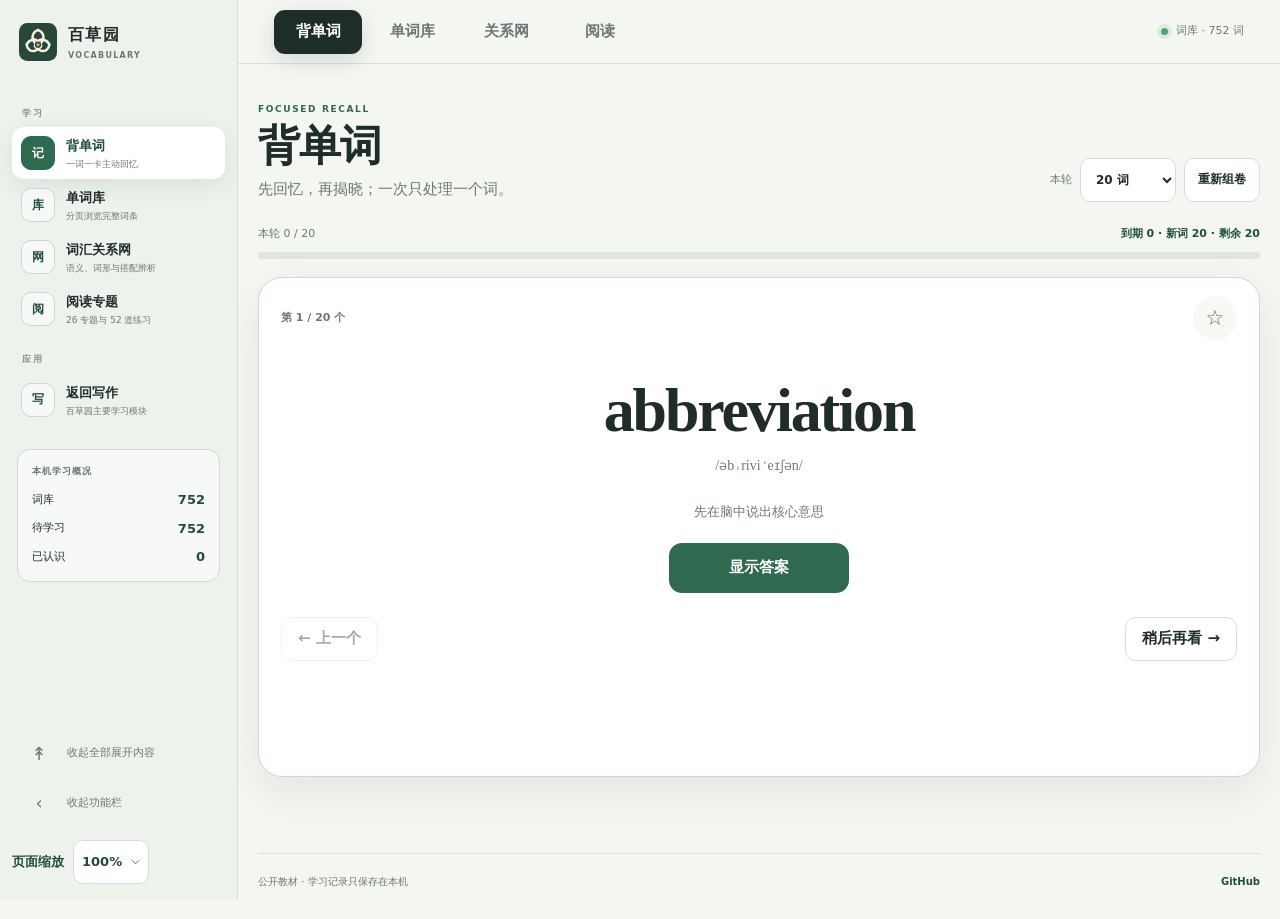
<file: vocabulary/index.html>
<!doctype html>
<html lang="zh-CN">
<head>
  <meta charset="utf-8">
  <meta name="viewport" content="width=device-width, initial-scale=1, viewport-fit=cover">
  <meta name="theme-color" content="#f4f6f1">
  <meta name="description" content="百草园难词学习：单卡背诵、分组学习、分页词库与本地复习状态。">
  <title>单词学习｜百草园</title>
  <link rel="manifest" href="../manifest.webmanifest">
  <link rel="icon" href="../assets/icons/app-icon.svg" type="image/svg+xml">
  <link rel="stylesheet" href="../assets/css/vocabulary.css">
  <link rel="stylesheet" href="../assets/css/page-zoom.css">
</head>
<body data-module="vocabulary">
  <a class="skip-link" href="#mainContent">跳到学习区</a>
  <div class="vocab-shell" id="vocabShell">
    <button class="drawer-shade" id="drawerShade" type="button" aria-label="关闭功能栏" hidden></button>

    <aside class="vocab-sidebar" id="vocabSidebar" aria-label="单词功能栏">
      <button class="drawer-close" id="closeVocabDrawer" type="button">关闭目录</button>
      <a class="vocab-brand" href="../" aria-label="返回百草园首页">
        <img src="../assets/icons/app-icon.svg" alt="">
        <span class="brand-copy"><strong>百草园</strong><small>VOCABULARY</small></span>
      </a>

      <nav class="side-nav" aria-label="单词学习功能">
        <p>学习</p>
        <button type="button" data-view-button="study" aria-pressed="true">
          <span class="side-icon" aria-hidden="true">记</span><span class="side-label"><strong>背单词</strong><small>一词一卡主动回忆</small></span>
        </button>
        <button type="button" data-view-button="library" aria-pressed="false">
          <span class="side-icon" aria-hidden="true">库</span><span class="side-label"><strong>单词库</strong><small>分页浏览完整词条</small></span>
        </button>
        <a href="./networks/">
          <span class="side-icon" aria-hidden="true">网</span><span class="side-label"><strong>词汇关系网</strong><small>语义、词形与搭配辨析</small></span>
        </a>
        <a href="./reading/">
          <span class="side-icon" aria-hidden="true">阅</span><span class="side-label"><strong>阅读专题</strong><small>26 专题与 52 道练习</small></span>
        </a>
        <p>应用</p>
        <a href="../writing/part-b/">
          <span class="side-icon" aria-hidden="true">写</span><span class="side-label"><strong>返回写作</strong><small>百草园主要学习模块</small></span>
        </a>
      </nav>

      <section class="side-progress" aria-label="词库学习概况">
        <p>本机学习概况</p>
        <div><span>词库</span><strong id="sideTotal">0</strong></div>
        <div><span>待学习</span><strong id="sidePending">0</strong></div>
        <div><span>已认识</span><strong id="sideKnown">0</strong></div>
      </section>

      <div class="sidebar-footer">
        <button class="sidebar-tool" id="collapseAllWords" type="button">
          <span aria-hidden="true">↟</span><span class="side-label">收起全部展开内容</span>
        </button>
        <button class="sidebar-tool" id="vocabSidebarCollapse" type="button" aria-expanded="true">
          <span class="sidebar-collapse-icon" aria-hidden="true">‹</span><span class="side-label" id="vocabSidebarCollapseLabel">收起功能栏</span>
        </button>
      </div>
      <div class="page-zoom-setting" hidden>
        <label for="pageZoom">页面缩放</label>
        <select id="pageZoom" class="page-zoom" data-page-zoom aria-label="整页缩放"><option>100%</option></select>
      </div>
    </aside>

    <main class="vocab-workspace" id="mainContent">
      <header class="vocab-topbar">
        <button class="top-icon mobile-only" id="openVocabDrawer" type="button" aria-label="打开功能栏" aria-expanded="false">☰</button>
        <nav class="view-tabs" aria-label="单词分页；双击当前页返回顶部">
          <button class="top-page-button" type="button" data-view-button="study" aria-pressed="true" title="双击返回顶部">背单词</button>
          <button class="top-page-button" type="button" data-view-button="library" aria-pressed="false" title="双击返回顶部">单词库</button>
          <a class="top-page-button" href="./networks/">关系网</a>
          <a class="top-page-button" href="./reading/">阅读</a>
        </nav>
        <div class="top-status">
          <span class="status-dot" aria-hidden="true"></span>
          <span id="vocabularyStatus">正在读取词库…</span>
        </div>
      </header>

      <section class="app-view study-view" id="studyView" data-view="study" aria-labelledby="studyTitle">
        <header class="view-heading">
          <div>
            <p class="eyebrow">FOCUSED RECALL</p>
            <h1 id="studyTitle">背单词</h1>
            <p>先回忆，再揭晓；一次只处理一个词。</p>
          </div>
          <div class="study-setup">
            <label for="sessionSize">本轮</label>
            <select id="sessionSize">
              <option value="10">10 词</option>
              <option value="20" selected>20 词</option>
              <option value="30">30 词</option>
            </select>
            <button id="restartSession" type="button">重新组卷</button>
          </div>
        </header>

        <div class="study-progress" aria-live="polite">
          <div><span id="studyProgressText">准备学习…</span><strong id="studyRoundStatus">未开始</strong></div>
          <div class="progress-track" aria-hidden="true"><span id="studyProgressBar"></span></div>
        </div>
        <p class="action-status" id="vocabActionStatus" role="status" aria-live="polite"></p>

        <section class="study-stage" id="studyStage" aria-live="polite" aria-busy="true">
          <p class="loading-state">正在准备本轮单词…</p>
        </section>
      </section>

      <section class="app-view library-view" id="libraryView" data-view="library" aria-labelledby="libraryTitle" hidden>
        <header class="view-heading library-heading">
          <div>
            <p class="eyebrow">WORD LIBRARY</p>
            <h1 id="libraryTitle">单词库</h1>
            <p>每页只显示当前一组，展开查看完整词条。</p>
          </div>
          <button class="primary-action" id="studyVisibleWords" type="button">背当前筛选</button>
        </header>

        <section class="library-tools" aria-label="词库筛选">
          <label class="search-box" for="wordSearch">
            <span aria-hidden="true">⌕</span>
            <input id="wordSearch" type="search" inputmode="search" autocomplete="off" placeholder="查单词或中文义">
          </label>
          <div id="wordFilters" class="filter-row" aria-label="掌握程度筛选">
            <button type="button" data-filter="all" aria-pressed="true">全部 <span>0</span></button>
            <button type="button" data-filter="unrated" aria-pressed="false">未学 <span>0</span></button>
            <button type="button" data-filter="unknown" aria-pressed="false">不会 <span>0</span></button>
            <button type="button" data-filter="unstable" aria-pressed="false">模糊 <span>0</span></button>
            <button type="button" data-filter="known" aria-pressed="false">认识 <span>0</span></button>
            <button type="button" data-filter="starred" aria-pressed="false">收藏 <span>0</span></button>
          </div>
        </section>

        <div class="library-summary">
          <p id="wordCount">正在读取词库…</p>
          <p>双击上方“单词库”返回顶部</p>
        </div>
        <nav class="pagination top-pagination" id="topPagination" aria-label="词库顶部翻页"></nav>
        <section aria-live="polite" aria-busy="false">
          <p id="wordLoading" class="loading-state">正在加载难词…</p>
          <div id="wordList" class="word-list"></div>
        </section>
        <nav class="pagination bottom-pagination" id="bottomPagination" aria-label="词库底部翻页"></nav>
      </section>

      <footer class="vocab-footer">
        <span>公开教材 · 学习记录只保存在本机</span>
        <a href="https://github.com/ztl3106742440-hub/baicaoyuan" rel="noopener">GitHub</a>
      </footer>
    </main>
  </div>

  <script type="module" src="../assets/js/vocabulary-app.js"></script>
</body>
</html>
</file>
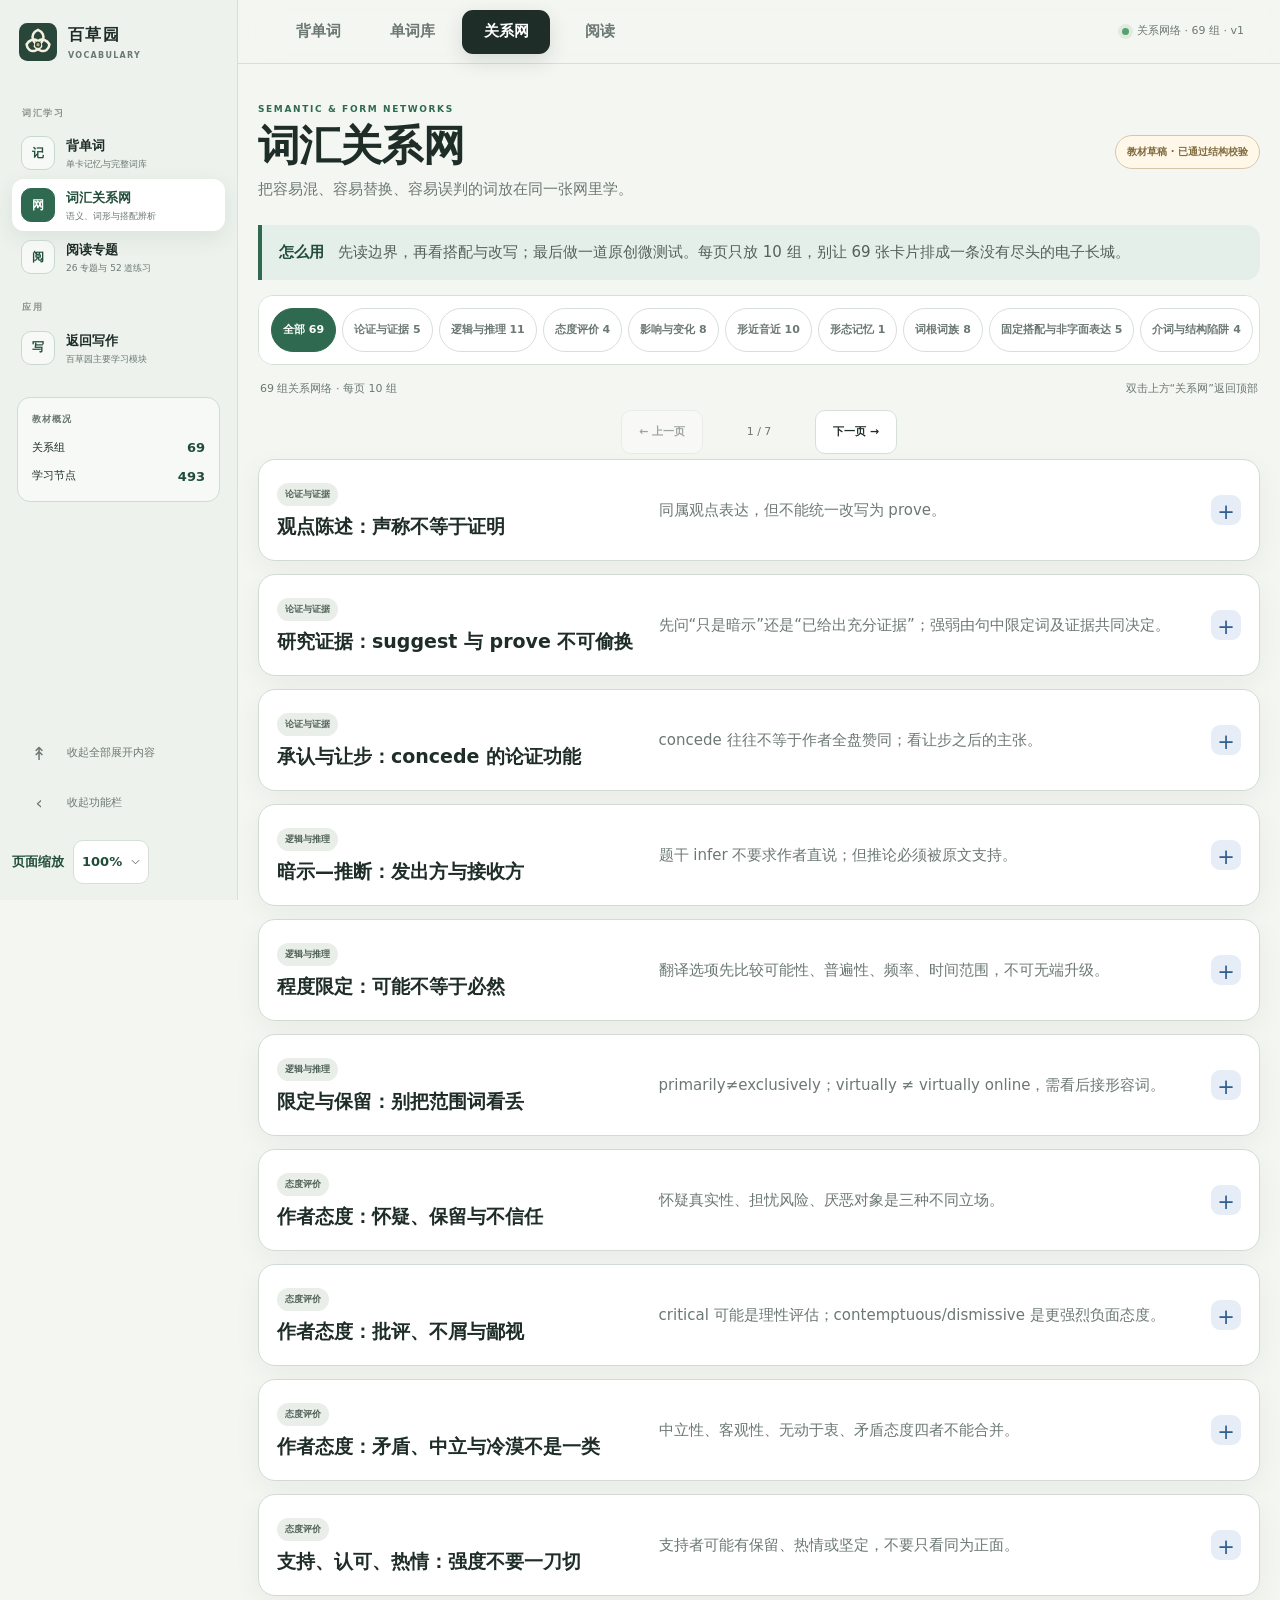
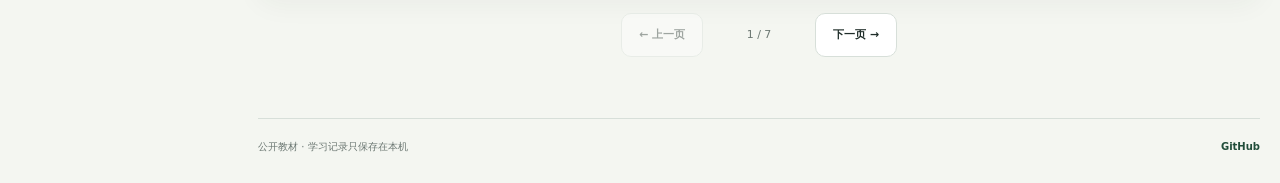
<file: vocabulary/networks/index.html>
<!doctype html>
<html lang="zh-CN">
<head>
  <meta charset="utf-8">
  <meta name="viewport" content="width=device-width, initial-scale=1, viewport-fit=cover">
  <meta name="theme-color" content="#f4f6f1">
  <meta name="description" content="百草园词汇关系网：按语义、词形、搭配和命题替换成组学习。">
  <title>词汇关系网｜百草园</title>
  <link rel="manifest" href="../../manifest.webmanifest">
  <link rel="icon" href="../../assets/icons/app-icon.svg" type="image/svg+xml">
  <link rel="stylesheet" href="../../assets/css/vocabulary.css">
  <link rel="stylesheet" href="../../assets/css/study-materials.css">
  <link rel="stylesheet" href="../../assets/css/page-zoom.css">
</head>
<body data-module="networks">
  <a class="skip-link" href="#mainContent">跳到学习区</a>
  <div class="vocab-shell" id="vocabShell">
    <button class="drawer-shade" id="drawerShade" type="button" aria-label="关闭功能栏" hidden></button>
    <aside class="vocab-sidebar" id="vocabSidebar" aria-label="词汇学习功能栏">
      <button class="drawer-close" id="closeVocabDrawer" type="button">关闭目录</button>
      <a class="vocab-brand" href="../../" aria-label="返回百草园首页"><img src="../../assets/icons/app-icon.svg" alt=""><span class="brand-copy"><strong>百草园</strong><small>VOCABULARY</small></span></a>
      <nav class="side-nav" aria-label="词汇学习功能">
        <p>词汇学习</p>
        <a href="../"><span class="side-icon" aria-hidden="true">记</span><span class="side-label"><strong>背单词</strong><small>单卡记忆与完整词库</small></span></a>
        <a class="active-side-link" href="./" aria-current="page"><span class="side-icon" aria-hidden="true">网</span><span class="side-label"><strong>词汇关系网</strong><small>语义、词形与搭配辨析</small></span></a>
        <a href="../reading/"><span class="side-icon" aria-hidden="true">阅</span><span class="side-label"><strong>阅读专题</strong><small>26 专题与 52 道练习</small></span></a>
        <p>应用</p>
        <a href="../../writing/part-b/"><span class="side-icon" aria-hidden="true">写</span><span class="side-label"><strong>返回写作</strong><small>百草园主要学习模块</small></span></a>
      </nav>
      <section class="side-progress" aria-label="关系网概况">
        <p>教材概况</p><div><span>关系组</span><strong id="sideNetworkTotal">0</strong></div><div><span>学习节点</span><strong id="sideTermTotal">0</strong></div>
      </section>
      <div class="sidebar-footer">
        <button class="sidebar-tool" id="collapseAllStudy" type="button"><span aria-hidden="true">↟</span><span class="side-label">收起全部展开内容</span></button>
        <button class="sidebar-tool" id="vocabSidebarCollapse" type="button" aria-expanded="true"><span class="sidebar-collapse-icon" aria-hidden="true">‹</span><span class="side-label" id="vocabSidebarCollapseLabel">收起功能栏</span></button>
      </div>
      <div class="page-zoom-setting" hidden>
        <label for="pageZoom">页面缩放</label>
        <select id="pageZoom" class="page-zoom" data-page-zoom aria-label="整页缩放"><option>100%</option></select>
      </div>
    </aside>
    <main class="vocab-workspace" id="mainContent">
      <header class="vocab-topbar learning-topbar">
        <button class="top-icon mobile-only" id="openVocabDrawer" type="button" aria-label="打开功能栏" aria-expanded="false">☰</button>
        <nav class="view-tabs" aria-label="词汇模块分页；双击当前页返回顶部">
          <a class="top-page-button" href="../">背单词</a><a class="top-page-button" href="../?view=library">单词库</a><a class="top-page-button" href="./" aria-current="page" data-scroll-top>关系网</a><a class="top-page-button" href="../reading/">阅读</a>
        </nav>
        <div class="top-status"><span class="status-dot" aria-hidden="true"></span><span id="vocabularyStatus">正在读取关系网络…</span></div>
      </header>
      <section class="app-view material-view" aria-labelledby="networkTitle">
        <header class="view-heading material-heading"><div><p class="eyebrow">SEMANTIC & FORM NETWORKS</p><h1 id="networkTitle">词汇关系网</h1><p>把容易混、容易替换、容易误判的词放在同一张网里学。</p></div><span class="draft-notice">教材草稿 · 已通过结构校验</span></header>
        <div class="material-intro"><strong>怎么用</strong><p>先读边界，再看搭配与改写；最后做一道原创微测试。每页只放 10 组，别让 69 张卡片排成一条没有尽头的电子长城。</p></div>
        <div class="filter-row material-filters" id="networkFilters" aria-label="按功能分类"></div>
        <div class="library-summary"><p id="networkSummary">正在统计…</p><p>双击上方“关系网”返回顶部</p></div>
        <nav class="pagination top-pagination" id="networkPaginationTop" aria-label="关系网络顶部翻页"></nav>
        <section class="network-list" id="networkList" aria-live="polite"><p class="loading-state">正在加载关系网络…</p></section>
        <nav class="pagination bottom-pagination" id="networkPaginationBottom" aria-label="关系网络底部翻页"></nav>
      </section>
      <footer class="vocab-footer"><span>公开教材 · 学习记录只保存在本机</span><a href="https://github.com/ztl3106742440-hub/baicaoyuan" rel="noopener">GitHub</a></footer>
    </main>
  </div>
  <script type="module" src="../../assets/js/networks-app.js"></script>
</body>
</html>
</file>
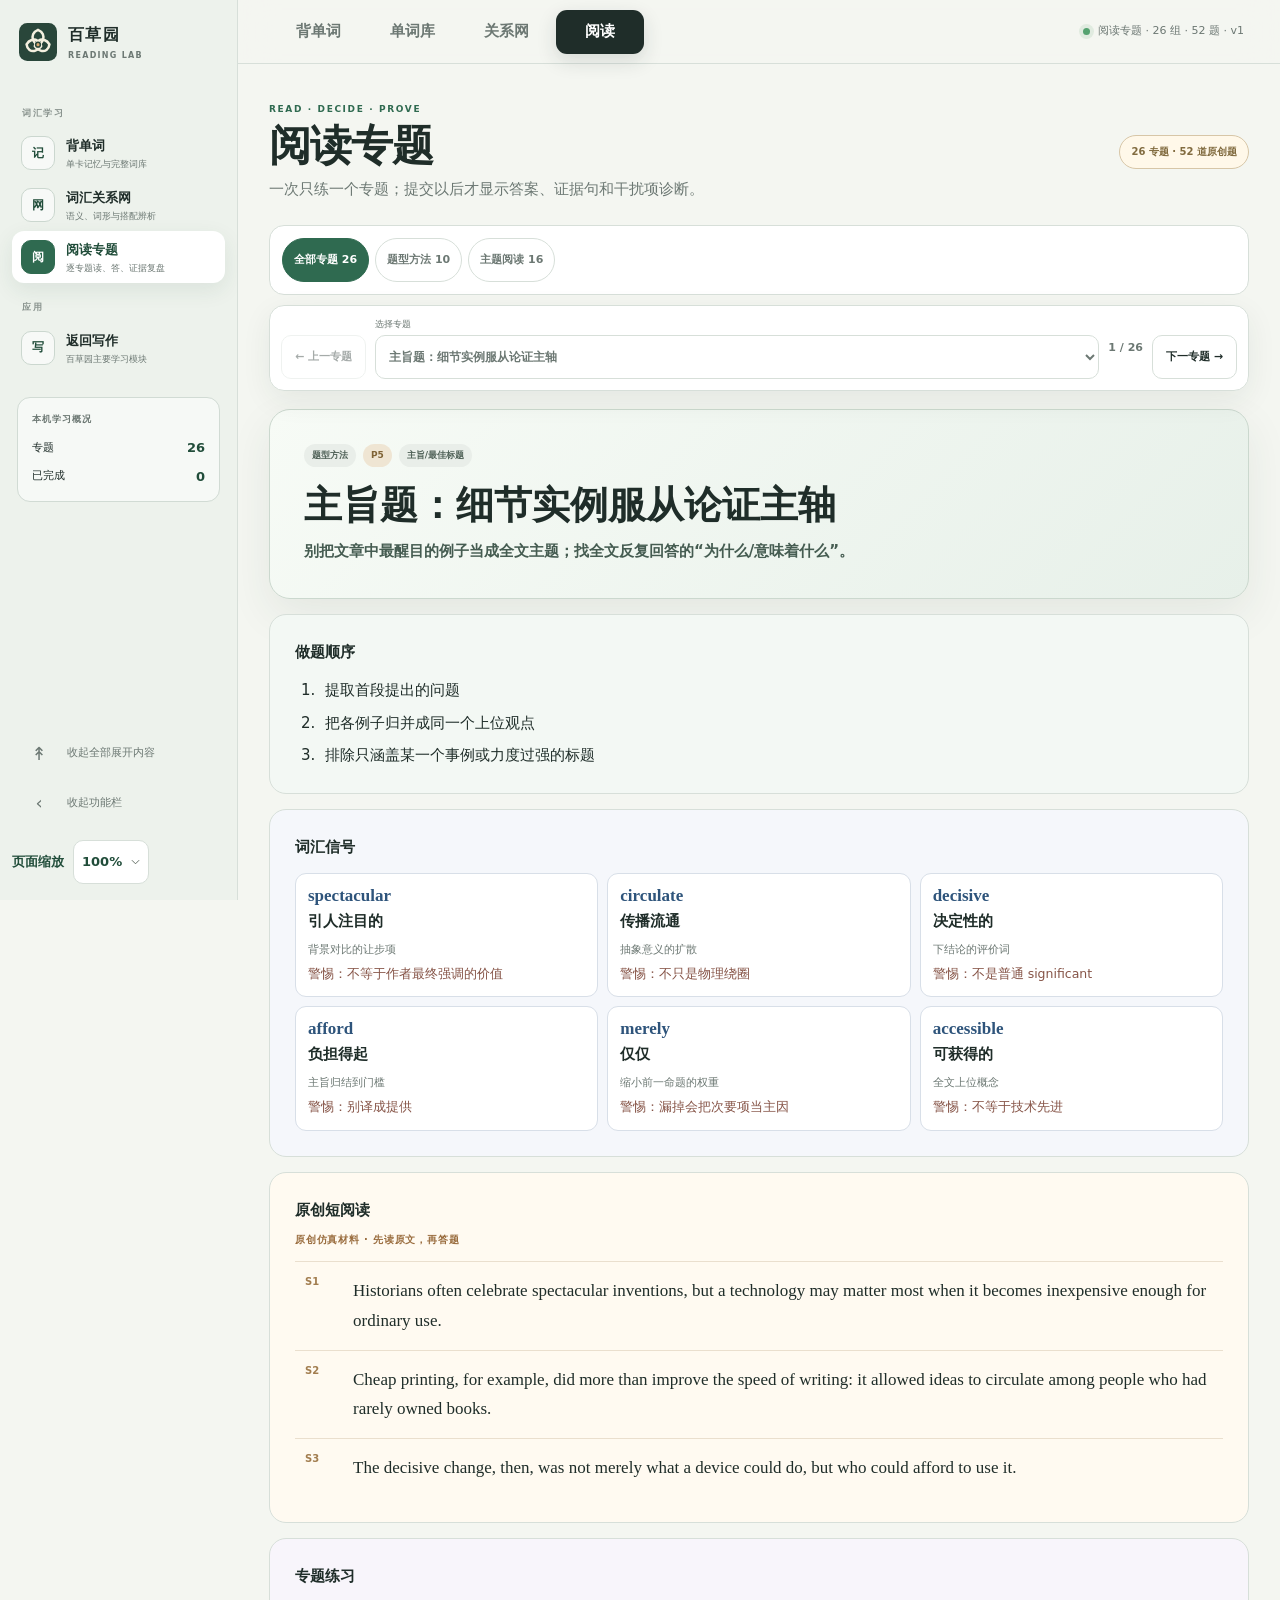
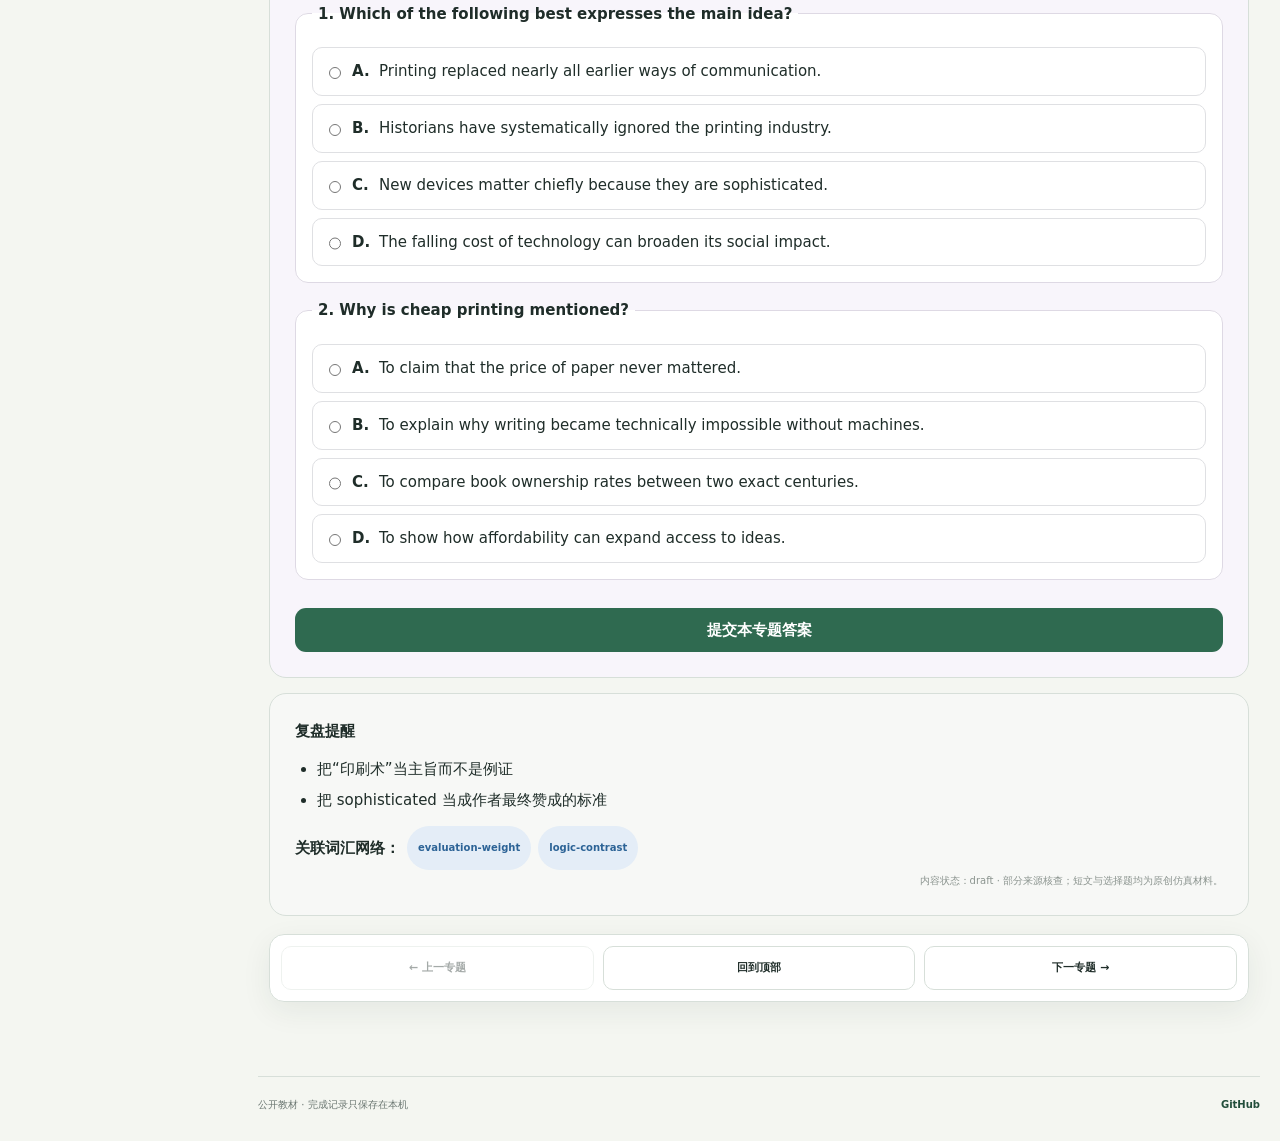
<file: vocabulary/reading/index.html>
<!doctype html>
<html lang="zh-CN">
<head>
  <meta charset="utf-8">
  <meta name="viewport" content="width=device-width, initial-scale=1, viewport-fit=cover">
  <meta name="theme-color" content="#f4f6f1">
  <meta name="description" content="百草园考研英语阅读专题：题型方法、主题阅读、原创短文与选择题训练。">
  <title>阅读专题｜百草园</title>
  <link rel="manifest" href="../../manifest.webmanifest">
  <link rel="icon" href="../../assets/icons/app-icon.svg" type="image/svg+xml">
  <link rel="stylesheet" href="../../assets/css/vocabulary.css">
  <link rel="stylesheet" href="../../assets/css/study-materials.css">
  <link rel="stylesheet" href="../../assets/css/page-zoom.css">
</head>
<body data-module="reading-specials">
  <a class="skip-link" href="#mainContent">跳到学习区</a>
  <div class="vocab-shell" id="vocabShell">
    <button class="drawer-shade" id="drawerShade" type="button" aria-label="关闭功能栏" hidden></button>
    <aside class="vocab-sidebar" id="vocabSidebar" aria-label="词汇学习功能栏">
      <button class="drawer-close" id="closeVocabDrawer" type="button">关闭目录</button>
      <a class="vocab-brand" href="../../" aria-label="返回百草园首页"><img src="../../assets/icons/app-icon.svg" alt=""><span class="brand-copy"><strong>百草园</strong><small>READING LAB</small></span></a>
      <nav class="side-nav" aria-label="词汇学习功能">
        <p>词汇学习</p>
        <a href="../"><span class="side-icon" aria-hidden="true">记</span><span class="side-label"><strong>背单词</strong><small>单卡记忆与完整词库</small></span></a>
        <a href="../networks/"><span class="side-icon" aria-hidden="true">网</span><span class="side-label"><strong>词汇关系网</strong><small>语义、词形与搭配辨析</small></span></a>
        <a class="active-side-link" href="./" aria-current="page"><span class="side-icon" aria-hidden="true">阅</span><span class="side-label"><strong>阅读专题</strong><small>逐专题读、答、证据复盘</small></span></a>
        <p>应用</p>
        <a href="../../writing/part-b/"><span class="side-icon" aria-hidden="true">写</span><span class="side-label"><strong>返回写作</strong><small>百草园主要学习模块</small></span></a>
      </nav>
      <section class="side-progress" aria-label="阅读专题进度">
        <p>本机学习概况</p><div><span>专题</span><strong id="sideModuleTotal">0</strong></div><div><span>已完成</span><strong id="sideCompletedTotal">0</strong></div>
      </section>
      <div class="sidebar-footer">
        <button class="sidebar-tool" id="collapseAllStudy" type="button"><span aria-hidden="true">↟</span><span class="side-label">收起全部展开内容</span></button>
        <button class="sidebar-tool" id="vocabSidebarCollapse" type="button" aria-expanded="true"><span class="sidebar-collapse-icon" aria-hidden="true">‹</span><span class="side-label" id="vocabSidebarCollapseLabel">收起功能栏</span></button>
      </div>
      <div class="page-zoom-setting" hidden>
        <label for="pageZoom">页面缩放</label>
        <select id="pageZoom" class="page-zoom" data-page-zoom aria-label="整页缩放"><option>100%</option></select>
      </div>
    </aside>
    <main class="vocab-workspace" id="mainContent">
      <header class="vocab-topbar learning-topbar">
        <button class="top-icon mobile-only" id="openVocabDrawer" type="button" aria-label="打开功能栏" aria-expanded="false">☰</button>
        <nav class="view-tabs" aria-label="词汇模块分页；双击当前页返回顶部">
          <a class="top-page-button" href="../">背单词</a><a class="top-page-button" href="../?view=library">单词库</a><a class="top-page-button" href="../networks/">关系网</a><a class="top-page-button" href="./" aria-current="page" data-scroll-top>阅读</a>
        </nav>
        <div class="top-status"><span class="status-dot" aria-hidden="true"></span><span id="vocabularyStatus">正在读取阅读专题…</span></div>
      </header>
      <section class="app-view material-view reading-view" aria-labelledby="readingTitle">
        <header class="view-heading material-heading"><div><p class="eyebrow">READ · DECIDE · PROVE</p><h1 id="readingTitle">阅读专题</h1><p>一次只练一个专题；提交以后才显示答案、证据句和干扰项诊断。</p></div><span class="draft-notice">26 专题 · 52 道原创题</span></header>
        <div class="filter-row material-filters" id="readingFilters" aria-label="阅读专题分类"></div>
        <section class="module-navigator" aria-label="专题导航">
          <button id="previousModule" type="button">← 上一专题</button><label for="moduleSelect"><span>选择专题</span><select id="moduleSelect"></select></label><strong id="modulePosition">0 / 0</strong><button id="nextModule" type="button">下一专题 →</button>
        </section>
        <section class="reading-stage" id="readingStage" aria-live="polite"><p class="loading-state">正在加载阅读专题…</p></section>
        <section class="module-navigator bottom-module-navigator" aria-label="专题底部导航">
          <button id="bottomPreviousModule" type="button">← 上一专题</button><button id="bottomModuleTop" type="button">回到顶部</button><button id="bottomNextModule" type="button">下一专题 →</button>
        </section>
      </section>
      <footer class="vocab-footer"><span>公开教材 · 完成记录只保存在本机</span><a href="https://github.com/ztl3106742440-hub/baicaoyuan" rel="noopener">GitHub</a></footer>
    </main>
  </div>
  <script type="module" src="../../assets/js/reading-app.js"></script>
</body>
</html>
</file>
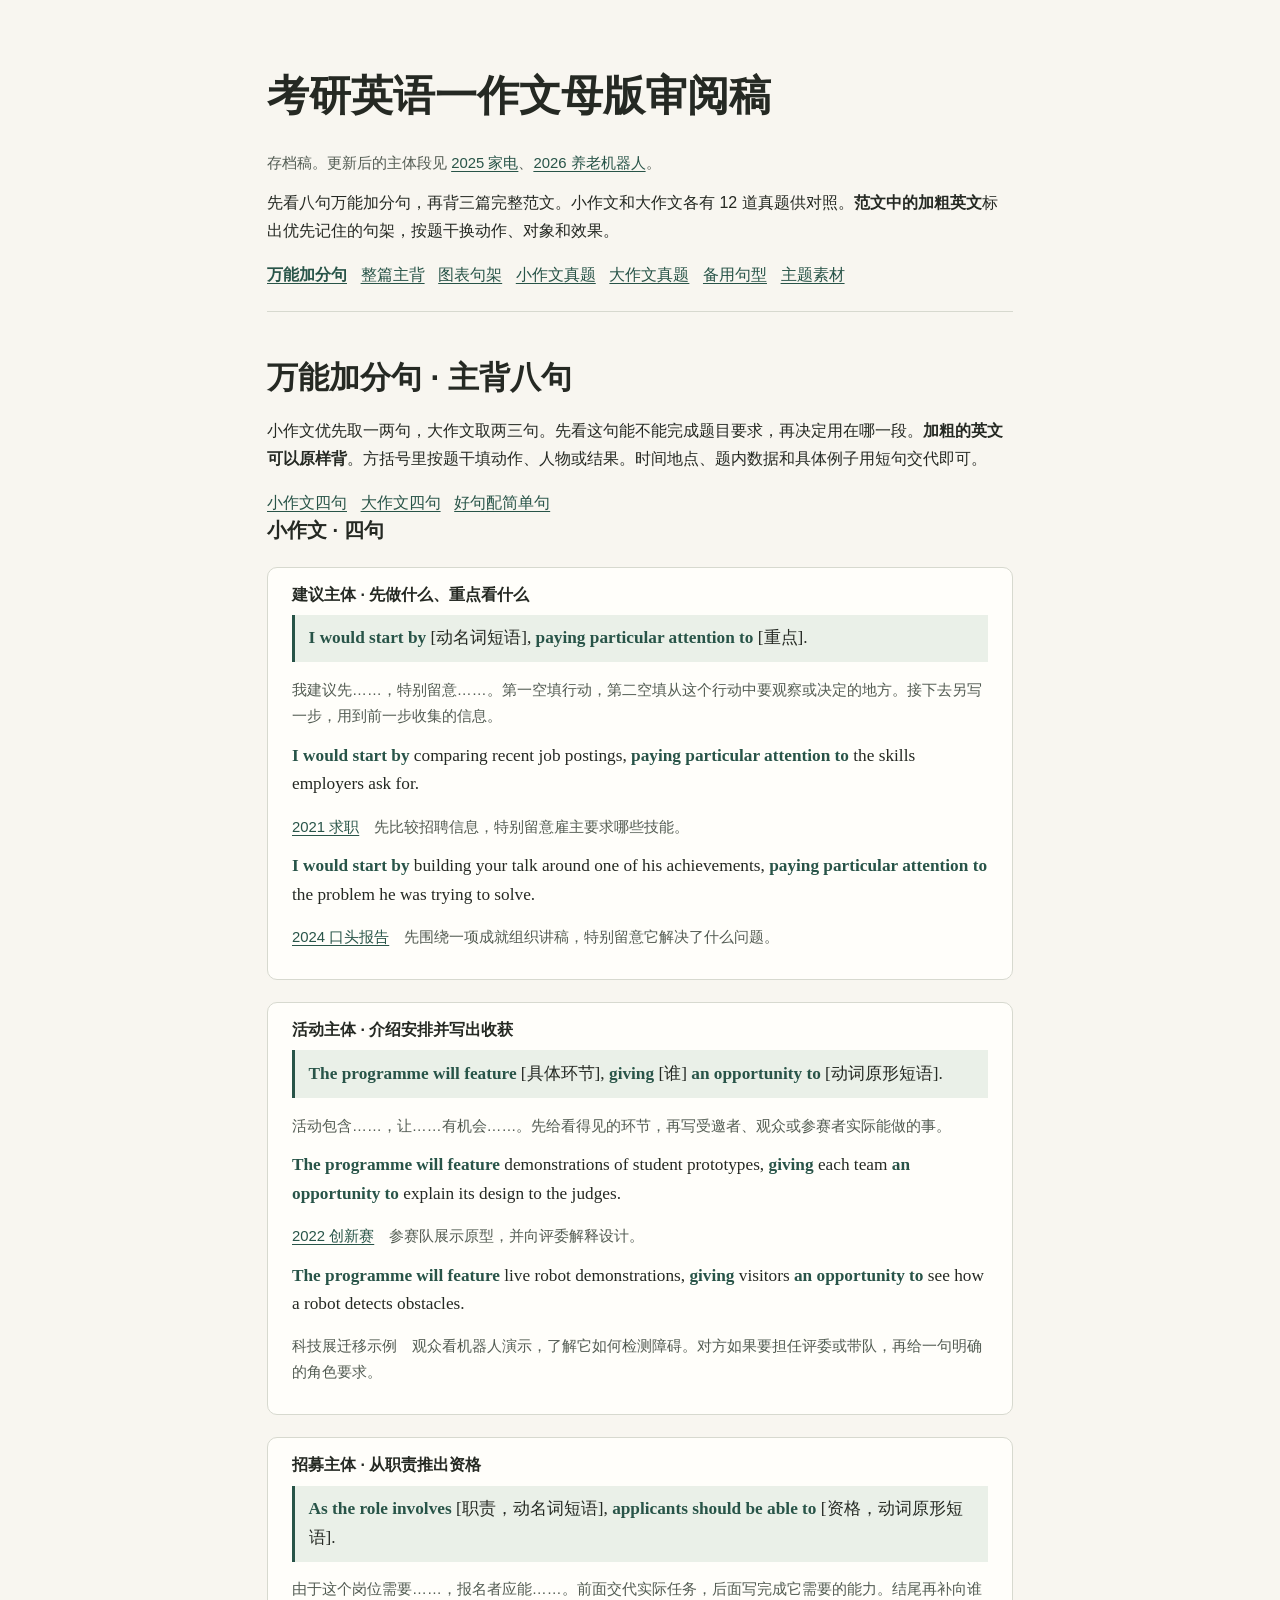
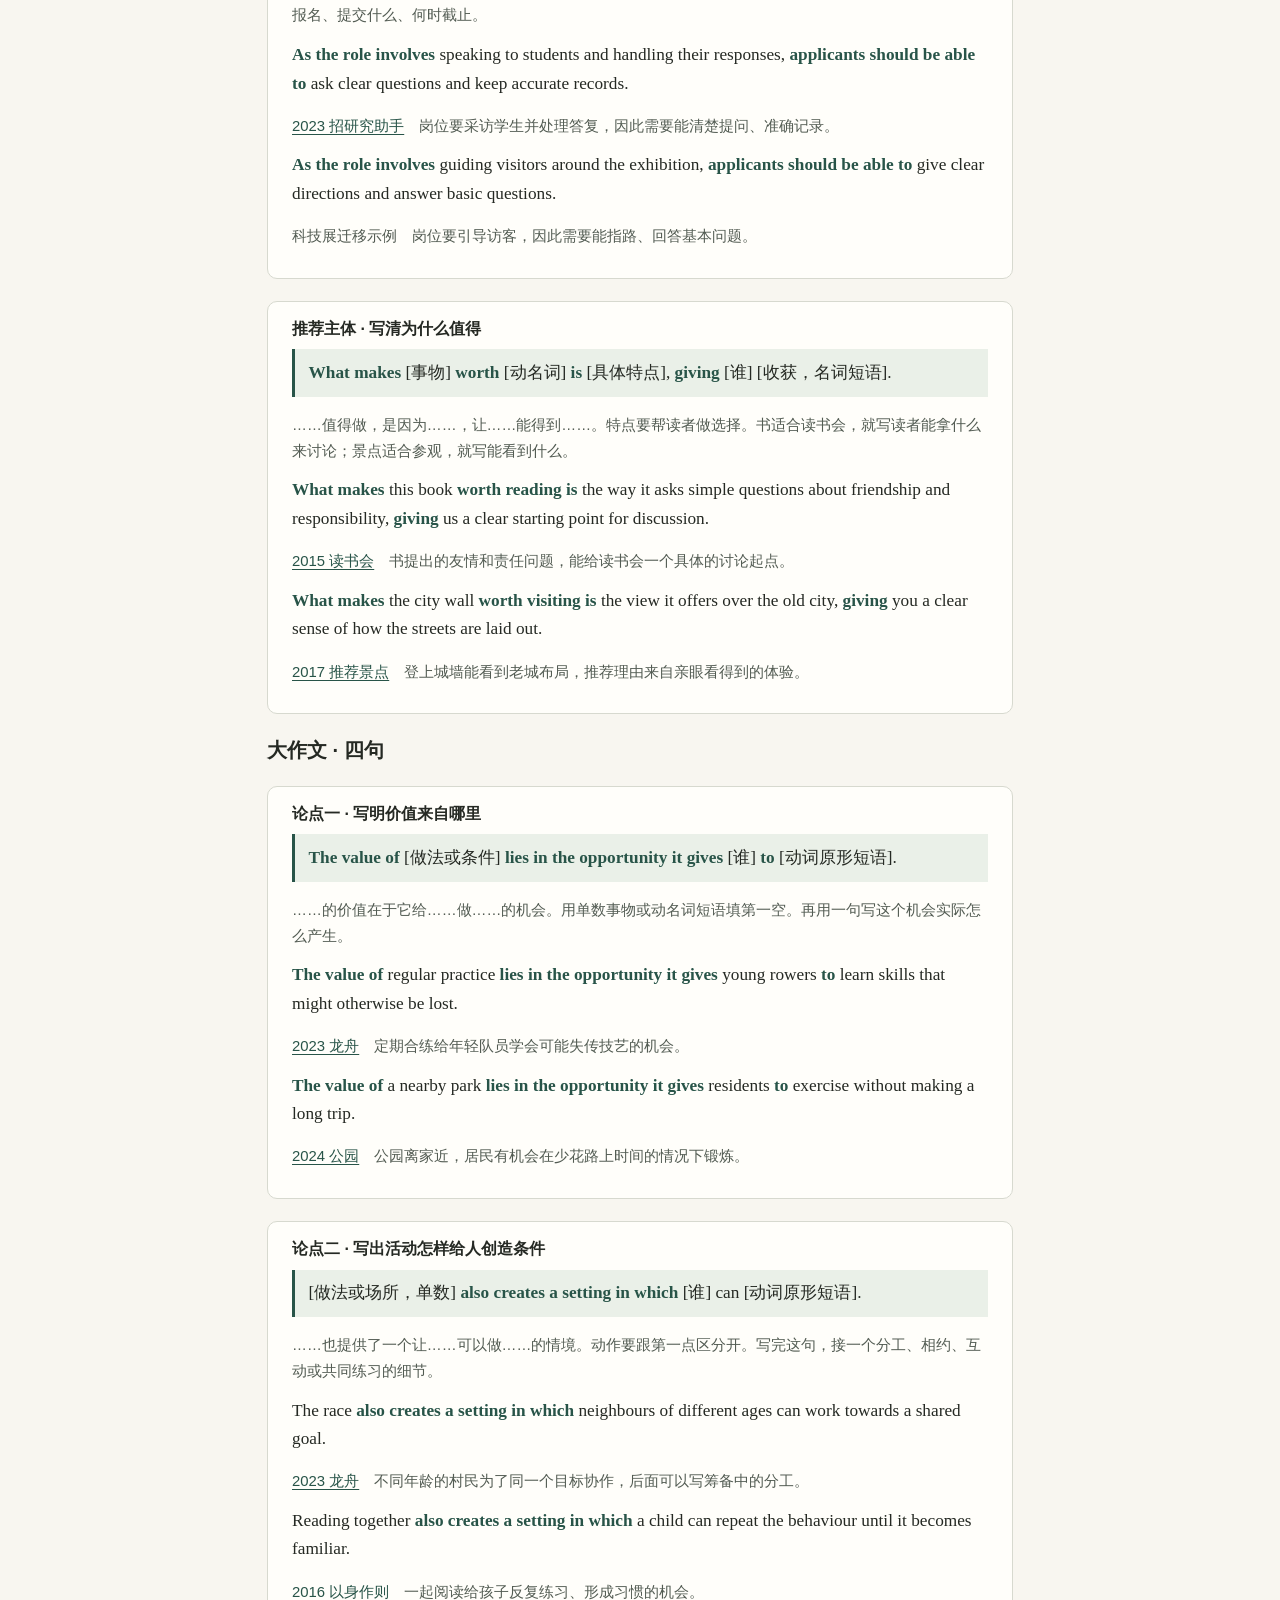
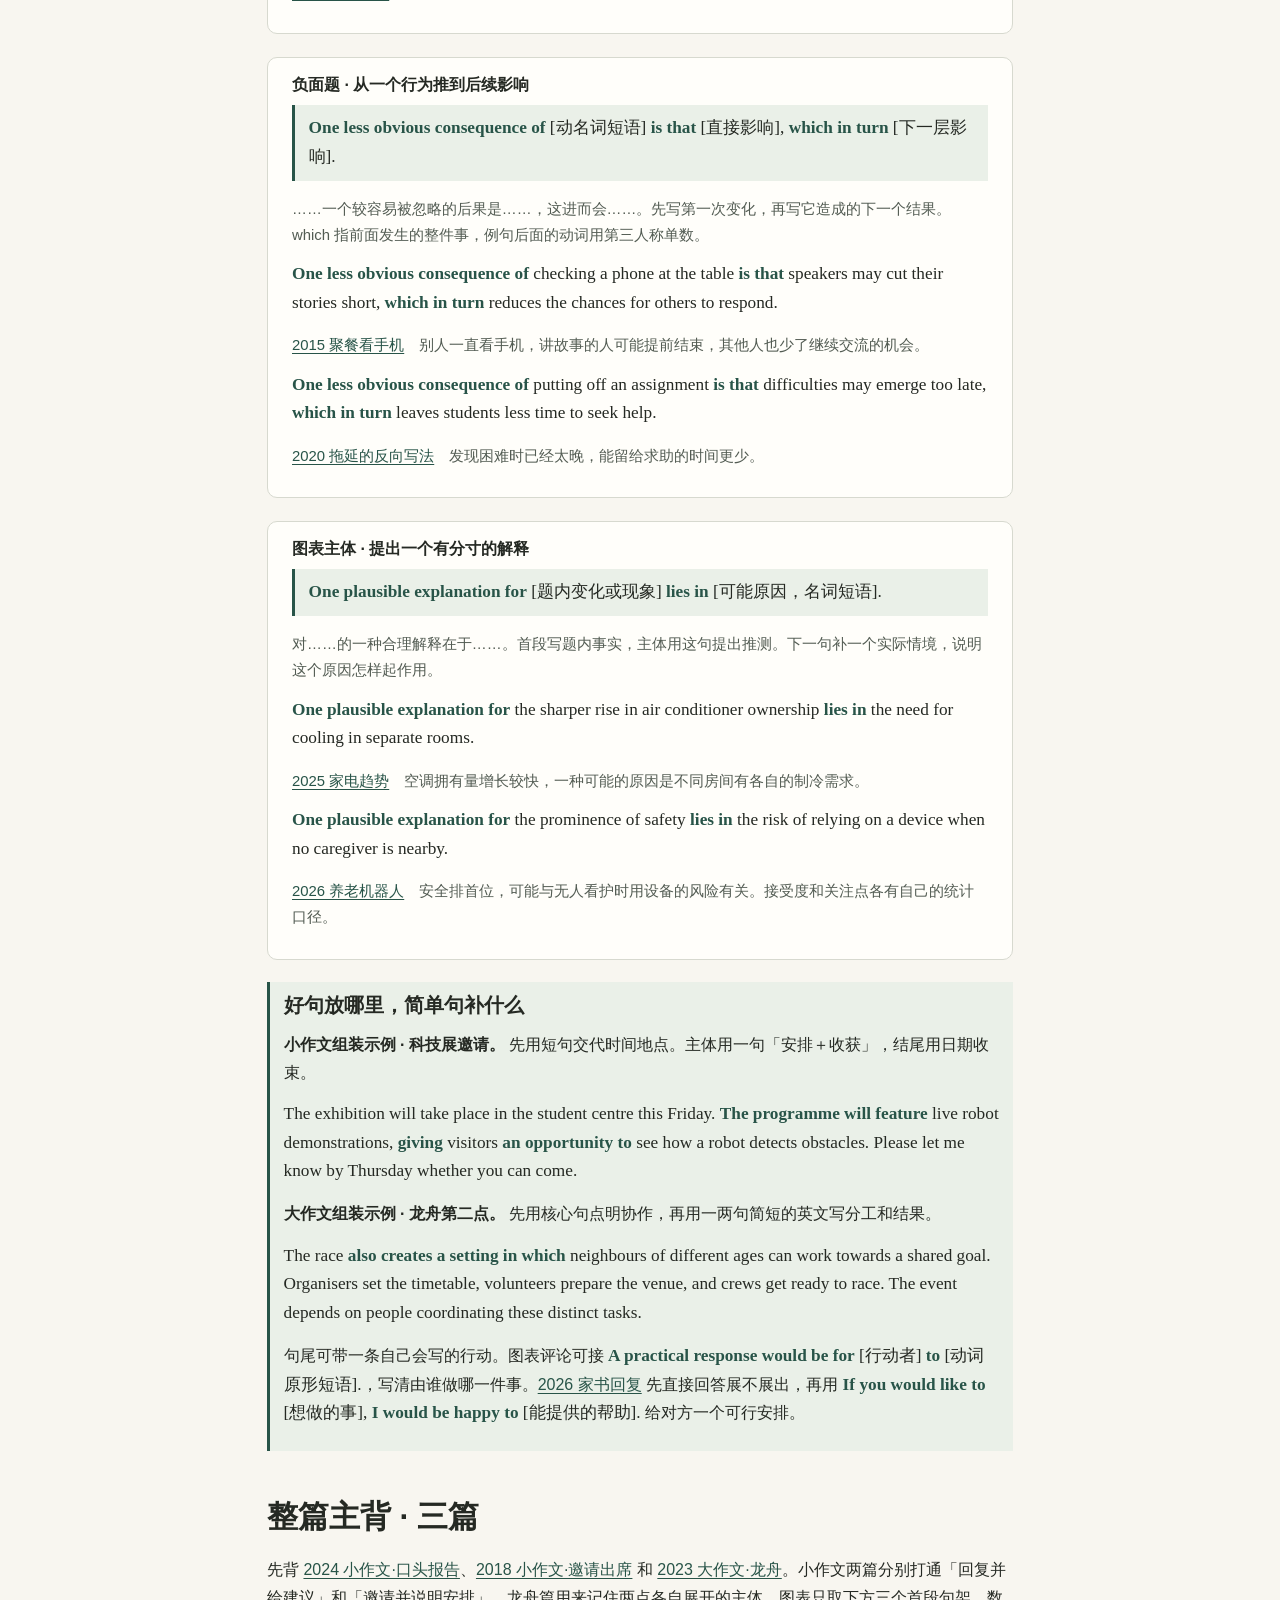
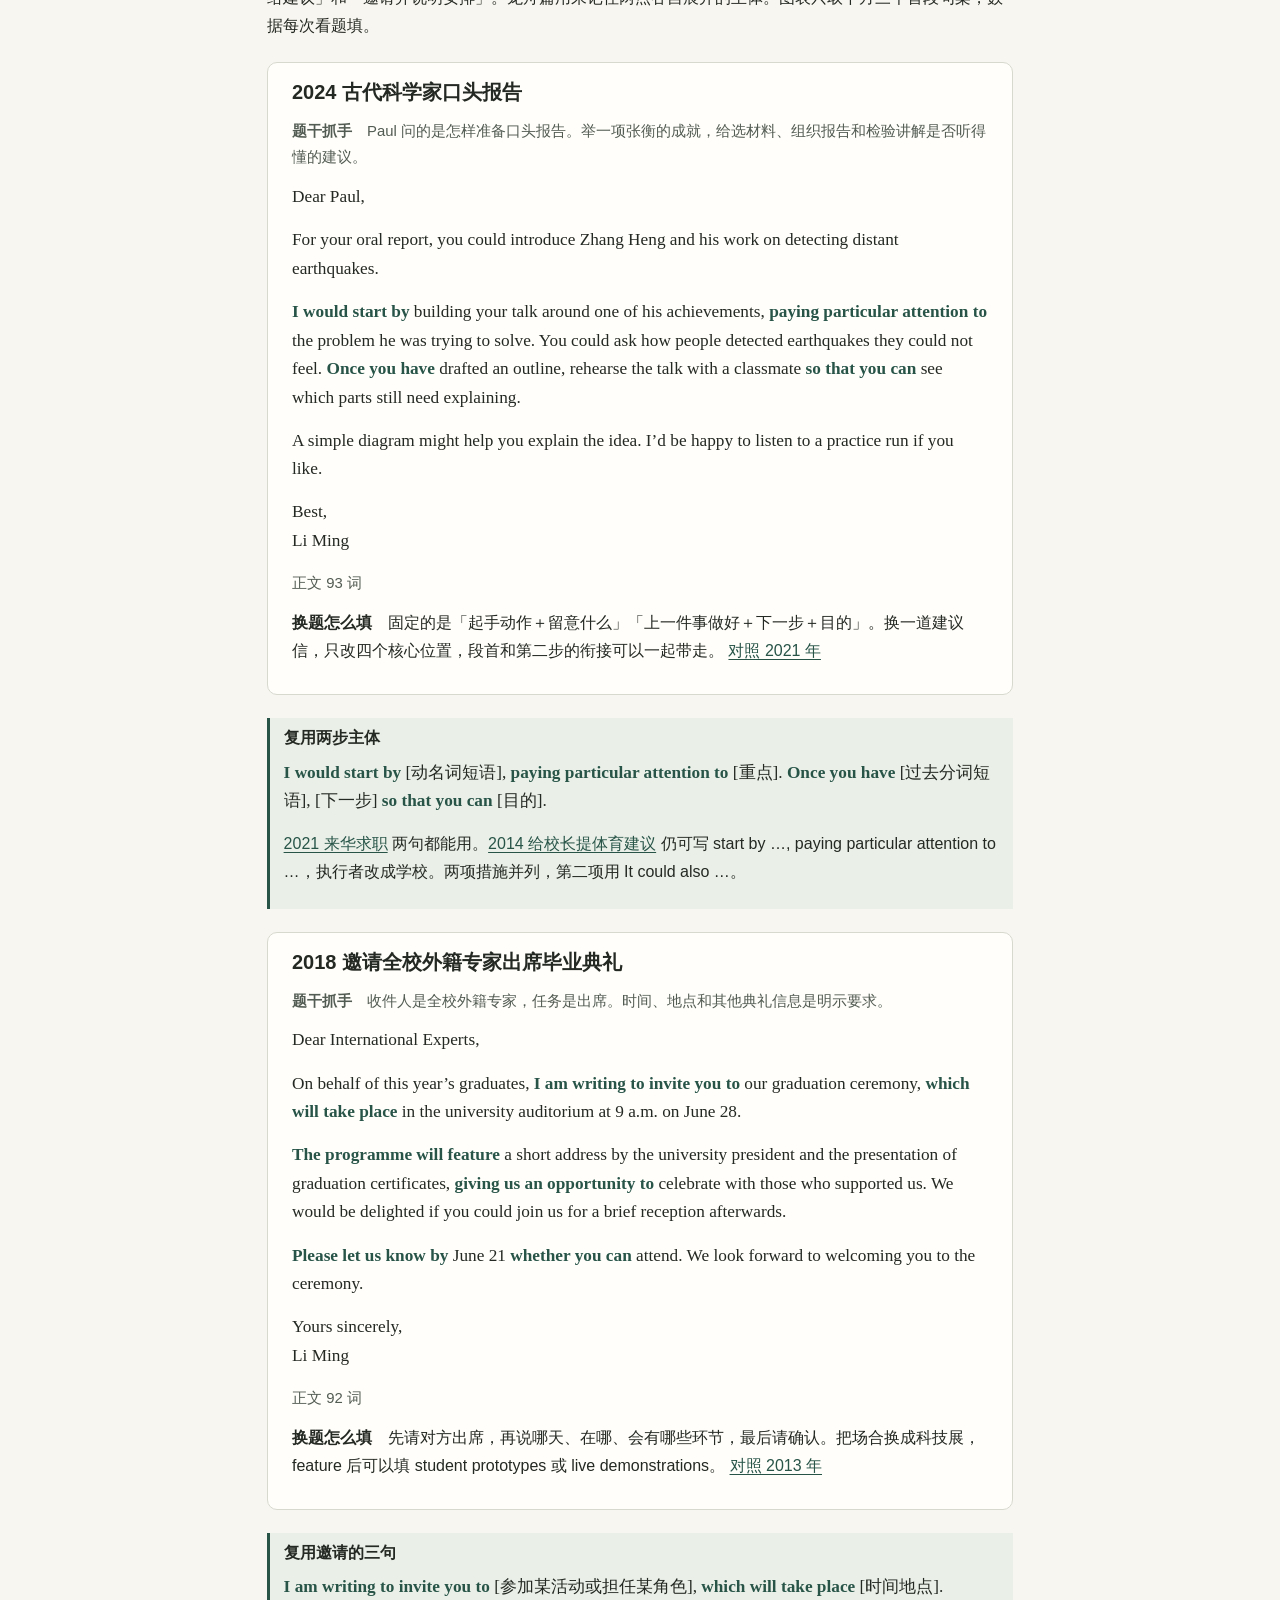
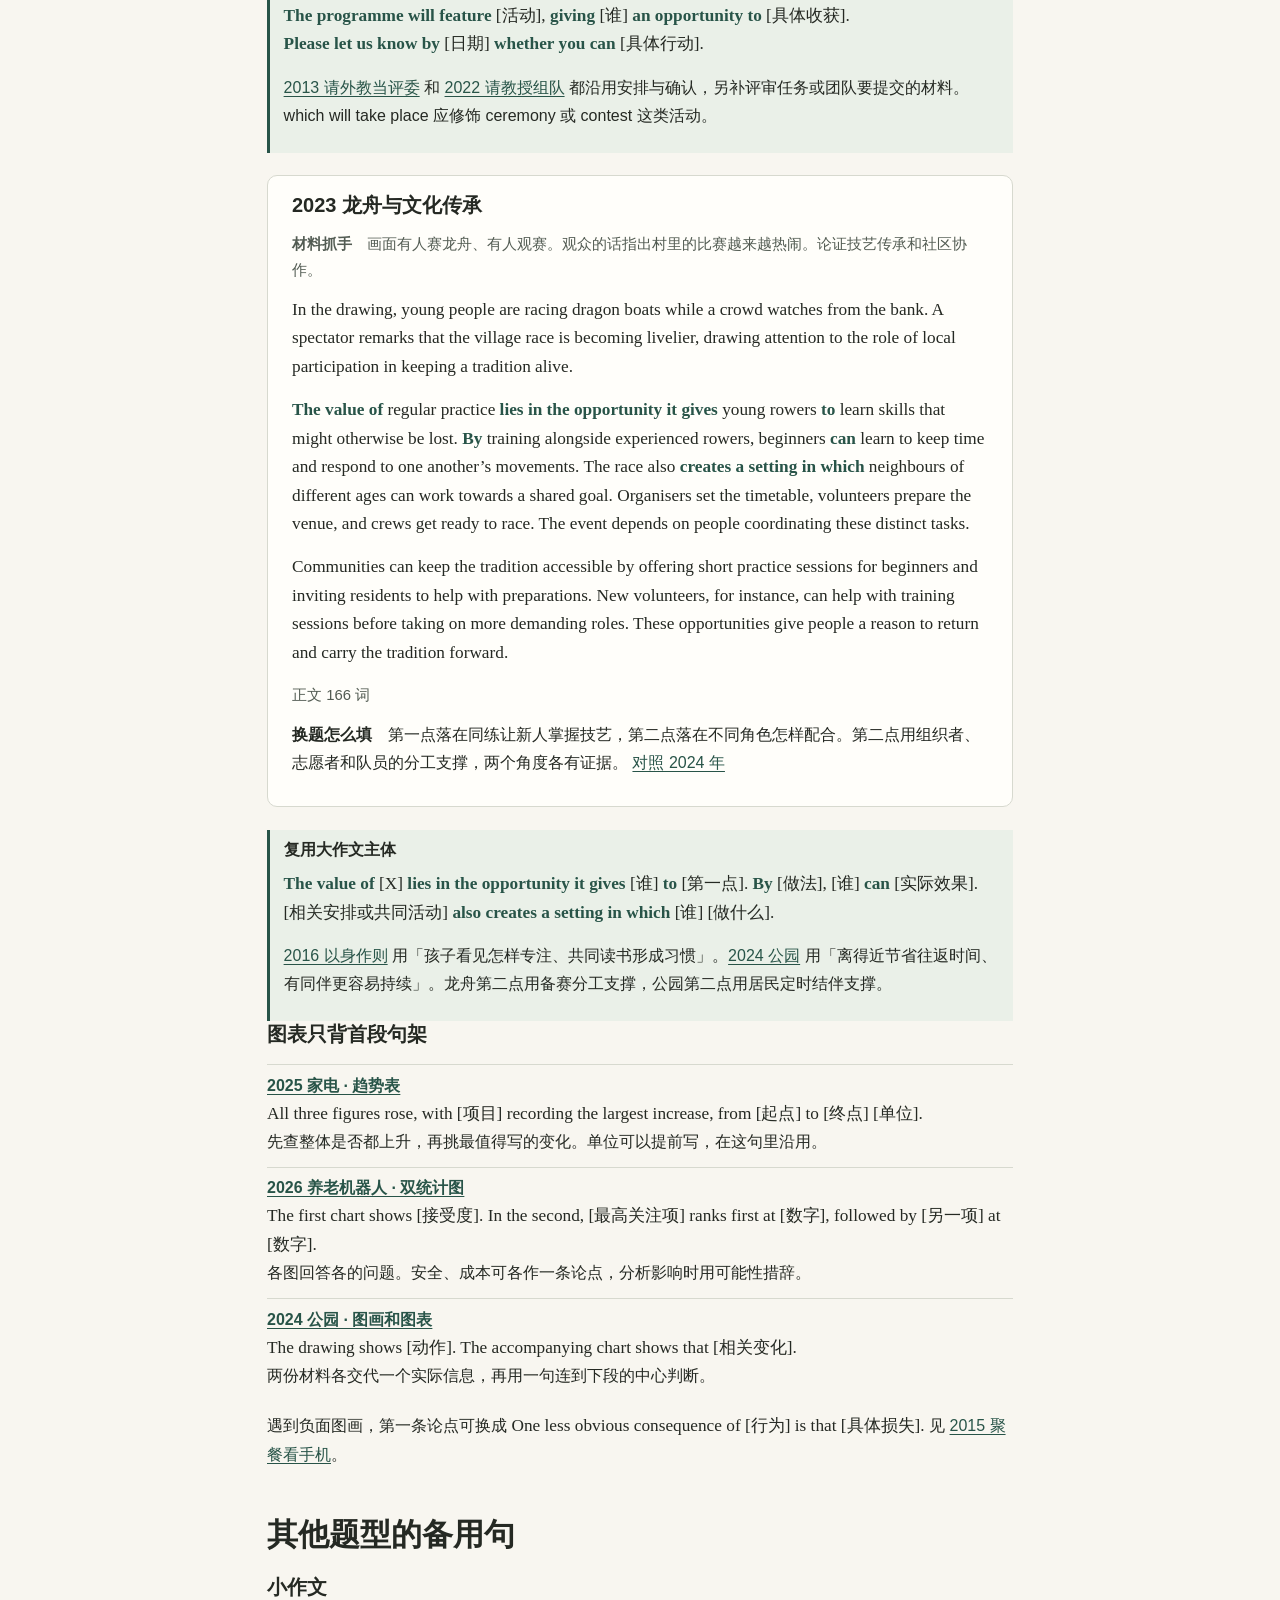
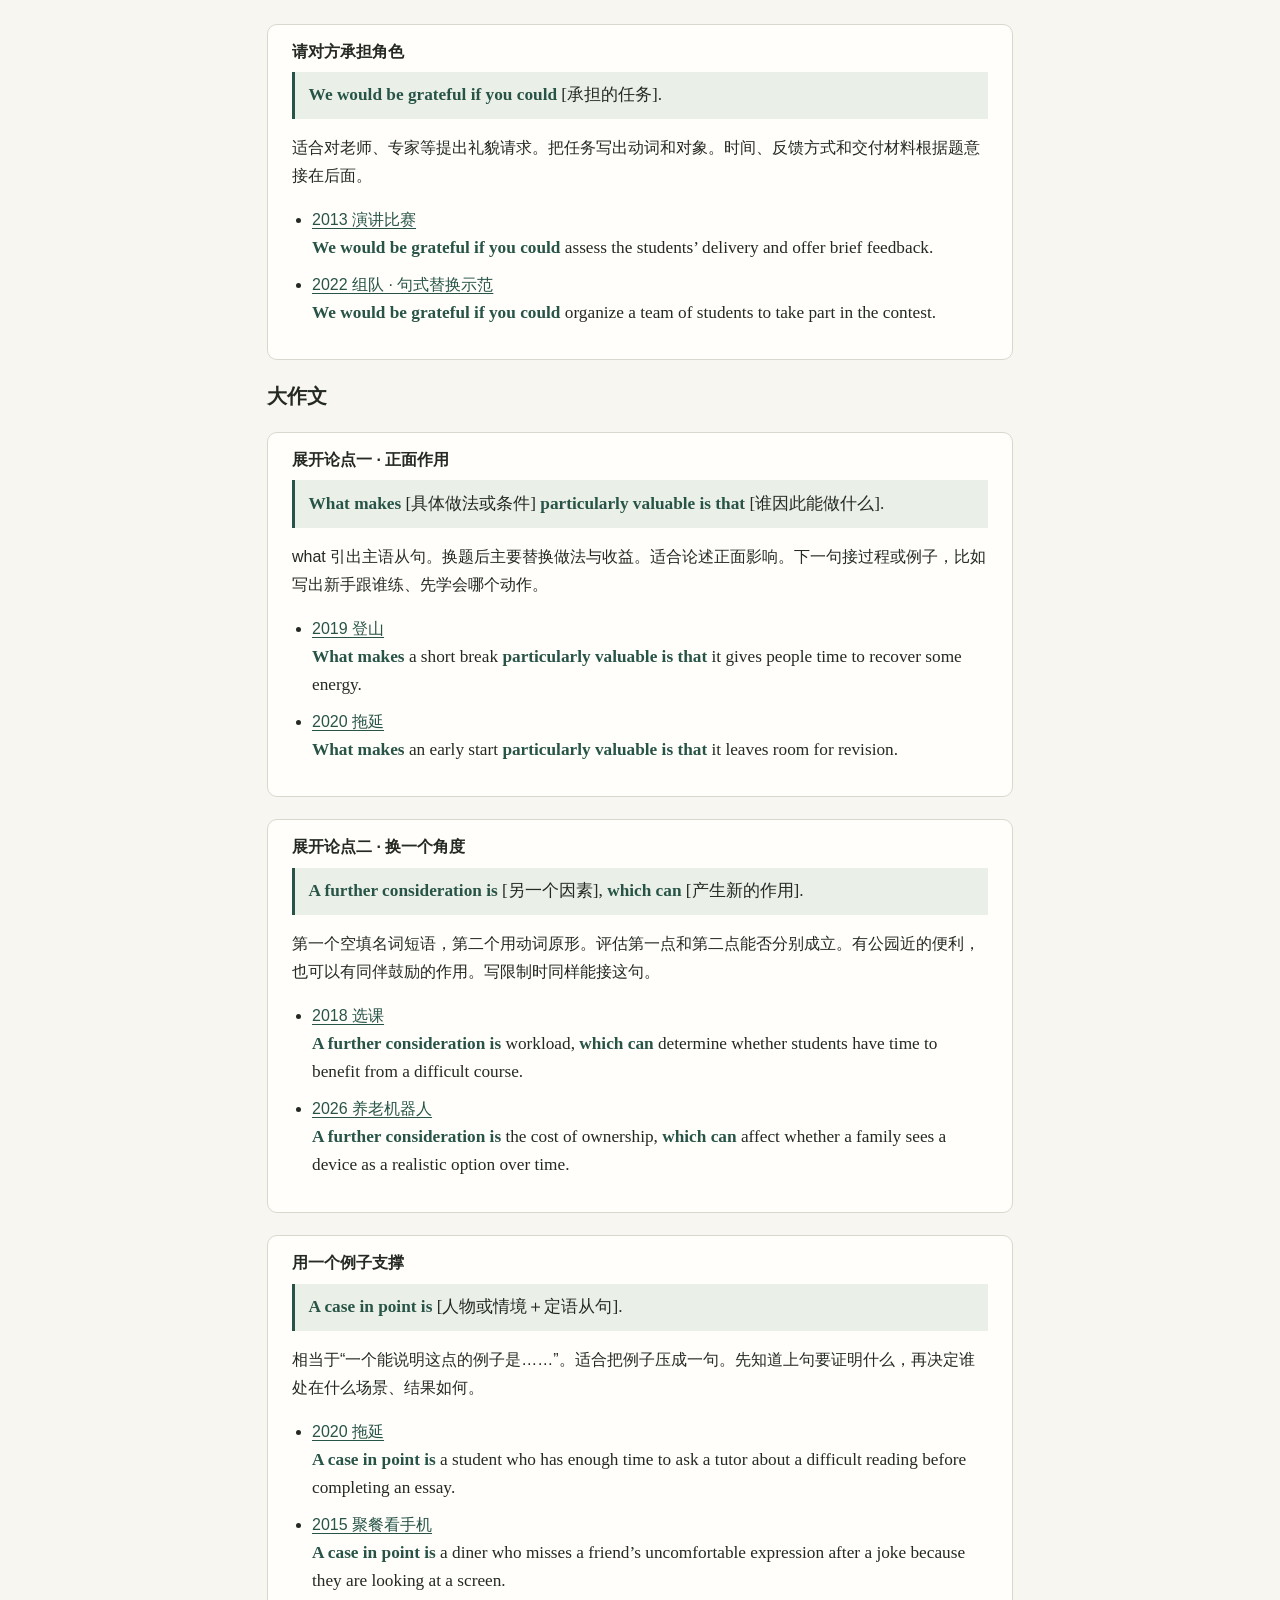
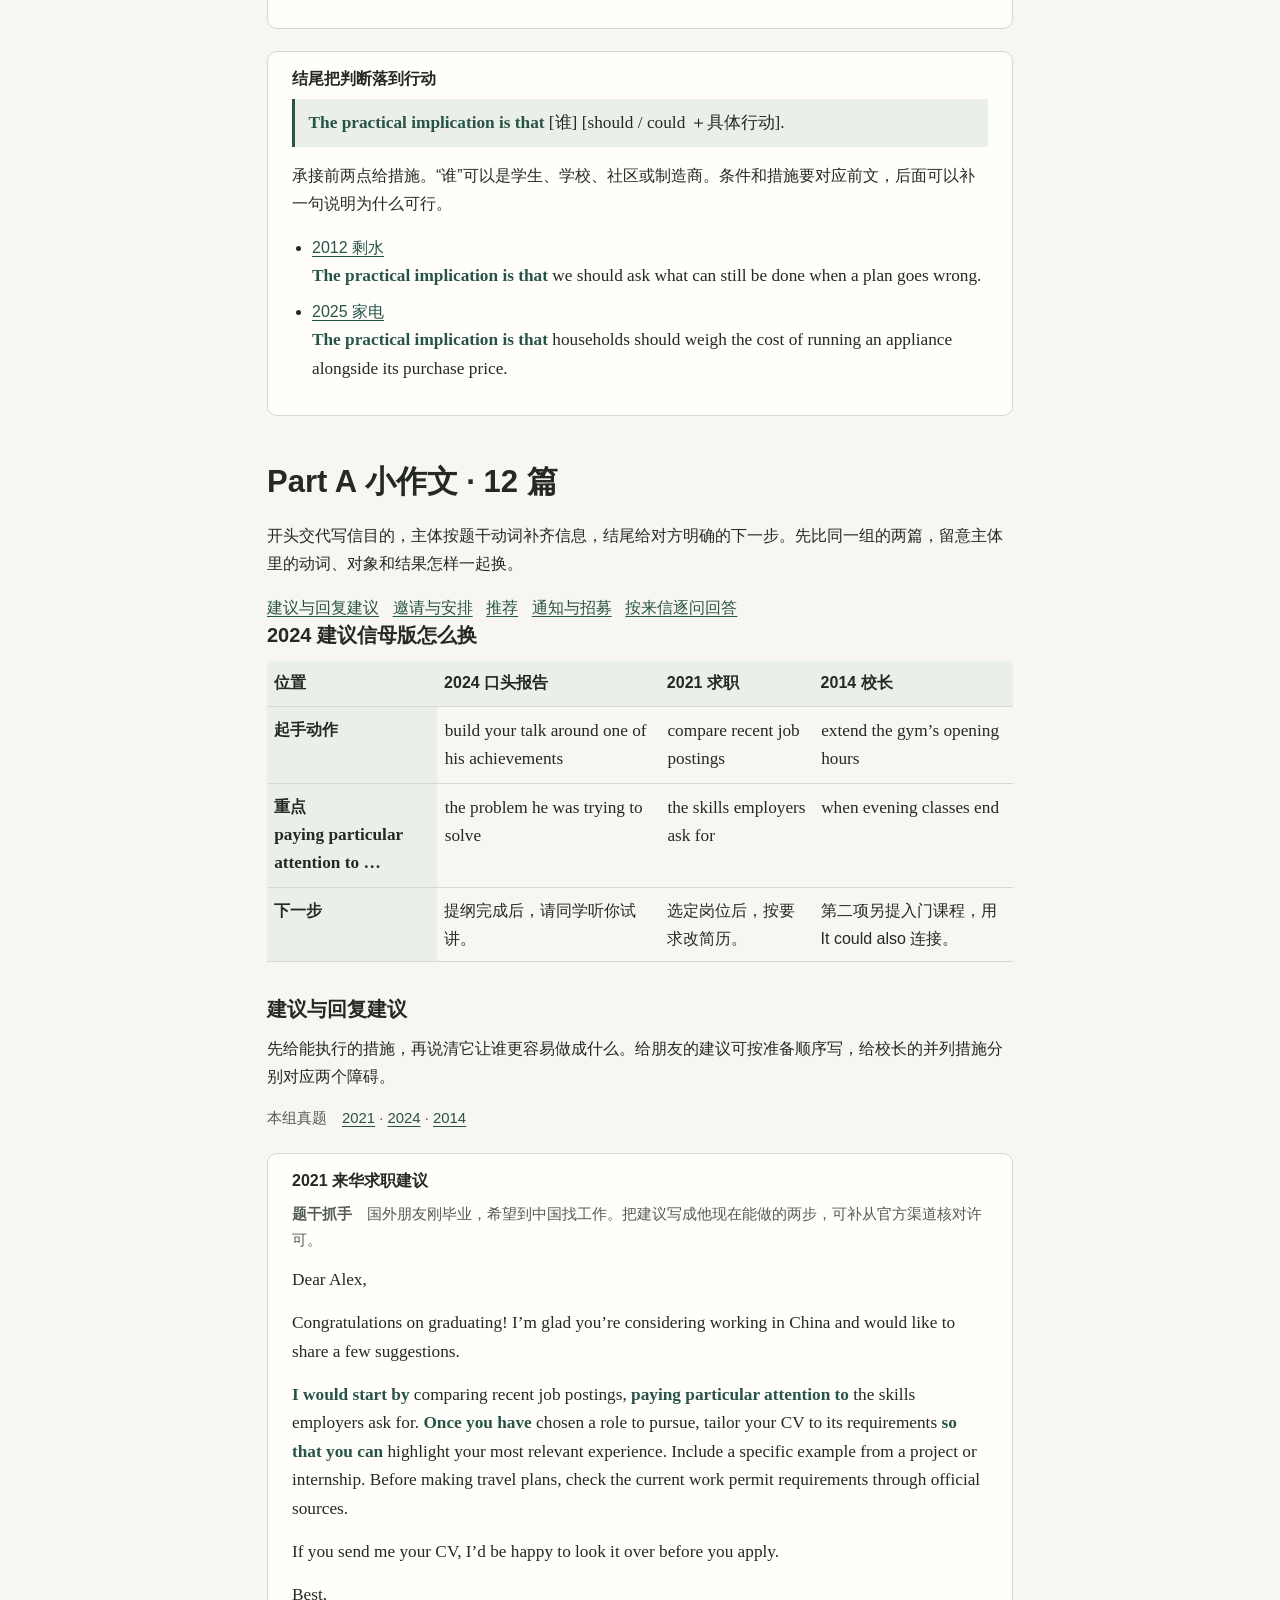
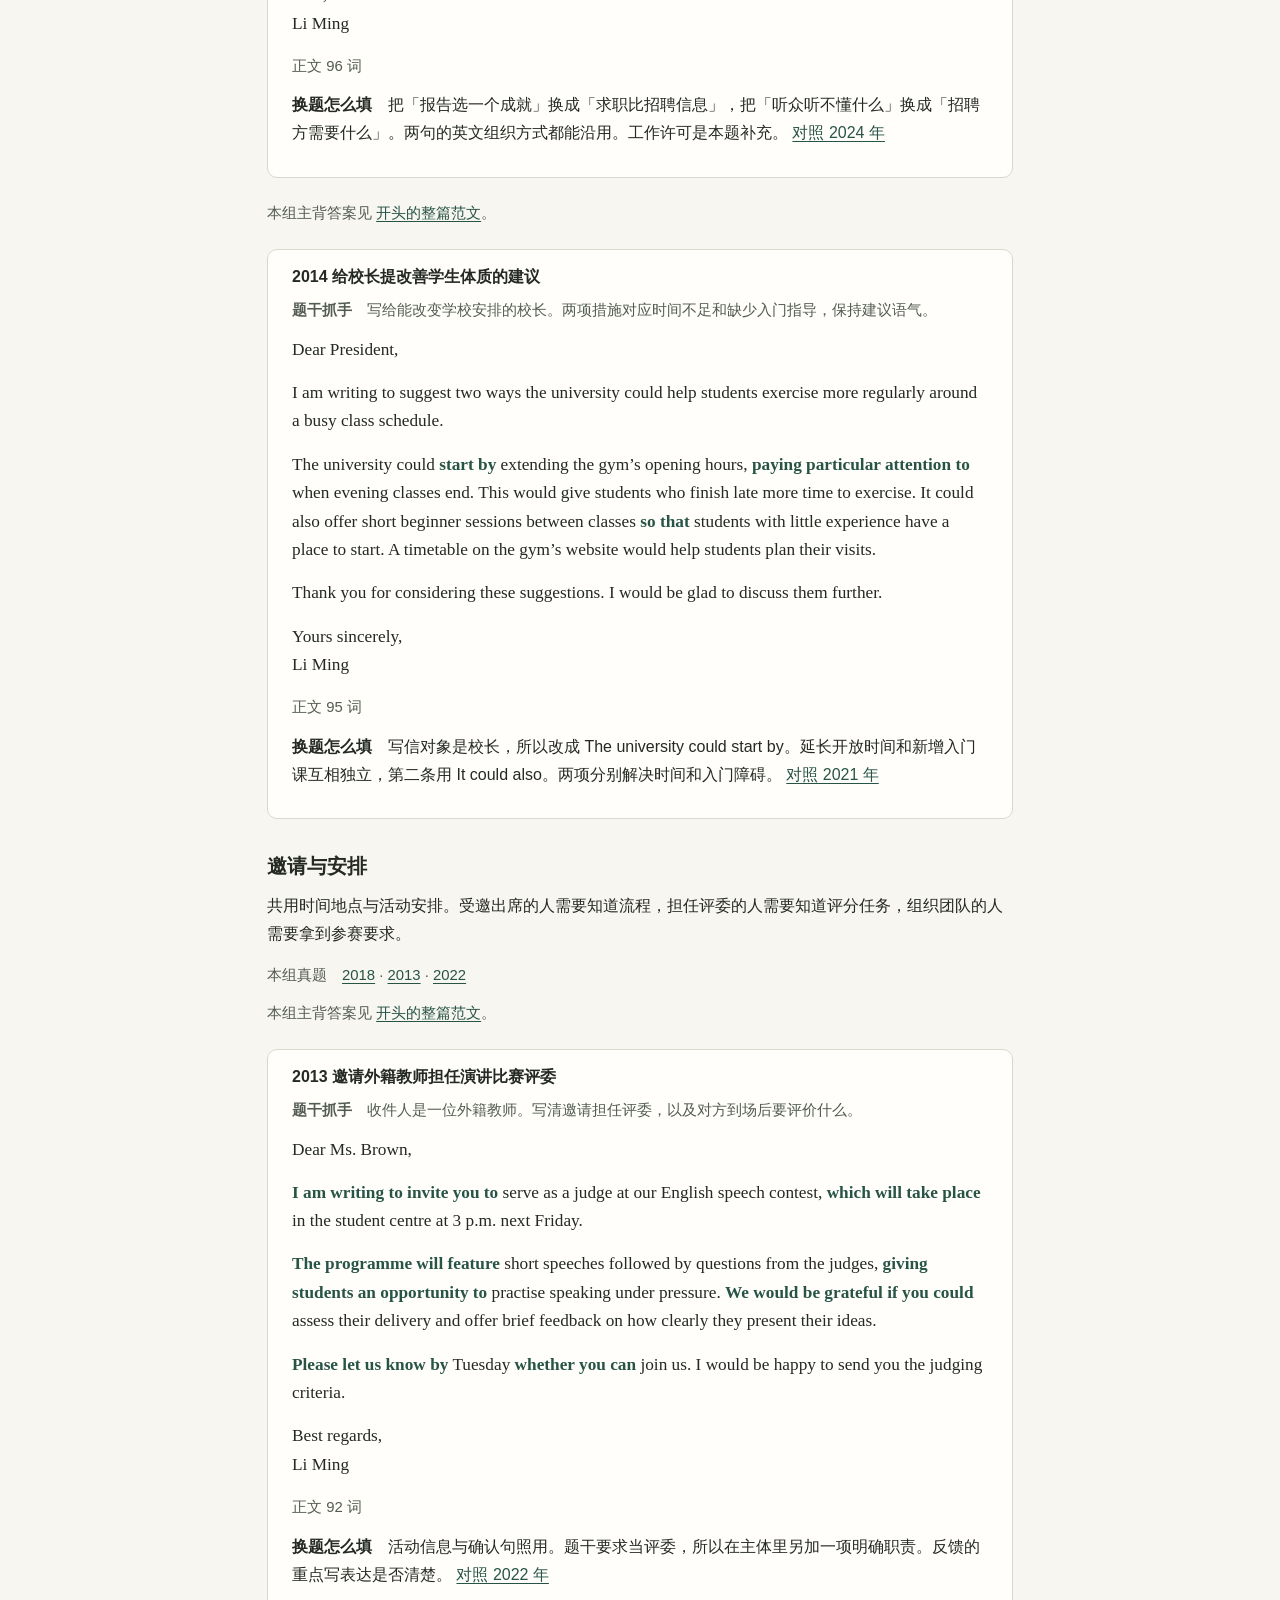
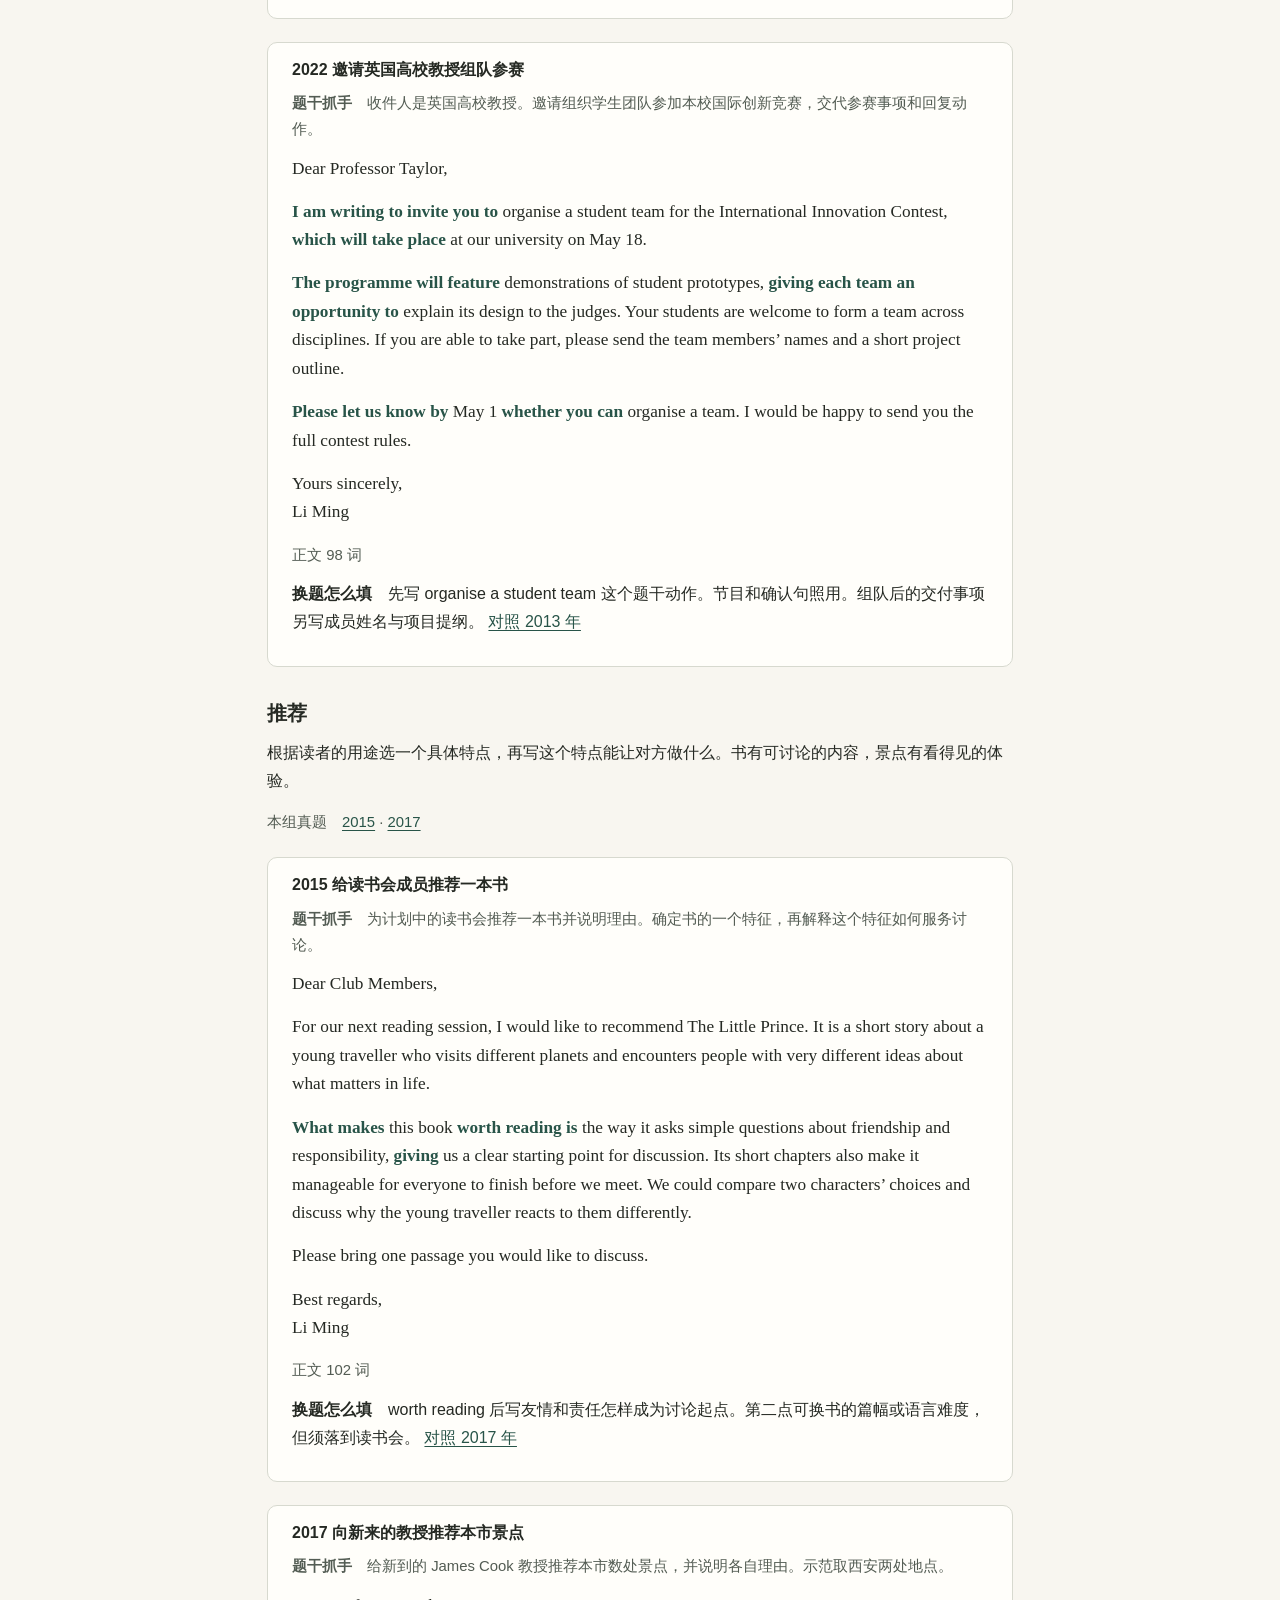
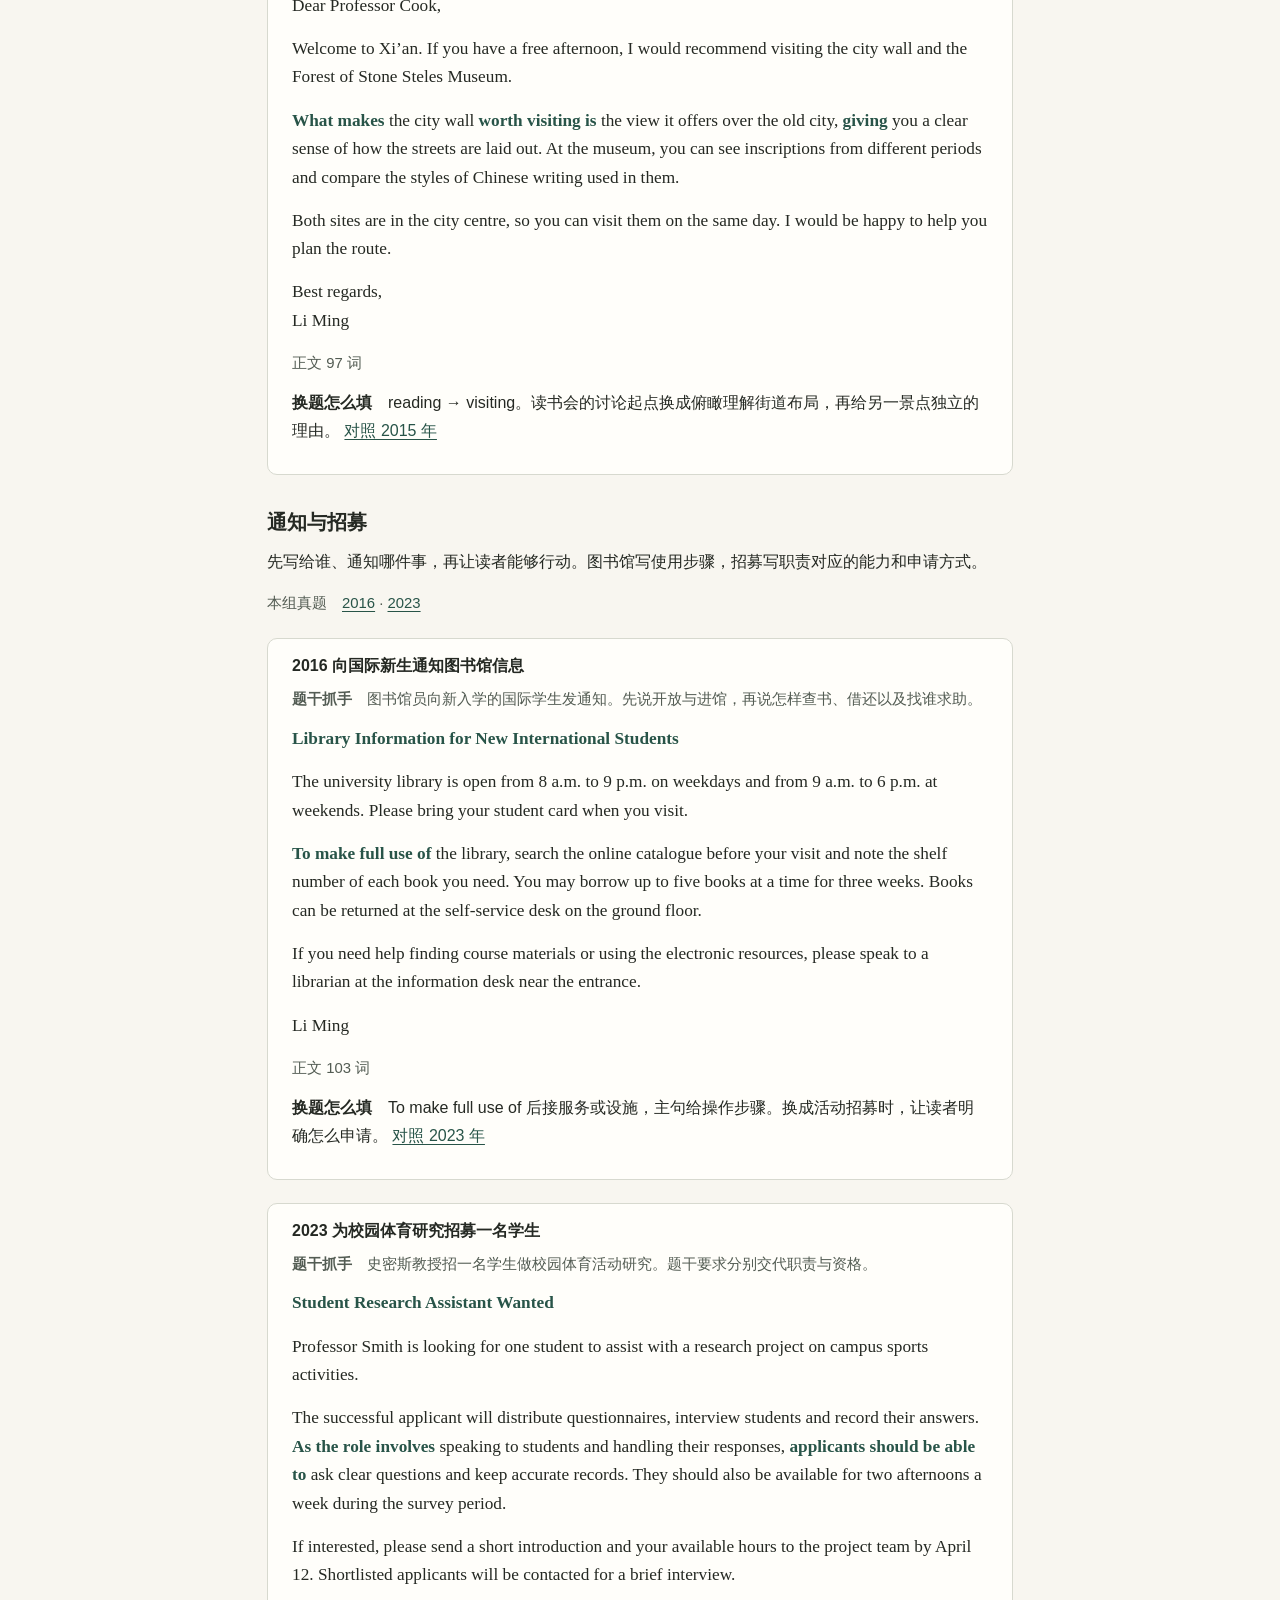
<file: writing/reference/essay-review.html>
<!doctype html>
<html lang="zh-CN">
<head>
<meta charset="utf-8">
<meta name="viewport" content="width=device-width, initial-scale=1">
<title>考研英语一 · 作文母版审阅稿</title>
<style>
:root{color-scheme:light;--paper:#f8f6f0;--ink:#252923;--muted:#535c53;--line:#d7d9cf;--green:#285448;--wash:#eaf0e8;--white:#fffefa}
*{box-sizing:border-box}
html{scroll-padding-top:1rem}
body{margin:0;background:var(--paper);color:var(--ink);font-family:"Noto Sans CJK SC","Microsoft YaHei","PingFang SC",sans-serif;font-size:16px;line-height:1.75}
main{max-width:850px;margin:auto;padding:clamp(18px,5vw,52px)}
header{border-bottom:1px solid var(--line);padding:1rem 0 1.4rem}
h1,h2,h3,h4{line-height:1.35;margin:0 0 .6em}
h1{font-size:clamp(28px,5vw,42px)}
h2{font-size:clamp(22px,4vw,31px)}
h3{font-size:1.25rem}
h4{font-size:1rem}
p{margin:.55em 0 .85em}
ul,ol{padding-left:1.5em}
li{margin:.28em 0}
section{margin:2.8rem 0}
.group{margin:2.1rem 0}.examples{padding-left:1.25em}.examples li+li{margin-top:.5em}
article{margin:1.4rem 0;padding:1rem clamp(13px,3vw,24px);background:var(--white);border:1px solid var(--line);border-radius:10px}
nav{display:flex;flex-wrap:wrap;gap:.4rem .85rem;margin:1rem 0 0}
a{color:var(--green);text-underline-offset:.2em}
a:focus-visible{outline:2px solid var(--green);outline-offset:3px}
.en{font-family:Georgia,"Source Serif 4",serif;font-size:1.08rem;line-height:1.65;overflow-wrap:break-word}
.en strong{color:var(--green)}
.note{padding:.6rem .85rem;background:var(--wash);border-left:3px solid var(--green)}
.sub,.count{color:var(--muted);font-size:.93rem}
dl{margin:.8rem 0}
dt{font-weight:700}
dd{margin:0 0 .65rem 0}
.list{list-style:none;padding-left:0}
.list li{border-top:1px solid var(--line);padding:.4rem 0}
table{border-collapse:collapse;width:100%;margin:.75rem 0}
th,td{text-align:left;vertical-align:top;border-bottom:1px solid var(--line);padding:.55em .45em}
th{background:var(--wash)}
@media(max-width:520px){.stack thead{position:absolute;width:1px;height:1px;overflow:hidden;clip-path:inset(50%)}.stack tbody,.stack tr,.stack td,.stack th[scope=row]{display:block}.stack tr{padding:.55rem 0;border-bottom:1px solid var(--line)}.stack td,.stack th[scope=row]{border:0;padding:.15em .35em}.stack td::before{content:attr(data-label) " · ";font-size:.86em;font-weight:700;color:var(--muted)}}
@media print{body,article{background:white}main{max-width:none;padding:0}nav{display:none}.note,article{border-color:#888}h2,h3,h4{break-after:avoid}p{orphans:3;widows:3}}
</style>
</head>
<body>
<main>

<header>
<h1>考研英语一作文母版审阅稿</h1>
<p class="sub">存档稿。更新后的主体段见 <a href="../part-b/?entry=wp-2025-household-appliances#entry-wp-2025-household-appliances">2025 家电</a>、<a href="../part-b/?entry=wp-2026-eldercare-robots#entry-wp-2026-eldercare-robots">2026 养老机器人</a>。</p>
<p>先看八句万能加分句，再背三篇完整范文。小作文和大作文各有 12 道真题供对照。<strong>范文中的加粗英文</strong>标出优先记住的句架，按题干换动作、对象和效果。</p>
<nav aria-label="目录">
<a href="#exam-phrases"><strong>万能加分句</strong></a>
<a href="#main-models">整篇主背</a>
<a href="#chart-memory">图表句架</a>
<a href="#part-a">小作文真题</a>
<a href="#part-b">大作文真题</a>
<a href="#memory">备用句型</a>
<a href="#materials">主题素材</a>
</nav>
</header>
<section id="exam-phrases">
<h2>万能加分句 · 主背八句</h2>
<p>小作文优先取一两句，大作文取两三句。先看这句能不能完成题目要求，再决定用在哪一段。<strong>加粗的英文可以原样背</strong>。方括号里按题干填动作、人物或结果。时间地点、题内数据和具体例子用短句交代即可。</p>
<nav aria-label="加分句目录">
<a href="#phrase-a">小作文四句</a>
<a href="#phrase-b">大作文四句</a>
<a href="#phrase-mix">好句配简单句</a>
</nav>

<h3 id="phrase-a">小作文 · 四句</h3>

<article id="phrase-a-advice">
<h4>建议主体 · 先做什么、重点看什么</h4>
<p class="en note" lang="en"><strong>I would start by</strong> [动名词短语], <strong>paying particular attention to</strong> [重点].</p>
<p class="sub">我建议先……，特别留意……。第一空填行动，第二空填从这个行动中要观察或决定的地方。接下去另写一步，用到前一步收集的信息。</p>
<p class="en" lang="en"><strong>I would start by</strong> comparing recent job postings, <strong>paying particular attention to</strong> the skills employers ask for.</p>
<p class="sub"><a href="#a2021">2021 求职</a>　先比较招聘信息，特别留意雇主要求哪些技能。</p>
<p class="en" lang="en"><strong>I would start by</strong> building your talk around one of his achievements, <strong>paying particular attention to</strong> the problem he was trying to solve.</p>
<p class="sub"><a href="#a2024">2024 口头报告</a>　先围绕一项成就组织讲稿，特别留意它解决了什么问题。</p>
</article>

<article id="phrase-a-event">
<h4>活动主体 · 介绍安排并写出收获</h4>
<p class="en note" lang="en"><strong>The programme will feature</strong> [具体环节], <strong>giving</strong> [谁] <strong>an opportunity to</strong> [动词原形短语].</p>
<p class="sub">活动包含……，让……有机会……。先给看得见的环节，再写受邀者、观众或参赛者实际能做的事。</p>
<p class="en" lang="en"><strong>The programme will feature</strong> demonstrations of student prototypes, <strong>giving</strong> each team <strong>an opportunity to</strong> explain its design to the judges.</p>
<p class="sub"><a href="#a2022">2022 创新赛</a>　参赛队展示原型，并向评委解释设计。</p>
<p class="en" lang="en"><strong>The programme will feature</strong> live robot demonstrations, <strong>giving</strong> visitors <strong>an opportunity to</strong> see how a robot detects obstacles.</p>
<p class="sub">科技展迁移示例　观众看机器人演示，了解它如何检测障碍。对方如果要担任评委或带队，再给一句明确的角色要求。</p>
</article>

<article id="phrase-a-notice">
<h4>招募主体 · 从职责推出资格</h4>
<p class="en note" lang="en"><strong>As the role involves</strong> [职责，动名词短语], <strong>applicants should be able to</strong> [资格，动词原形短语].</p>
<p class="sub">由于这个岗位需要……，报名者应能……。前面交代实际任务，后面写完成它需要的能力。结尾再补向谁报名、提交什么、何时截止。</p>
<p class="en" lang="en"><strong>As the role involves</strong> speaking to students and handling their responses, <strong>applicants should be able to</strong> ask clear questions and keep accurate records.</p>
<p class="sub"><a href="#a2023">2023 招研究助手</a>　岗位要采访学生并处理答复，因此需要能清楚提问、准确记录。</p>
<p class="en" lang="en"><strong>As the role involves</strong> guiding visitors around the exhibition, <strong>applicants should be able to</strong> give clear directions and answer basic questions.</p>
<p class="sub">科技展迁移示例　岗位要引导访客，因此需要能指路、回答基本问题。</p>
</article>

<article id="phrase-a-recommend">
<h4>推荐主体 · 写清为什么值得</h4>
<p class="en note" lang="en"><strong>What makes</strong> [事物] <strong>worth</strong> [动名词] <strong>is</strong> [具体特点], <strong>giving</strong> [谁] [收获，名词短语].</p>
<p class="sub">……值得做，是因为……，让……能得到……。特点要帮读者做选择。书适合读书会，就写读者能拿什么来讨论；景点适合参观，就写能看到什么。</p>
<p class="en" lang="en"><strong>What makes</strong> this book <strong>worth reading is</strong> the way it asks simple questions about friendship and responsibility, <strong>giving</strong> us a clear starting point for discussion.</p>
<p class="sub"><a href="#a2015">2015 读书会</a>　书提出的友情和责任问题，能给读书会一个具体的讨论起点。</p>
<p class="en" lang="en"><strong>What makes</strong> the city wall <strong>worth visiting is</strong> the view it offers over the old city, <strong>giving</strong> you a clear sense of how the streets are laid out.</p>
<p class="sub"><a href="#a2017">2017 推荐景点</a>　登上城墙能看到老城布局，推荐理由来自亲眼看得到的体验。</p>
</article>

<h3 id="phrase-b">大作文 · 四句</h3>

<article id="phrase-b-value">
<h4>论点一 · 写明价值来自哪里</h4>
<p class="en note" lang="en"><strong>The value of</strong> [做法或条件] <strong>lies in the opportunity it gives</strong> [谁] <strong>to</strong> [动词原形短语].</p>
<p class="sub">……的价值在于它给……做……的机会。用单数事物或动名词短语填第一空。再用一句写这个机会实际怎么产生。</p>
<p class="en" lang="en"><strong>The value of</strong> regular practice <strong>lies in the opportunity it gives</strong> young rowers <strong>to</strong> learn skills that might otherwise be lost.</p>
<p class="sub"><a href="#b2023">2023 龙舟</a>　定期合练给年轻队员学会可能失传技艺的机会。</p>
<p class="en" lang="en"><strong>The value of</strong> a nearby park <strong>lies in the opportunity it gives</strong> residents <strong>to</strong> exercise without making a long trip.</p>
<p class="sub"><a href="#b2024">2024 公园</a>　公园离家近，居民有机会在少花路上时间的情况下锻炼。</p>
</article>

<article id="phrase-b-setting">
<h4>论点二 · 写出活动怎样给人创造条件</h4>
<p class="en note" lang="en">[做法或场所，单数] <strong>also creates a setting in which</strong> [谁] can [动词原形短语].</p>
<p class="sub">……也提供了一个让……可以做……的情境。动作要跟第一点区分开。写完这句，接一个分工、相约、互动或共同练习的细节。</p>
<p class="en" lang="en">The race <strong>also creates a setting in which</strong> neighbours of different ages can work towards a shared goal.</p>
<p class="sub"><a href="#b2023">2023 龙舟</a>　不同年龄的村民为了同一个目标协作，后面可以写筹备中的分工。</p>
<p class="en" lang="en">Reading together <strong>also creates a setting in which</strong> a child can repeat the behaviour until it becomes familiar.</p>
<p class="sub"><a href="#b2016">2016 以身作则</a>　一起阅读给孩子反复练习、形成习惯的机会。</p>
</article>

<article id="phrase-b-impact">
<h4>负面题 · 从一个行为推到后续影响</h4>
<p class="en note" lang="en"><strong>One less obvious consequence of</strong> [动名词短语] <strong>is that</strong> [直接影响], <strong>which in turn</strong> [下一层影响].</p>
<p class="sub">……一个较容易被忽略的后果是……，这进而会……。先写第一次变化，再写它造成的下一个结果。which 指前面发生的整件事，例句后面的动词用第三人称单数。</p>
<p class="en" lang="en"><strong>One less obvious consequence of</strong> checking a phone at the table <strong>is that</strong> speakers may cut their stories short, <strong>which in turn</strong> reduces the chances for others to respond.</p>
<p class="sub"><a href="#b2015">2015 聚餐看手机</a>　别人一直看手机，讲故事的人可能提前结束，其他人也少了继续交流的机会。</p>
<p class="en" lang="en"><strong>One less obvious consequence of</strong> putting off an assignment <strong>is that</strong> difficulties may emerge too late, <strong>which in turn</strong> leaves students less time to seek help.</p>
<p class="sub"><a href="#b2020">2020 拖延的反向写法</a>　发现困难时已经太晚，能留给求助的时间更少。</p>
</article>

<article id="phrase-b-chart">
<h4>图表主体 · 提出一个有分寸的解释</h4>
<p class="en note" lang="en"><strong>One plausible explanation for</strong> [题内变化或现象] <strong>lies in</strong> [可能原因，名词短语].</p>
<p class="sub">对……的一种合理解释在于……。首段写题内事实，主体用这句提出推测。下一句补一个实际情境，说明这个原因怎样起作用。</p>
<p class="en" lang="en"><strong>One plausible explanation for</strong> the sharper rise in air conditioner ownership <strong>lies in</strong> the need for cooling in separate rooms.</p>
<p class="sub"><a href="#b2025">2025 家电趋势</a>　空调拥有量增长较快，一种可能的原因是不同房间有各自的制冷需求。</p>
<p class="en" lang="en"><strong>One plausible explanation for</strong> the prominence of safety <strong>lies in</strong> the risk of relying on a device when no caregiver is nearby.</p>
<p class="sub"><a href="#b2026">2026 养老机器人</a>　安全排首位，可能与无人看护时用设备的风险有关。接受度和关注点各有自己的统计口径。</p>
</article>

<div id="phrase-mix" class="note">
<h3>好句放哪里，简单句补什么</h3>
<p><strong>小作文组装示例 · 科技展邀请。</strong> 先用短句交代时间地点。主体用一句「安排＋收获」，结尾用日期收束。</p>
<p class="en" lang="en">The exhibition will take place in the student centre this Friday. <strong>The programme will feature</strong> live robot demonstrations, <strong>giving</strong> visitors <strong>an opportunity to</strong> see how a robot detects obstacles. Please let me know by Thursday whether you can come.</p>
<p><strong>大作文组装示例 · 龙舟第二点。</strong> 先用核心句点明协作，再用一两句简短的英文写分工和结果。</p>
<p class="en" lang="en">The race <strong>also creates a setting in which</strong> neighbours of different ages can work towards a shared goal. Organisers set the timetable, volunteers prepare the venue, and crews get ready to race. The event depends on people coordinating these distinct tasks.</p>
<p>句尾可带一条自己会写的行动。图表评论可接 <span class="en" lang="en"><strong>A practical response would be for</strong> [行动者] <strong>to</strong> [动词原形短语].</span>，写清由谁做哪一件事。<a href="#a2026">2026 家书回复</a> 先直接回答展不展出，再用 <span class="en" lang="en"><strong>If you would like to</strong> [想做的事], <strong>I would be happy to</strong> [能提供的帮助].</span> 给对方一个可行安排。</p>
</div>
</section>

<section id="main-models">
<h2>整篇主背 · 三篇</h2>
<p>先背 <a href="#a2024">2024 小作文·口头报告</a>、<a href="#a2018">2018 小作文·邀请出席</a> 和 <a href="#b2023">2023 大作文·龙舟</a>。小作文两篇分别打通「回复并给建议」和「邀请并说明安排」。龙舟篇用来记住两点各自展开的主体。图表只取下方三个首段句架，数据每次看题填。</p>
<article id="a2024">
<h3>2024 古代科学家口头报告</h3>
<p class="sub"><b>题干抓手</b>　Paul 问的是怎样准备口头报告。举一项张衡的成就，给选材料、组织报告和检验讲解是否听得懂的建议。</p>
<div class="en essay a" lang="en">
<p>Dear Paul,</p>
<p data-body>For your oral report, you could introduce Zhang Heng and his work on detecting distant earthquakes.</p>
<p data-body><strong>I would start by</strong> building your talk around one of his achievements, <strong>paying particular attention to</strong> the problem he was trying to solve. You could ask how people detected earthquakes they could not feel. <strong>Once you have</strong> drafted an outline, rehearse the talk with a classmate <strong>so that you can</strong> see which parts still need explaining.</p>
<p data-body>A simple diagram might help you explain the idea. I’d be happy to listen to a practice run if you like.</p>
<p>Best,<br>
Li Ming</p>
</div>
<p class="count">正文 93 词</p>
<p><b>换题怎么填</b>　固定的是「起手动作＋留意什么」「上一件事做好＋下一步＋目的」。换一道建议信，只改四个核心位置，段首和第二步的衔接可以一起带走。 <a href="#a2021">对照 2021 年</a></p>
</article>
<div class="note">
<h4>复用两步主体</h4>
<p class="en" lang="en"><strong>I would start by</strong> [动名词短语], <strong>paying particular attention to</strong> [重点]. <strong>Once you have</strong> [过去分词短语], [下一步] <strong>so that you can</strong> [目的].</p>
<p><a href="#a2021">2021 来华求职</a> 两句都能用。<a href="#a2014">2014 给校长提体育建议</a> 仍可写 start by …, paying particular attention to …，执行者改成学校。两项措施并列，第二项用 It could also …。</p>
</div>
<article id="a2018">
<h3>2018 邀请全校外籍专家出席毕业典礼</h3>
<p class="sub"><b>题干抓手</b>　收件人是全校外籍专家，任务是出席。时间、地点和其他典礼信息是明示要求。</p>
<div class="en essay a" lang="en">
<p>Dear International Experts,</p>
<p data-body>On behalf of this year’s graduates, <strong>I am writing to invite you to</strong> our graduation ceremony, <strong>which will take place</strong> in the university auditorium at 9 a.m. on June 28.</p>
<p data-body><strong>The programme will feature</strong> a short address by the university president and the presentation of graduation certificates, <strong>giving us an opportunity to</strong> celebrate with those who supported us. We would be delighted if you could join us for a brief reception afterwards.</p>
<p data-body><strong>Please let us know by</strong> June 21 <strong>whether you can</strong> attend. We look forward to welcoming you to the ceremony.</p>
<p>Yours sincerely,<br>
Li Ming</p>
</div>
<p class="count">正文 92 词</p>
<p><b>换题怎么填</b>　先请对方出席，再说哪天、在哪、会有哪些环节，最后请确认。把场合换成科技展，feature 后可以填 student prototypes 或 live demonstrations。 <a href="#a2013">对照 2013 年</a></p>
</article>
<div class="note">
<h4>复用邀请的三句</h4>
<p class="en" lang="en"><strong>I am writing to invite you to</strong> [参加某活动或担任某角色], <strong>which will take place</strong> [时间地点].<br><strong>The programme will feature</strong> [活动], <strong>giving</strong> [谁] <strong>an opportunity to</strong> [具体收获].<br><strong>Please let us know by</strong> [日期] <strong>whether you can</strong> [具体行动].</p>
<p><a href="#a2013">2013 请外教当评委</a> 和 <a href="#a2022">2022 请教授组队</a> 都沿用安排与确认，另补评审任务或团队要提交的材料。which will take place 应修饰 ceremony 或 contest 这类活动。</p>
</div>
<article id="b2023">
<h3>2023 龙舟与文化传承</h3>
<p class="sub"><b>材料抓手</b>　画面有人赛龙舟、有人观赛。观众的话指出村里的比赛越来越热闹。论证技艺传承和社区协作。</p>
<div class="en essay b" lang="en">
<p data-body>In the drawing, young people are racing dragon boats while a crowd watches from the bank. A spectator remarks that the village race is becoming livelier, drawing attention to the role of local participation in keeping a tradition alive.</p>
<p data-body><strong>The value of</strong> regular practice <strong>lies in the opportunity it gives</strong> young rowers <strong>to</strong> learn skills that might otherwise be lost. <strong>By</strong> training alongside experienced rowers, beginners <strong>can</strong> learn to keep time and respond to one another’s movements. The race also <strong>creates a setting in which</strong> neighbours of different ages can work towards a shared goal. Organisers set the timetable, volunteers prepare the venue, and crews get ready to race. The event depends on people coordinating these distinct tasks.</p>
<p data-body>Communities can keep the tradition accessible by offering short practice sessions for beginners and inviting residents to help with preparations. New volunteers, for instance, can help with training sessions before taking on more demanding roles. These opportunities give people a reason to return and carry the tradition forward.</p>
</div>
<p class="count">正文 166 词</p>
<p><b>换题怎么填</b>　第一点落在同练让新人掌握技艺，第二点落在不同角色怎样配合。第二点用组织者、志愿者和队员的分工支撑，两个角度各有证据。 <a href="#b2024">对照 2024 年</a></p>
</article>
<div class="note">
<h4>复用大作文主体</h4>
<p class="en" lang="en"><strong>The value of</strong> [X] <strong>lies in the opportunity it gives</strong> [谁] <strong>to</strong> [第一点]. <strong>By</strong> [做法], [谁] <strong>can</strong> [实际效果]. [相关安排或共同活动] <strong>also creates a setting in which</strong> [谁] [做什么].</p>
<p><a href="#b2016">2016 以身作则</a> 用「孩子看见怎样专注、共同读书形成习惯」。<a href="#b2024">2024 公园</a> 用「离得近节省往返时间、有同伴更容易持续」。龙舟第二点用备赛分工支撑，公园第二点用居民定时结伴支撑。</p>
</div>
<div id="chart-memory">
<h3>图表只背首段句架</h3>
<ul class="list">
<li><strong><a href="#b2025">2025 家电 · 趋势表</a></strong><br><span class="en" lang="en">All three figures rose, with [项目] recording the largest increase, from [起点] to [终点] [单位].</span><br>先查整体是否都上升，再挑最值得写的变化。单位可以提前写，在这句里沿用。</li>
<li><strong><a href="#b2026">2026 养老机器人 · 双统计图</a></strong><br><span class="en" lang="en">The first chart shows [接受度]. In the second, [最高关注项] ranks first at [数字], followed by [另一项] at [数字].</span><br>各图回答各的问题。安全、成本可各作一条论点，分析影响时用可能性措辞。</li>
<li><strong><a href="#b2024">2024 公园 · 图画和图表</a></strong><br><span class="en" lang="en">The drawing shows [动作]. The accompanying chart shows that [相关变化].</span><br>两份材料各交代一个实际信息，再用一句连到下段的中心判断。</li>
</ul>
<p>遇到负面图画，第一条论点可换成 <span class="en" lang="en">One less obvious consequence of [行为] is that [具体损失].</span> 见 <a href="#b2015">2015 聚餐看手机</a>。</p>
</div>
</section>
<section id="memory">
<h2>其他题型的备用句</h2>
<h3>小作文</h3>
<article>
<h4>请对方承担角色</h4>
<p class="en note" lang="en"><strong>We would be grateful if you could</strong> [承担的任务].</p>
<p>适合对老师、专家等提出礼貌请求。把任务写出动词和对象。时间、反馈方式和交付材料根据题意接在后面。</p>
<ul class="examples"><li><a href="#a2013">2013 演讲比赛</a><br><span class="en" lang="en"><strong>We would be grateful if you could</strong> assess the students’ delivery and offer brief feedback.</span></li>
<li><a href="#a2022">2022 组队 · 句式替换示范</a><br><span class="en" lang="en"><strong>We would be grateful if you could</strong> organize a team of students to take part in the contest.</span></li></ul>
</article>
<h3>大作文</h3>
<article>
<h4>展开论点一 · 正面作用</h4>
<p class="en note" lang="en"><strong>What makes</strong> [具体做法或条件] <strong>particularly valuable is that</strong> [谁因此能做什么].</p>
<p>what 引出主语从句。换题后主要替换做法与收益。适合论述正面影响。下一句接过程或例子，比如写出新手跟谁练、先学会哪个动作。</p>
<ul class="examples"><li><a href="#b2019">2019 登山</a><br><span class="en" lang="en"><strong>What makes</strong> a short break <strong>particularly valuable is that</strong> it gives people time to recover some energy.</span></li>
<li><a href="#b2020">2020 拖延</a><br><span class="en" lang="en"><strong>What makes</strong> an early start <strong>particularly valuable is that</strong> it leaves room for revision.</span></li></ul>
</article><article>
<h4>展开论点二 · 换一个角度</h4>
<p class="en note" lang="en"><strong>A further consideration is</strong> [另一个因素], <strong>which can</strong> [产生新的作用].</p>
<p>第一个空填名词短语，第二个用动词原形。评估第一点和第二点能否分别成立。有公园近的便利，也可以有同伴鼓励的作用。写限制时同样能接这句。</p>
<ul class="examples"><li><a href="#b2018">2018 选课</a><br><span class="en" lang="en"><strong>A further consideration is</strong> workload, <strong>which can</strong> determine whether students have time to benefit from a difficult course.</span></li>
<li><a href="#b2026">2026 养老机器人</a><br><span class="en" lang="en"><strong>A further consideration is</strong> the cost of ownership, <strong>which can</strong> affect whether a family sees a device as a realistic option over time.</span></li></ul>
</article><article>
<h4>用一个例子支撑</h4>
<p class="en note" lang="en"><strong>A case in point is</strong> [人物或情境＋定语从句].</p>
<p>相当于“一个能说明这点的例子是……”。适合把例子压成一句。先知道上句要证明什么，再决定谁处在什么场景、结果如何。</p>
<ul class="examples"><li><a href="#b2020">2020 拖延</a><br><span class="en" lang="en"><strong>A case in point is</strong> a student who has enough time to ask a tutor about a difficult reading before completing an essay.</span></li>
<li><a href="#b2015">2015 聚餐看手机</a><br><span class="en" lang="en"><strong>A case in point is</strong> a diner who misses a friend’s uncomfortable expression after a joke because they are looking at a screen.</span></li></ul>
</article><article>
<h4>结尾把判断落到行动</h4>
<p class="en note" lang="en"><strong>The practical implication is that</strong> [谁] [should / could ＋具体行动].</p>
<p>承接前两点给措施。“谁”可以是学生、学校、社区或制造商。条件和措施要对应前文，后面可以补一句说明为什么可行。</p>
<ul class="examples"><li><a href="#b2012">2012 剩水</a><br><span class="en" lang="en"><strong>The practical implication is that</strong> we should ask what can still be done when a plan goes wrong.</span></li>
<li><a href="#b2025">2025 家电</a><br><span class="en" lang="en"><strong>The practical implication is that</strong> households should weigh the cost of running an appliance alongside its purchase price.</span></li></ul>
</article>
</section>
<section id="part-a">
<h2>Part A 小作文 · 12 篇</h2>
<p>开头交代写信目的，主体按题干动词补齐信息，结尾给对方明确的下一步。先比同一组的两篇，留意主体里的动词、对象和结果怎样一起换。</p>
<nav aria-label="本部分真题分组"><a href="#a-advice">建议与回复建议</a><a href="#a-invitation">邀请与安排</a><a href="#a-recommend">推荐</a><a href="#a-notice">通知与招募</a><a href="#a-reply">按来信逐问回答</a></nav>
<h3>2024 建议信母版怎么换</h3>
<table class="stack">
<thead><tr><th scope="col">位置</th><th scope="col">2024 口头报告</th><th scope="col">2021 求职</th><th scope="col">2014 校长</th></tr></thead>
<tbody>
<tr><th scope="row">起手动作</th><td class="en" lang="en" data-label="2024">build your talk around one of his achievements</td><td class="en" lang="en" data-label="2021">compare recent job postings</td><td class="en" lang="en" data-label="2014">extend the gym’s opening hours</td></tr>
<tr><th scope="row">重点<br><span class="en" lang="en">paying particular attention to …</span></th><td class="en" lang="en" data-label="2024">the problem he was trying to solve</td><td class="en" lang="en" data-label="2021">the skills employers ask for</td><td class="en" lang="en" data-label="2014">when evening classes end</td></tr>
<tr><th scope="row">下一步</th><td data-label="2024">提纲完成后，请同学听你试讲。</td><td data-label="2021">选定岗位后，按要求改简历。</td><td data-label="2014">第二项另提入门课程，用 It could also 连接。</td></tr>
</tbody>
</table>
<div id="a-advice" class="group">
<h3>建议与回复建议</h3>
<p>先给能执行的措施，再说清它让谁更容易做成什么。给朋友的建议可按准备顺序写，给校长的并列措施分别对应两个障碍。</p>
<p class="sub">本组真题　<a href="#a2021">2021</a> · <a href="#a2024">2024</a> · <a href="#a2014">2014</a></p>
<article id="a2021">
<h4>2021 来华求职建议</h4>
<p class="sub"><b>题干抓手</b>　国外朋友刚毕业，希望到中国找工作。把建议写成他现在能做的两步，可补从官方渠道核对许可。</p>
<div class="en essay a" lang="en">
<p>Dear Alex,</p>
<p data-body>Congratulations on graduating! I’m glad you’re considering working in China and would like to share a few suggestions.</p>
<p data-body><strong>I would start by</strong> comparing recent job postings, <strong>paying particular attention to</strong> the skills employers ask for. <strong>Once you have</strong> chosen a role to pursue, tailor your CV to its requirements <strong>so that you can</strong> highlight your most relevant experience. Include a specific example from a project or internship. Before making travel plans, check the current work permit requirements through official sources.</p>
<p data-body>If you send me your CV, I’d be happy to look it over before you apply.</p>
<p>Best,<br>
Li Ming</p>
</div>
<p class="count">正文 96 词</p>
<p><b>换题怎么填</b>　把「报告选一个成就」换成「求职比招聘信息」，把「听众听不懂什么」换成「招聘方需要什么」。两句的英文组织方式都能沿用。工作许可是本题补充。 <a href="#a2024">对照 2024 年</a></p>
</article>
<p class="sub">本组主背答案见 <a href="#a2024">开头的整篇范文</a>。</p>
<article id="a2014">
<h4>2014 给校长提改善学生体质的建议</h4>
<p class="sub"><b>题干抓手</b>　写给能改变学校安排的校长。两项措施对应时间不足和缺少入门指导，保持建议语气。</p>
<div class="en essay a" lang="en">
<p>Dear President,</p>
<p data-body>I am writing to suggest two ways the university could help students exercise more regularly around a busy class schedule.</p>
<p data-body>The university could <strong>start by</strong> extending the gym’s opening hours, <strong>paying particular attention to</strong> when evening classes end. This would give students who finish late more time to exercise. It could also offer short beginner sessions between classes <strong>so that</strong> students with little experience have a place to start. A timetable on the gym’s website would help students plan their visits.</p>
<p data-body>Thank you for considering these suggestions. I would be glad to discuss them further.</p>
<p>Yours sincerely,<br>
Li Ming</p>
</div>
<p class="count">正文 95 词</p>
<p><b>换题怎么填</b>　写信对象是校长，所以改成 The university could start by。延长开放时间和新增入门课互相独立，第二条用 It could also。两项分别解决时间和入门障碍。 <a href="#a2021">对照 2021 年</a></p>
</article>
</div><div id="a-invitation" class="group">
<h3>邀请与安排</h3>
<p>共用时间地点与活动安排。受邀出席的人需要知道流程，担任评委的人需要知道评分任务，组织团队的人需要拿到参赛要求。</p>
<p class="sub">本组真题　<a href="#a2018">2018</a> · <a href="#a2013">2013</a> · <a href="#a2022">2022</a></p>
<p class="sub">本组主背答案见 <a href="#a2018">开头的整篇范文</a>。</p>
<article id="a2013">
<h4>2013 邀请外籍教师担任演讲比赛评委</h4>
<p class="sub"><b>题干抓手</b>　收件人是一位外籍教师。写清邀请担任评委，以及对方到场后要评价什么。</p>
<div class="en essay a" lang="en">
<p>Dear Ms. Brown,</p>
<p data-body><strong>I am writing to invite you to</strong> serve as a judge at our English speech contest, <strong>which will take place</strong> in the student centre at 3 p.m. next Friday.</p>
<p data-body><strong>The programme will feature</strong> short speeches followed by questions from the judges, <strong>giving students an opportunity to</strong> practise speaking under pressure. <strong>We would be grateful if you could</strong> assess their delivery and offer brief feedback on how clearly they present their ideas.</p>
<p data-body><strong>Please let us know by</strong> Tuesday <strong>whether you can</strong> join us. I would be happy to send you the judging criteria.</p>
<p>Best regards,<br>
Li Ming</p>
</div>
<p class="count">正文 92 词</p>
<p><b>换题怎么填</b>　活动信息与确认句照用。题干要求当评委，所以在主体里另加一项明确职责。反馈的重点写表达是否清楚。 <a href="#a2022">对照 2022 年</a></p>
</article>
<article id="a2022">
<h4>2022 邀请英国高校教授组队参赛</h4>
<p class="sub"><b>题干抓手</b>　收件人是英国高校教授。邀请组织学生团队参加本校国际创新竞赛，交代参赛事项和回复动作。</p>
<div class="en essay a" lang="en">
<p>Dear Professor Taylor,</p>
<p data-body><strong>I am writing to invite you to</strong> organise a student team for the International Innovation Contest, <strong>which will take place</strong> at our university on May 18.</p>
<p data-body><strong>The programme will feature</strong> demonstrations of student prototypes, <strong>giving each team an opportunity to</strong> explain its design to the judges. Your students are welcome to form a team across disciplines. If you are able to take part, please send the team members’ names and a short project outline.</p>
<p data-body><strong>Please let us know by</strong> May 1 <strong>whether you can</strong> organise a team. I would be happy to send you the full contest rules.</p>
<p>Yours sincerely,<br>
Li Ming</p>
</div>
<p class="count">正文 98 词</p>
<p><b>换题怎么填</b>　先写 organise a student team 这个题干动作。节目和确认句照用。组队后的交付事项另写成员姓名与项目提纲。 <a href="#a2013">对照 2013 年</a></p>
</article>
</div><div id="a-recommend" class="group">
<h3>推荐</h3>
<p>根据读者的用途选一个具体特点，再写这个特点能让对方做什么。书有可讨论的内容，景点有看得见的体验。</p>
<p class="sub">本组真题　<a href="#a2015">2015</a> · <a href="#a2017">2017</a></p>
<article id="a2015">
<h4>2015 给读书会成员推荐一本书</h4>
<p class="sub"><b>题干抓手</b>　为计划中的读书会推荐一本书并说明理由。确定书的一个特征，再解释这个特征如何服务讨论。</p>
<div class="en essay a" lang="en">
<p>Dear Club Members,</p>
<p data-body>For our next reading session, I would like to recommend The Little Prince. It is a short story about a young traveller who visits different planets and encounters people with very different ideas about what matters in life.</p>
<p data-body><strong>What makes</strong> this book <strong>worth reading is</strong> the way it asks simple questions about friendship and responsibility, <strong>giving</strong> us a clear starting point for discussion. Its short chapters also make it manageable for everyone to finish before we meet. We could compare two characters’ choices and discuss why the young traveller reacts to them differently.</p>
<p data-body>Please bring one passage you would like to discuss.</p>
<p>Best regards,<br>
Li Ming</p>
</div>
<p class="count">正文 102 词</p>
<p><b>换题怎么填</b>　worth reading 后写友情和责任怎样成为讨论起点。第二点可换书的篇幅或语言难度，但须落到读书会。 <a href="#a2017">对照 2017 年</a></p>
</article>
<article id="a2017">
<h4>2017 向新来的教授推荐本市景点</h4>
<p class="sub"><b>题干抓手</b>　给新到的 James Cook 教授推荐本市数处景点，并说明各自理由。示范取西安两处地点。</p>
<div class="en essay a" lang="en">
<p>Dear Professor Cook,</p>
<p data-body>Welcome to Xi’an. If you have a free afternoon, I would recommend visiting the city wall and the Forest of Stone Steles Museum.</p>
<p data-body><strong>What makes</strong> the city wall <strong>worth visiting is</strong> the view it offers over the old city, <strong>giving</strong> you a clear sense of how the streets are laid out. At the museum, you can see inscriptions from different periods and compare the styles of Chinese writing used in them.</p>
<p data-body>Both sites are in the city centre, so you can visit them on the same day. I would be happy to help you plan the route.</p>
<p>Best regards,<br>
Li Ming</p>
</div>
<p class="count">正文 97 词</p>
<p><b>换题怎么填</b>　reading → visiting。读书会的讨论起点换成俯瞰理解街道布局，再给另一景点独立的理由。 <a href="#a2015">对照 2015 年</a></p>
</article>
</div><div id="a-notice" class="group">
<h3>通知与招募</h3>
<p>先写给谁、通知哪件事，再让读者能够行动。图书馆写使用步骤，招募写职责对应的能力和申请方式。</p>
<p class="sub">本组真题　<a href="#a2016">2016</a> · <a href="#a2023">2023</a></p>
<article id="a2016">
<h4>2016 向国际新生通知图书馆信息</h4>
<p class="sub"><b>题干抓手</b>　图书馆员向新入学的国际学生发通知。先说开放与进馆，再说怎样查书、借还以及找谁求助。</p>
<div class="en essay a" lang="en">
<p><strong>Library Information for New International Students</strong></p>
<p data-body>The university library is open from 8 a.m. to 9 p.m. on weekdays and from 9 a.m. to 6 p.m. at weekends. Please bring your student card when you visit.</p>
<p data-body><strong>To make full use of</strong> the library, search the online catalogue before your visit and note the shelf number of each book you need. You may borrow up to five books at a time for three weeks. Books can be returned at the self-service desk on the ground floor.</p>
<p data-body>If you need help finding course materials or using the electronic resources, please speak to a librarian at the information desk near the entrance.</p>
<p>Li Ming</p>
</div>
<p class="count">正文 103 词</p>
<p><b>换题怎么填</b>　To make full use of 后接服务或设施，主句给操作步骤。换成活动招募时，让读者明确怎么申请。 <a href="#a2023">对照 2023 年</a></p>
</article>
<article id="a2023">
<h4>2023 为校园体育研究招募一名学生</h4>
<p class="sub"><b>题干抓手</b>　史密斯教授招一名学生做校园体育活动研究。题干要求分别交代职责与资格。</p>
<div class="en essay a" lang="en">
<p><strong>Student Research Assistant Wanted</strong></p>
<p data-body>Professor Smith is looking for one student to assist with a research project on campus sports activities.</p>
<p data-body>The successful applicant will distribute questionnaires, interview students and record their answers. <strong>As the role involves</strong> speaking to students and handling their responses, <strong>applicants should be able to</strong> ask clear questions and keep accurate records. They should also be available for two afternoons a week during the survey period.</p>
<p data-body>If interested, please send a short introduction and your available hours to the project team by April 12. Shortlisted applicants will be contacted for a brief interview.</p>
<p>Li Ming</p>
</div>
<p class="count">正文 93 词</p>
<p><b>换题怎么填</b>　职责中的采访和记录，分别推出清楚提问与准确记录。活动场地换成科技展时，从引导访客推到沟通和轮班。 <a href="#a2016">对照 2016 年</a></p>
</article>
</div><div id="a-reply" class="group">
<h3>按来信逐问回答</h3>
<p>第一问具体答，第二问直接答，再给沟通安排。先划问句动词，避免漏掉对方提出帮忙或希望亲眼看到实物。</p>
<p class="sub">本组真题　<a href="#a2025">2025</a> · <a href="#a2026">2026</a></p>
<article id="a2025">
<h4>2025 回复手艺展示与帮忙请求</h4>
<p class="sub"><b>题干抓手</b>　同学 Paul 想知道年轻手艺人会展示什么，也想帮忙筹备。两项都给具体回答。</p>
<div class="en essay a" lang="en">
<p>Dear Paul,</p>
<p data-body>I’m glad you’re interested in the craft show, and thanks for offering to help us prepare.</p>
<p data-body><strong>The programme will feature</strong> demonstrations of how the craftspeople turn leftover fabric into small bags and use paper-cutting patterns to make bookmarks, <strong>giving</strong> visitors <strong>an opportunity to</strong> see how familiar materials and designs can be put to new uses. <strong>As for how you could help,</strong> please label the demonstration tables and put a separate set of tools on each one.</p>
<p data-body>If you are free on Friday afternoon, let’s meet in the student activity room and set everything up together.</p>
<p>Best,<br>
Li Ming</p>
</div>
<p class="count">正文 95 词</p>
<p><b>换题怎么填</b>　活动句复用邀请组的 feature。第二问直接分配工作，label the tables 与 put a set of tools on each one 都能立即执行。 <a href="#a2026">对照 2026 年</a></p>
</article>
<article id="a2026">
<h4>2026 回复手写家书与能否现场看</h4>
<p class="sub"><b>题干抓手</b>　朋友 Paul 想知道手写家书的更多信息、目前是否公开展出，并希望亲眼看看。示范设定为目前未公开展出。</p>
<div class="en essay a" lang="en">
<p>Dear Paul,</p>
<p data-body>I’m glad those letters moved you. Relatives who lived far apart wrote them to stay in touch. Some are about ordinary events, such as a child’s first day at school.</p>
<p data-body><strong>As for whether</strong> the originals are on public display, they are not. My family still keeps them at home. <strong>If you would like to</strong> see the letters in person, <strong>I would be happy to</strong> bring a few this weekend. You could see the handwriting and the little notes that different family members added in the margins.</p>
<p data-body>Let me know if Saturday afternoon works for you.</p>
<p>Best,<br>
Li Ming</p>
</div>
<p class="count">正文 95 词</p>
<p><b>换题怎么填</b>　先回答目前没有公开陈列，再给能看实物的安排。若展出的是副本，第一句写 copies are on display，另交代 originals。 <a href="#a2025">对照 2025 年</a></p>
</article>
</div>
</section>
<section id="part-b">
<h2>Part B 大作文 · 12 篇</h2>
<p>首段写材料，第二段展开两点，结尾给评论和措施。第二段按<strong>中心判断 → 论点一＋说明 → 论点二＋例子</strong>写。第一条论点从下列三句里选一种，第二条论点和支撑方式随材料决定，结尾回应你在第二段提出的问题。</p>
<div class="note">
<p><strong>正面作用开头</strong>　<span class="en" lang="en">The value of [X] lies in the opportunity it gives [谁] to [具体作用].</span></p>
<p><strong>负面影响开头</strong>　<span class="en" lang="en">One less obvious consequence of [做法] is that [具体损失].</span> 适合 2015 聚餐看手机，后接对话怎样被打断。</p>
<p><strong>数据解释开头</strong>　<span class="en" lang="en">One plausible explanation for [变化或现象] lies in [可能原因].</span> 适合 2025 家电和 2026 养老机器人，将可能解释与图内事实区分开。</p>
</div>
<p class="sub">图画先写关键人物、动作或对白。趋势表要写单位和真正的变化。混合材料与双统计图先各写一句，再说两项信息如何共同引出中心问题。</p>
<nav aria-label="本部分真题分组"><a href="#b-learning">学习、行动与解决困难</a><a href="#b-people">文化、家庭与人际关系</a><a href="#b-data">混合材料、趋势表和双统计图</a></nav>
<h3>2023 大作文主体对照两题</h3>
<table class="stack">
<thead><tr><th scope="col">主体位置</th><th scope="col">2023 龙舟</th><th scope="col">2016 父母示范</th><th scope="col">2024 公园</th></tr></thead>
<tbody>
<tr><th scope="row">第一点＋解释</th><td data-label="2023 龙舟">新人跟老队员练，学会统一划桨节奏。</td><td data-label="2016 父母示范">孩子观察父母放下干扰、安静阅读，知道怎样开始专注。</td><td data-label="2024 公园">公园在步行范围内，忙碌居民也能用空当锻炼。</td></tr>
<tr><th scope="row">第二点<br><span class="en" lang="en">creates a setting in which …</span></th><td class="en" lang="en" data-label="2023 龙舟">neighbours of different ages can work towards a shared goal</td><td class="en" lang="en" data-label="2016 父母示范">a child can repeat the behaviour until it becomes familiar</td><td class="en" lang="en" data-label="2024 公园">neighbours can encourage one another to keep active</td></tr>
<tr><th scope="row">第二点的支撑</th><td data-label="2023 龙舟">组织者排时间，志愿者布置场地，队伍参赛。</td><td data-label="2016 父母示范">固定读书时段给孩子一个自行开始的信号。</td><td data-label="2024 公园">约在同一时间见面，让人更愿意按约出现。</td></tr>
</tbody>
</table>
<div id="b-learning" class="group">
<h3>学习、行动与解决困难</h3>
<p>同样可以从“多获得什么机会”起笔，再换第二个角度。早开始留出返工时间，跨专业学习引入新方法，登山的休息则让行动恢复。</p>
<p class="sub">本组真题　<a href="#b2022">2022</a> · <a href="#b2018">2018</a> · <a href="#b2020">2020</a> · <a href="#b2019">2019</a> · <a href="#b2012">2012</a></p>
<article id="b2022">
<h4>2022 跨专业讲座</h4>
<p class="sub"><b>材料抓手</b>　两个学生对非本专业讲座值不值得听有不同意见。中心判断可以落到方法迁移以及如何选择进一步学习的方向。</p>
<div class="en essay b" lang="en">
<p data-body>In the picture, two students consider attending a lecture outside their major. One thinks it will be of little use because the subject is unrelated to their studies. The other expects to learn something from it.</p>
<p data-body>The conversation raises a question about what counts as useful knowledge. <strong>What makes</strong> a lecture outside one’s field <strong>particularly valuable is that</strong> it can introduce methods that apply to familiar problems. An engineering student, for example, could use a finding about attention to design a clearer warning on a screen. <strong>A further consideration is</strong> exposure to unfamiliar subjects, <strong>which can</strong> help students make better choices about what to study next. <strong>A case in point is</strong> a student who uses an introductory talk to decide whether to take a design course.</p>
<p data-body><strong>The practical implication is that</strong> students should go to unfamiliar lectures with a question in mind and test one new idea on a problem from their own subject. Universities can support this by offering introductory talks that welcome students from several departments.</p>
</div>
<p class="count">正文 168 词</p>
<p><b>换题怎么填</b>　一个角度写学到的方法如何用到当前项目，另一个写尝试新方向怎样改善后续选择。换 2018 选课时，第一点改为难课训练，第二点改为实际负担。 <a href="#b2018">对照 2018 年</a></p>
</article>
<article id="b2018">
<h4>2018 选课时的挑战与成绩</h4>
<p class="sub"><b>材料抓手</b>　同一个选课场景，一方是新知识和挑战，一方是低要求与高分。讨论长期技能和选课负担。</p>
<div class="en essay b" lang="en">
<p data-body>The drawing shows a student choosing courses. Some offer new knowledge and are challenging, while others require less effort and make high marks easier to obtain.</p>
<p data-body>The choice is best understood in terms of what students stand to learn and what they can reasonably take on. <strong>What makes</strong> a demanding course <strong>particularly valuable is that</strong> it creates opportunities to practise skills students have yet to master. When they are asked to defend a solution, they may notice weaknesses in their reasoning, <strong>which in turn</strong> helps them tackle less familiar problems. <strong>A further consideration is</strong> workload, <strong>which can</strong> determine whether students have time to benefit from a difficult course. <strong>A case in point is</strong> a student who takes several challenging classes and has little time to reflect on any of them.</p>
<p data-body><strong>The practical implication is that</strong> students should weigh the skills a course teaches against the effort it will require. Universities can make that comparison easier by giving clear information about the work involved and the abilities students can expect to develop.</p>
</div>
<p class="count">正文 171 词</p>
<p><b>换题怎么填</b>　第一点落到练习为答案辩护，第二点落到总课业量。需要正反角度时，同一句 A further consideration is 可以引出适用条件。 <a href="#b2022">对照 2022 年</a></p>
</article>
<article id="b2020">
<h4>2020 拖延与提前行动</h4>
<p class="sub"><b>材料抓手</b>　一人希望早点做完，一人等到最后才开始。解释早动手给学习过程带来的两种实际余地。</p>
<div class="en essay b" lang="en">
<p data-body>The two drawings show different ways of dealing with schoolwork. One student is already working and hopes to finish early. The other prefers to wait until the last possible moment.</p>
<p data-body>The contrast is about what becomes possible once work has begun. <strong>What makes</strong> an early start <strong>particularly valuable is that</strong> it leaves room for revision. When students draft a report in advance, they can spot gaps in their evidence, <strong>which in turn</strong> gives them a chance to strengthen the argument before it is due. <strong>A further consideration is</strong> access to help, <strong>which can</strong> matter when the task turns out to be harder than expected. <strong>A case in point is</strong> a student who has enough time to ask a tutor about a difficult reading before completing an essay.</p>
<p data-body><strong>The practical implication is that</strong> students should plan a first attempt and a round of revision as well as a deadline. Setting an early date for a rough outline creates room for unexpected problems and makes a large assignment easier to approach.</p>
</div>
<p class="count">正文 169 词</p>
<p><b>换题怎么填</b>　一是自己有时间修订，二是有时间找到外部帮助。迁移到登山时，时间与体力对应可用于坚持的资源。 <a href="#b2019">对照 2019 年</a></p>
</article>
<article id="b2019">
<h4>2019 登山中的调整与互助</h4>
<p class="sub"><b>材料抓手</b>　一人太累想停，同伴建议歇一会儿继续攀登。第一点写休息的作用，第二点写同伴怎样给出可行的下一步。</p>
<div class="en essay b" lang="en">
<p data-body>In the drawing, two people are climbing a mountain. One sits on the steps, saying that he is too tired to go on. His companion encourages him to take a short break and then keep climbing.</p>
<p data-body>The exchange points to two ways of making a difficult goal more manageable. <strong>What makes</strong> a short break <strong>particularly valuable is that</strong> it gives people time to recover some energy. When exhaustion eases, the next stage can seem less daunting, <strong>which in turn</strong> makes it easier to start moving again. <strong>A further consideration is</strong> guidance from a companion, <strong>which can</strong> help someone decide where to begin. <strong>A case in point is</strong> a classmate who helps a struggling student identify a small part of a project that can be completed first.</p>
<p data-body><strong>The practical implication is that</strong> people should have a plan for setbacks as well as a goal. Setting intermediate targets and asking for help when needed can keep progress realistic. A plan should also be open to revision when continuing would be unsafe.</p>
</div>
<p class="count">正文 169 词</p>
<p><b>换题怎么填</b>　休息改善体力，同伴改善判断。A case in point 后面换成课堂小组例子时，把“下一段山路”转成“项目的第一项任务”。 <a href="#b2012">对照 2012 年</a></p>
</article>
<article id="b2012">
<h4>2012 倒瓶剩水与面对挫折</h4>
<p class="sub"><b>材料抓手</b>　同一个倒下的水瓶，一人看损失，另一人看到还剩一些水。写发现可用资源和降低放弃的可能。</p>
<div class="en essay b" lang="en">
<p data-body>In the drawing, a bottle has fallen over and some of the water has spilled. One man focuses on what has been lost, while the other is pleased that there is still some water left.</p>
<p data-body>This difference in outlook can change how people respond to a setback. <strong>What makes</strong> a constructive response <strong>particularly valuable is that</strong> it helps people identify resources they can still use. When a student looks closely at a disappointing test, correct answers can show which skills are already in place, <strong>which in turn</strong> helps the student plan what to practise next. <strong>A further consideration is</strong> the sense of progress, <strong>which can</strong> make it easier to keep trying. <strong>A case in point is</strong> a learner who tackles one clear weakness and sees improvement on the next assignment.</p>
<p data-body><strong>The practical implication is that</strong> we should ask what can still be done when a plan goes wrong. Writing down one achievable next step makes a constructive thought easier to act on. Optimism has value when it guides decisions grounded in the circumstances.</p>
</div>
<p class="count">正文 173 词</p>
<p><b>换题怎么填</b>　找到资源解决接下来做什么，看见进步解决为什么还愿意做。画面只支持不同态度，学习例子放在第二段。 <a href="#b2020">对照 2020 年</a></p>
</article>
</div><div id="b-people" class="group">
<h3>文化、家庭与人际关系</h3>
<p>正面题写能力或联系怎样形成，负面题写什么环节被中断。第二点放另一个作用，或加一个合理条件。</p>
<p class="sub">本组真题　<a href="#b2023">2023</a> · <a href="#b2016">2016</a> · <a href="#b2014">2014</a> · <a href="#b2015">2015</a></p>
<p class="sub">本组主背答案见 <a href="#b2023">开头的整篇范文</a>。</p>
<article id="b2016">
<h4>2016 父母以身作则</h4>
<p class="sub"><b>材料抓手</b>　两幅图对比一边催学习自己看电视、一边亲自读书学习。写孩子如何看懂具体步骤，以及如何自己延续习惯。</p>
<div class="en essay b" lang="en">
<p data-body>In one drawing, a father watches television while urging his child to study. In the other, father and child sit down to study together. Their different actions suggest that setting an example can make guidance easier to follow.</p>
<p data-body><strong>The value of</strong> a parent’s example <strong>lies in the opportunity it gives</strong> children <strong>to</strong> see what concentration looks like in practice. <strong>By</strong> watching a parent set aside distractions and read quietly, a child <strong>can</strong> see how to begin. Reading together also <strong>creates a setting in which</strong> a child can repeat the behaviour until it becomes familiar. A regular reading time, for instance, gives children a cue to begin even on days when no one reminds them.</p>
<p data-body>Parents can choose one habit to model at home and make time to practise it with their children. They can begin with ten minutes of reading at a time. Explaining the purpose of the habit can help children understand when to use it and how to adapt it.</p>
</div>
<p class="count">正文 162 词</p>
<p><b>换题怎么填</b>　第一点是可观察的示范，第二点是共同时间带来的练习机会。用同一个主体句架，把划桨的动作和备赛分工换成专注时的动作与日常阅读。 <a href="#b2023">对照 2023 年</a></p>
</article>
<article id="b2014">
<h4>2014 母女相携与代际关照</h4>
<p class="sub"><b>材料抓手</b>　两幅图对比母亲牵女儿和成年女儿扶母亲。写家人减轻日常负担，并保留长辈的自主。</p>
<div class="en essay b" lang="en">
<p data-body>In the first picture, a mother holds her young daughter’s hand as they walk together. In the second, the daughter has grown up and is supporting her ageing mother.</p>
<p data-body>These small acts matter because the support families provide can change as people grow older. <strong>What makes</strong> everyday care <strong>particularly valuable is that</strong> it helps people manage tasks that have become difficult. When an adult child helps arrange a medical appointment, the parent can get advice without having to navigate an unfamiliar booking system on their own. <strong>A further consideration is</strong> the older person’s ability to remain involved in decisions, <strong>which can</strong> be supported by asking what help is welcome. <strong>A case in point is</strong> a family that helps with transport while letting the parent choose when to visit the doctor.</p>
<p data-body><strong>The practical implication is that</strong> adult children should ask what support is welcome and make time for what they can reliably provide. Community services can offer additional help when needed. Together, these forms of care can give older people more security and control in daily life.</p>
</div>
<p class="count">正文 176 词</p>
<p><b>换题怎么填</b>　第一点写实际帮助，第二点写保留选择权。养老科技也可以写减轻负担与保留自主，但例子应换成设备和家庭。 <a href="#b2026">对照 2026 年</a></p>
</article>
<article id="b2015">
<h4>2015 聚餐看手机</h4>
<p class="sub"><b>材料抓手</b>　多人同桌却都看手机。分开解释打断对话和错过他人的情绪提示，结尾给现实可行的约定。</p>
<div class="en essay b" lang="en">
<p data-body>The drawing shows four people sitting around a dining table. Each is looking at a mobile phone, and no one appears to be talking to the others.</p>
<p data-body>Constant attention to a screen can weaken a face-to-face conversation in two ways. <strong>One less obvious consequence of</strong> checking a phone at the table <strong>is that</strong> speakers may cut their stories short, <strong>which in turn</strong> reduces the chances for others to respond. If a friend repeatedly glances at the screen, for instance, a speaker may decide to leave out a detail that would otherwise prompt a question. <strong>A further consideration is</strong> the loss of eye contact, <strong>which can</strong> make it harder to notice how others feel. <strong>A case in point is</strong> a diner who misses a friend’s uncomfortable expression after a joke because they are looking at a screen.</p>
<p data-body><strong>The practical implication is that</strong> friends could agree to give each other their full attention during meals, with exceptions for urgent matters. Putting phones away at the start of a meal is a small step that can restore time for proper conversation.</p>
</div>
<p class="count">正文 178 词</p>
<p><b>换题怎么填</b>　第一点解释谈话为什么变短，第二点解释为什么更难读懂对方。两个影响都来自手机分心，但各自有独立的过程。 <a href="#b2019">对照 2019 年</a></p>
</article>
</div><div id="b-data" class="group">
<h3>混合材料、趋势表和双统计图</h3>
<p>先写每项材料实际显示什么，再对结果作解释。图画与统计找共同指向，有年份的数据写变化，调查图写分布和优先项。</p>
<p class="sub">本组真题　<a href="#b2024">2024</a> · <a href="#b2025">2025</a> · <a href="#b2026">2026</a></p>
<article id="b2024">
<h4>2024 公园与日常锻炼</h4>
<p class="sub"><b>材料抓手</b>　图画显示使用情境，图表显示 2020–2022 年公园数量增长。写时间成本与同伴支持，再讨论可达性。</p>
<div class="en essay b" lang="en">
<p data-body>The drawing shows people exercising in a park. The accompanying chart shows that the number of parks rose from 406 in 2020 to 670 in 2022. Together, the materials highlight the part public spaces can play in everyday exercise.</p>
<p data-body><strong>The value of</strong> a nearby park <strong>lies in the opportunity it gives</strong> residents <strong>to</strong> exercise without making a long trip. <strong>By</strong> using a facility within walking distance, residents <strong>can</strong> fit a short walk into their day even when they have little time after work. A public park also <strong>creates a setting in which</strong> neighbours can encourage one another to keep active. When people arrange to meet at a regular time, that small commitment may make them more likely to turn up.</p>
<p data-body>Local authorities should consider where residents have few accessible places to exercise. Improving entrances and keeping paths in good condition can help people make better use of existing parks. The benefit of providing public space depends in part on how easily people can reach it.</p>
</div>
<p class="count">正文 165 词</p>
<p><b>换题怎么填</b>　首段一条图画信息加一条图表变化。主体共用龙舟题的两条英文句架，改填节省出行时间与伙伴约定。结尾可讨论怎样提高可达性。 <a href="#b2023">对照 2023 年</a></p>
</article>
<article id="b2025">
<h4>2025 家庭家电拥有量趋势</h4>
<p class="sub"><b>材料抓手</b>　全国居民每百户年末主要耐用消费品拥有台数。三类都增加，空调从 75.2 到 145.9，增幅最大。</p>
<div class="en essay b" lang="en">
<p data-body>The table shows how many units of three major appliances were owned per 100 Chinese households at year-end between 2014 and 2023. Ownership rose in all three categories. Air conditioners recorded the largest increase, from 75.2 to 145.9 units per 100 households. The figures for washing machines and refrigerators grew more modestly.</p>
<p data-body>The contrast between categories may reflect the different ways households use and pay for appliances. <strong>One plausible explanation for</strong> the sharper rise in air conditioner ownership <strong>lies in</strong> the need for cooling in separate rooms. A household may want several air conditioners even when one washing machine is sufficient for everyone. <strong>A further consideration is</strong> affordability, <strong>which can</strong> affect whether households buy goods they previously did without. <strong>A case in point is</strong> a family that can purchase its first refrigerator once it has more money left after paying for essential expenses.</p>
<p data-body><strong>The practical implication is that</strong> households should weigh the cost of running an appliance alongside its purchase price. Clear energy labels can help buyers choose models suited to their needs. That would make the benefits of wider ownership easier to enjoy at a reasonable cost.</p>
</div>
<p class="count">正文 188 词</p>
<p><b>换题怎么填</b>　第一个原因解释为何不同品类增长幅度可能不同，第二个原因解释购买能力如何影响拥有量。二者都属于合理解释，表格本身只给台数。 <a href="#b2026">对照 2026 年</a></p>
</article>
<article id="b2026">
<h4>2026 养老机器人接受度与关注点</h4>
<p class="sub"><b>材料抓手</b>　饼图给完全接受、部分接受、不接受的比例。柱状图给安全、价格、便利等首要关注，二者分别描述。</p>
<div class="en essay b" lang="en">
<p data-body>The two charts report consumers’ attitudes toward eldercare robots and what they consider most important. In the pie chart, 39.3 percent fully accept the robots, 32.8 percent partially accept them and 27.9 percent do not accept them. In the bar chart, safety ranks first at 46.3 percent, followed by price at 24.9 percent and convenience at 10.7 percent.</p>
<p data-body>The figures suggest openness to eldercare robots alongside concerns about using them at home. <strong>One plausible explanation for</strong> the prominence of safety <strong>lies in</strong> the risk of relying on a device when no caregiver is nearby. An older person may need to reach a human being quickly if the device fails. <strong>A further consideration is</strong> the cost of ownership, <strong>which can</strong> affect whether a family sees a device as a realistic option over time. <strong>A case in point is</strong> a household that could afford the purchase price but would struggle to pay for maintenance.</p>
<p data-body><strong>The practical implication is that</strong> manufacturers should explain what their products can reliably do and provide a simple way to reach human help. A supervised trial could also give families a clearer basis for deciding how a robot might fit into daily care.</p>
</div>
<p class="count">正文 195 词</p>
<p><b>换题怎么填</b>　安全解释故障后如何求助，价格解释用得起多久。两张图没有各接受组的交叉统计，所以避免把不接受的人直接归因为安全顾虑。 <a href="#b2025">对照 2025 年</a></p>
</article>
</div>
</section>
<section id="materials">
<h2>主题素材怎么取</h2>
<p>小作文按“对方去做什么、能得到什么”取一组。大作文先选两条能回答中心问题的理由，再各取一条说明。下面给出完整示例。填句架时，先取这个位置需要的名词短语或动词短语。</p>

<article>
<h3>知识、经验和机会</h3>
<dl>
<dt>小作文 · 参加讲座有什么用</dt>
<dd class="en" lang="en">The talk will show you how researchers test a claim before drawing a conclusion. You will also have a chance to ask how the method might apply to your own project.</dd>
<dd class="sub">看研究者怎样验证一个判断，再问这个方法能否用在自己的项目上。适合学术活动介绍或推荐。</dd>
<dt>大作文 · 2022 跨专业讲座怎么写两点</dt>
<dd class="en" lang="en">A lecture outside one’s major can introduce a method that students can use in their own field. For example, an engineering student might use insights about attention to design clearer warnings on a screen.</dd>
<dd class="en" lang="en">Such lectures can also help students make more informed choices about what to study next. An introductory talk may help a student decide whether a new subject is worth exploring further.</dd>
<dd class="sub">第一点是把方法应用到正在做的事，第二点是判断未来学什么。对应“获取知识”和“发现机会”，两者各有支撑。</dd>
</dl>
</article>

<article>
<h3>发展、技能和协作</h3>
<dl>
<dt>小作文 · 为什么需要对方帮忙</dt>
<dd class="en" lang="en">Your feedback on how easy the prototypes are to use would help the teams decide what to improve. We would appreciate it if you could review two projects during the final session.</dd>
<dd class="sub">反馈聚焦使用体验，交代点评对象和安排。可用于科技展邀请老师。</dd>
<dt>大作文 · 技艺传承与共同参与</dt>
<dd class="en" lang="en">Working alongside more experienced members gives beginners a chance to learn skills that are difficult to pick up from written instructions alone.</dd>
<dd class="en" lang="en">Preparing for a shared event gives people a reason to work with neighbours they might otherwise rarely meet.</dd>
<dd class="sub">前一句写新手从谁那里学到什么。后一句写共同任务给哪些人创造协作机会。可以把两句用在龙舟或社区手艺活动，再给各自补一个细节。</dd>
</dl>
</article>

<article>
<h3>时间、效率和便利</h3>
<dl>
<dt>小作文 · 给行动设一个清楚入口</dt>
<dd class="en" lang="en">You can check whether a book is available through the online catalogue before visiting the library. If you need help, ask at the information desk near the entrance.</dd>
<dd class="sub">出发前查馆藏，有困难去入口咨询台。适合 2016 图书馆通知或给新生的校园建议。</dd>
<dt>大作文 · 早开始具体好在哪里</dt>
<dd class="en" lang="en">Starting early leaves time to find gaps in the work. For instance, a student who drafts the report in advance can check whether a key example actually supports the argument.</dd>
<dd class="sub">节省的是临近截止时的返工压力。若写 2020 拖延题，第二点可讲遇到难处还有时间找帮助，并用同学反馈补强。若写 2024 公园题，节省的则是往返时间。</dd>
</dl>
</article>

<article>
<h3>健康、压力和支持</h3>
<dl>
<dt>小作文 · 给校长提出两项能执行的措施</dt>
<dd class="en" lang="en">The university could extend gym opening hours so that students with late classes have time to exercise. It could also offer short beginner sessions to help students who are unsure how to get started.</dd>
<dd class="sub">延长营业解决没时间，入门课解决不知道如何开始。适合 2014 改善学生体质建议。</dd>
<dt>大作文 · 2019 登山题怎么写两点</dt>
<dd class="en" lang="en">A brief rest can restore enough energy to make the next stage of a difficult task manageable. A companion can also help someone decide what to do next when the whole task feels overwhelming.</dd>
<dd class="sub">第一点是身体资源恢复，第二点是同伴帮忙判断下一步。迁移到学习压力时，可以用短暂休息恢复注意力，再请同学帮忙找出卡住的环节。</dd>
</dl>
</article>

<article>
<h3>安全、成本和适用条件</h3>
<p class="en" lang="en">Families may be more willing to try a device if they know who will respond when it fails. A trial can also show whether the device provides enough practical help to justify the cost.</p>
<p class="sub">首先判断故障有人回应，再判断是否值得花钱。适合养老科技和公共服务。小作文可把这组素材改成可执行的参与条件，比如 <span class="en" lang="en">Children should be accompanied by an adult during the workshop.</span> 对于活动、招募和通知，写明谁受什么限制。</p>
</article>


<h3>支撑句怎么选</h3>
<ul>
<li><strong>解释过程</strong>　用 <span class="en" lang="en">When [条件], [直接影响], which in turn [下一层影响].</span> 比如提前写草稿能发现缺了什么，进而能在交卷前补证据。</li>
<li><strong>用题内数据</strong>　<span class="en" lang="en">This concern is reflected in the chart, where [数据].</span> 先核对类别与分母。安全占 46.3% 是关注点图中的信息，接受度仍按饼图解释。</li>
<li><strong>用简短格言</strong>　2016 图画可用 <span class="en" lang="en">The saying “Actions speak louder than words” captures the contrast between the two drawings.</span> 下一句讲孩子看见家长怎么做。出处或词句拿不准时，直接用题内细节或一个具体情境。</li>
</ul>
<h3>真题与范文说明</h3>
<p class="sub">真题范围为 2011–2026 年考研英语一，本稿选 Part A 和 Part B 各 12 篇。题干和材料抓手沿用按年份核对的英语一资料。题卡提炼任务，正式写作时看原题。小作文中自行补入的姓名、时间地点、活动细则和家书陈列情况属于范文设定。图表数值使用题目所给数据。英文为原创示范，正文词数不含小作文标题、称呼和落款。</p>
</section>
</main>
</body>
</html>
</file>
<file: assets/css/vocabulary.css>
:root {
  color-scheme: light;
  --ink: #1f2d29;
  --muted: #6c7873;
  --accent: #2f6a50;
  --accent-strong: #214d3a;
  --accent-soft: #e5efe9;
  --warm: #c96a46;
  --page: #f4f6f1;
  --sidebar: #edf2ec;
  --surface: #ffffff;
  --surface-soft: #f7f9f5;
  --rule: #d7dfd9;
  --danger: #a65149;
  --warning: #a87631;
  --shadow: 0 16px 44px rgb(33 61 48 / 8%);
  --font-ui: "PingFang SC", "Microsoft YaHei", system-ui, sans-serif;
  --font-en: Georgia, "Times New Roman", serif;
}

* { box-sizing: border-box; }
html { scroll-behavior: smooth; scroll-padding-top: 78px; }
body {
  margin: 0;
  background: var(--page);
  color: var(--ink);
  font: 15px/1.65 var(--font-ui);
  -webkit-font-smoothing: antialiased;
  overflow-wrap: anywhere;
}
button, input, select { color: inherit; font: inherit; }
button, a { -webkit-tap-highlight-color: transparent; touch-action: manipulation; }
button { cursor: pointer; }
a { color: inherit; text-decoration: none; }
img { display: block; max-width: 100%; }
summary { cursor: pointer; }
[hidden] { display: none !important; }
:focus-visible { outline: 3px solid color-mix(in srgb, var(--accent) 65%, white); outline-offset: 3px; }

.skip-link {
  position: fixed;
  inset: 8px auto auto 8px;
  z-index: 100;
  padding: 10px 14px;
  background: var(--ink);
  color: white;
  transform: translateY(-150%);
}
.skip-link:focus { transform: none; }

.vocab-shell {
  display: grid;
  grid-template-columns: 238px minmax(0, 1fr);
  min-height: var(--page-height, 100dvh);
  transition: grid-template-columns .2s ease;
}
.vocab-shell.sidebar-collapsed { grid-template-columns: var(--collapsed-sidebar-width) minmax(0, 1fr); }
.vocab-sidebar {
  position: sticky;
  top: 0;
  z-index: 40;
  display: flex;
  height: var(--page-height, 100dvh);
  min-height: 0;
  flex-direction: column;
  padding: 18px 12px max(16px, env(safe-area-inset-bottom));
  border-right: 1px solid var(--rule);
  background: var(--sidebar);
  overflow-y: auto;
  scrollbar-width: thin;
}
.drawer-close { display: none; }
.vocab-brand {
  display: flex;
  min-height: 48px;
  align-items: center;
  gap: 11px;
  padding: 4px 7px;
  white-space: nowrap;
}
.vocab-brand img { width: 38px; height: 38px; flex: 0 0 38px; }
.brand-copy { min-width: 0; }
.brand-copy strong, .brand-copy small { display: block; }
.brand-copy strong { font-size: 16px; letter-spacing: .08em; }
.brand-copy small { margin-top: 1px; color: var(--muted); font-size: 8px; font-weight: 800; letter-spacing: .16em; }
.side-nav { margin-top: 22px; }
.side-nav > p {
  margin: 17px 10px 7px;
  color: #89938e;
  font-size: 9px;
  font-weight: 800;
  letter-spacing: .18em;
  white-space: nowrap;
}
.side-nav button, .side-nav a, .sidebar-tool {
  display: flex;
  width: 100%;
  min-height: 52px;
  align-items: center;
  gap: 11px;
  padding: 7px 9px;
  border: 0;
  border-radius: 12px;
  background: transparent;
  text-align: left;
}
.side-nav button[aria-pressed="true"] {
  background: var(--surface);
  color: var(--accent-strong);
  box-shadow: 0 7px 22px rgb(33 77 58 / 9%);
}
.side-icon {
  display: grid;
  width: 34px;
  height: 34px;
  flex: 0 0 34px;
  place-items: center;
  border: 1px solid #cbd7cf;
  border-radius: 10px;
  background: rgb(255 255 255 / 58%);
  color: var(--accent-strong);
  font-size: 12px;
  font-weight: 900;
}
.side-nav button[aria-pressed="true"] .side-icon { border-color: var(--accent); background: var(--accent); color: white; }
.side-label { min-width: 0; white-space: nowrap; }
.side-label strong, .side-label small { display: block; }
.side-label strong { font-size: 13px; }
.side-label small { margin-top: 1px; color: var(--muted); font-size: 9px; }
.side-progress {
  display: grid;
  gap: 7px;
  margin: 23px 5px 0;
  padding: 14px;
  border: 1px solid #d1dbd4;
  border-radius: 13px;
  background: rgb(255 255 255 / 48%);
}
.side-progress > p { margin: 0 0 3px; color: var(--muted); font-size: 9px; font-weight: 800; letter-spacing: .12em; }
.side-progress div { display: flex; align-items: center; justify-content: space-between; font-size: 11px; }
.side-progress strong { color: var(--accent-strong); font-size: 13px; }
.sidebar-footer { display: grid; gap: 4px; margin-top: auto; padding-top: 20px; }
.sidebar-tool { min-height: 44px; border: 1px solid transparent; color: var(--muted); font-size: 11px; }
.sidebar-tool:hover { border-color: var(--rule); background: rgb(255 255 255 / 55%); color: var(--ink); }
.sidebar-tool > span:first-child { display: grid; width: 34px; flex: 0 0 34px; place-items: center; font-size: 18px; }
.sidebar-collapse-icon { transition: transform .2s ease; }
.vocab-shell.sidebar-collapsed .vocab-sidebar { padding-inline: 10px; }
.vocab-shell.sidebar-collapsed .vocab-brand { justify-content: center; padding-inline: 0; }
.vocab-shell.sidebar-collapsed .brand-copy,
.vocab-shell.sidebar-collapsed .side-label,
.vocab-shell.sidebar-collapsed .side-nav > p,
.vocab-shell.sidebar-collapsed .side-progress { display: none; }
.vocab-shell.sidebar-collapsed .side-nav button,
.vocab-shell.sidebar-collapsed .side-nav a,
.vocab-shell.sidebar-collapsed .sidebar-tool { justify-content: center; padding-inline: 5px; }
.vocab-shell.sidebar-collapsed .sidebar-collapse-icon { transform: rotate(180deg); }

.drawer-shade { display: none; }
.vocab-workspace { min-width: 0; }
.vocab-topbar {
  position: sticky;
  top: 0;
  z-index: 30;
  display: flex;
  min-height: 64px;
  align-items: center;
  gap: 18px;
  padding: 8px clamp(16px, 3vw, 36px);
  border-bottom: 1px solid var(--rule);
  background: rgb(244 246 241 / 91%);
  backdrop-filter: blur(18px);
}
.view-tabs { display: flex; gap: 6px; }
.top-page-button {
  display: inline-grid;
  flex: 0 0 auto;
  min-width: 88px;
  min-height: 44px;
  padding: 7px 17px;
  border: 0;
  border-radius: 11px;
  background: transparent;
  color: var(--muted);
  font-weight: 800;
  place-items: center;
}
.top-page-button[aria-pressed="true"] { background: var(--ink); color: white; box-shadow: 0 7px 20px rgb(31 45 41 / 14%); }
.top-status { display: flex; min-width: 0; align-items: center; gap: 8px; margin-left: auto; color: var(--muted); font-size: 11px; white-space: nowrap; }
.status-dot { width: 7px; height: 7px; flex: 0 0 7px; border-radius: 50%; background: #55a270; box-shadow: 0 0 0 4px rgb(85 162 112 / 13%); }
.top-icon { min-width: 44px; min-height: 44px; border: 1px solid var(--rule); border-radius: 11px; background: var(--surface); }
.mobile-only { display: none; }

.app-view { width: min(1040px, calc(100% - 40px)); margin: 0 auto; padding: 38px 0 56px; }
.view-heading { display: flex; align-items: end; justify-content: space-between; gap: 24px; margin-bottom: 23px; }
.eyebrow { margin: 0 0 4px; color: var(--accent); font-size: 9px; font-weight: 900; letter-spacing: .18em; }
.view-heading h1 { margin: 0; font: 700 clamp(28px, 4vw, 42px)/1.2 var(--font-en); letter-spacing: -.02em; }
.view-heading > div > p:last-child { margin: 6px 0 0; color: var(--muted); }
.study-setup { display: flex; align-items: center; gap: 8px; }
.study-setup label { color: var(--muted); font-size: 11px; }
.study-setup select, .study-setup button, .primary-action {
  min-height: 44px;
  border: 1px solid var(--rule);
  border-radius: 10px;
  background: var(--surface);
  font-size: 12px;
  font-weight: 750;
}
.study-setup select { padding: 6px 30px 6px 11px; }
.study-setup button { padding: 6px 13px; }
.primary-action { padding: 7px 17px; border-color: var(--accent); background: var(--accent); color: white; }
.primary-action:disabled { cursor: default; border-color: var(--rule); background: #d8dfda; color: #66716b; }

.study-progress { display: grid; gap: 9px; margin-bottom: 18px; }
.study-progress > div:first-child { display: flex; align-items: center; justify-content: space-between; gap: 18px; color: var(--muted); font-size: 11px; }
.study-progress strong { color: var(--accent-strong); }
.progress-track { height: 7px; overflow: hidden; border-radius: 99px; background: #dfe6df; }
.progress-track span { display: block; width: 0; height: 100%; border-radius: inherit; background: linear-gradient(90deg, var(--accent), #6ca07e); transition: width .22s ease; }
.action-status { display: none; margin: -7px 0 14px; padding: 10px 12px; border: 1px solid #e1b2ad; border-radius: 10px; background: #fff3f1; color: #7d3732; font-size: 12px; font-weight: 700; }
.action-status:not(:empty) { display: block; }
.action-status[data-tone="success"] { border-color: #b9d3c1; background: #eff8f1; color: var(--accent-strong); }
.study-stage { min-height: 520px; }
.study-card {
  position: relative;
  overflow: hidden;
  min-height: 500px;
  border: 1px solid #ced9d1;
  border-radius: 24px;
  background: var(--surface);
  box-shadow: var(--shadow);
}
.study-card-top { display: flex; align-items: center; justify-content: space-between; gap: 14px; padding: 18px 22px 0; }
.study-sequence { color: var(--muted); font-size: 11px; font-weight: 750; }
.study-star { min-width: 44px; min-height: 44px; border: 0; border-radius: 50%; background: var(--surface-soft); color: #80672f; font-size: 21px; }
.study-prompt { display: grid; min-height: 245px; place-items: center; padding: 38px 24px 24px; text-align: center; }
.study-word h2 { margin: 0; font: 700 clamp(43px, 8vw, 72px)/1.05 var(--font-en); letter-spacing: -.035em; overflow-wrap: anywhere; }
.study-word.long-word h2 { font-size: clamp(37px, 6.3vw, 62px); }
.study-word.very-long-word h2 { font-size: clamp(31px, 5.4vw, 52px); }
.study-word .phonetic { margin-top: 11px; font-size: 14px; }
.memory-question { margin: 24px 0 0; color: var(--muted); font-size: 13px; }
.reveal-button { min-width: 180px; min-height: 50px; margin-top: 20px; padding: 8px 20px; border: 0; border-radius: 13px; background: var(--accent); color: white; font-weight: 850; }
.study-answer { display: grid; gap: 13px; padding: 0 22px 22px; }
.study-answer-main { padding: 18px; border-radius: 15px; background: var(--accent-soft); }
.study-answer-main strong { display: block; font-size: 18px; }
.study-answer-main p { margin: 7px 0 0; color: #52625a; }
.study-memory { padding: 15px 17px; border-left: 4px solid var(--warm); border-radius: 0 12px 12px 0; background: #fff6ee; }
.study-memory span { color: var(--warm); font-size: 9px; font-weight: 900; letter-spacing: .12em; }
.study-memory strong, .study-memory p { display: block; margin: 3px 0 0; }
.quick-collocations { display: flex; flex-wrap: wrap; gap: 7px; }
.quick-collocations span { padding: 6px 9px; border: 1px solid var(--rule); border-radius: 99px; background: var(--surface-soft); font: 12px/1.4 var(--font-en); }
.study-deep { border: 1px solid var(--rule); border-radius: 13px; background: var(--surface-soft); }
.study-deep > summary { min-height: 44px; padding: 11px 14px; color: var(--accent-strong); font-size: 12px; font-weight: 800; list-style-position: inside; }
.study-deep .word-detail-body { padding-top: 0; border-top: 1px solid var(--rule); }
.study-rating { display: grid; grid-template-columns: repeat(3, 1fr); gap: 9px; padding-top: 3px; }
.study-rating button { min-height: 50px; border: 1px solid var(--rule); border-radius: 13px; background: var(--surface); font-weight: 850; }
.study-rating button[data-rating="unknown"] { color: var(--danger); }
.study-rating button[data-rating="unstable"] { color: var(--warning); }
.study-rating button[data-rating="known"] { color: var(--accent); }
.study-rating button:hover { background: var(--surface-soft); }
.study-navigation { display: flex; justify-content: space-between; gap: 12px; padding: 0 22px 22px; }
.study-navigation button { min-height: 44px; padding: 7px 16px; border: 1px solid var(--rule); border-radius: 11px; background: var(--surface); font-weight: 750; }
.study-navigation button:disabled { cursor: default; opacity: .4; }
.session-finished { display: grid; min-height: 500px; place-items: center; padding: 28px; border: 1px solid var(--rule); border-radius: 24px; background: var(--surface); text-align: center; box-shadow: var(--shadow); }
.session-finished h2 { margin: 0 0 8px; font: 700 34px/1.2 var(--font-en); }
.session-finished p { margin: 0 0 20px; color: var(--muted); }
.session-finished .session-composition { margin-top: -10px; font-size: 12px; }
.session-finished button { min-height: 48px; padding: 8px 20px; border: 0; border-radius: 12px; background: var(--accent); color: white; font-weight: 850; }

.library-tools { display: grid; grid-template-columns: minmax(220px, 320px) minmax(0, 1fr); gap: 12px; align-items: center; padding: 13px; border: 1px solid var(--rule); border-radius: 16px; background: var(--surface); }
.search-box { display: grid; grid-template-columns: 30px 1fr; min-height: 44px; align-items: center; padding: 0 11px; border: 1px solid var(--rule); border-radius: 11px; background: var(--surface-soft); }
.search-box span { color: var(--muted); font-size: 18px; }
.search-box input { min-width: 0; width: 100%; border: 0; outline: 0; background: transparent; }
.search-box input::placeholder { color: #95a09a; }
.filter-row { display: flex; gap: 6px; overflow-x: auto; padding: 1px 0 3px; scrollbar-width: thin; }
.filter-row button { flex: 0 0 auto; min-height: 44px; padding: 5px 11px; border: 1px solid var(--rule); border-radius: 99px; background: white; color: var(--muted); font-size: 11px; font-weight: 750; }
.filter-row button span { margin-left: 3px; }
.filter-row button[aria-pressed="true"] { border-color: var(--accent); background: var(--accent); color: white; }
.library-summary { display: flex; justify-content: space-between; gap: 18px; margin: 15px 2px 7px; color: var(--muted); font-size: 11px; }
.library-summary p { margin: 0; }
.pagination { display: flex; min-height: 54px; align-items: center; justify-content: center; gap: 9px; }
.pagination button { min-width: 82px; min-height: 44px; padding: 5px 12px; border: 1px solid var(--rule); border-radius: 10px; background: var(--surface); font-size: 11px; font-weight: 800; }
.pagination button:disabled { cursor: default; opacity: .4; }
.pagination span { min-width: 94px; color: var(--muted); font-size: 11px; text-align: center; }
.bottom-pagination { margin-top: 12px; }
.loading-state { margin: 24px 0; padding: 22px; border: 1px dashed #bdc8bd; border-radius: 16px; color: var(--muted); text-align: center; }
.loading-state[hidden] { display: none; }
.word-list { display: grid; gap: 11px; }
.word-card { overflow: hidden; border: 1px solid #d1dad3; border-radius: 16px; background: var(--surface); box-shadow: 0 8px 28px rgb(33 61 48 / 5%); }
.word-details { background: var(--surface); }
.word-summary { position: relative; display: grid; grid-template-columns: minmax(190px, .8fr) minmax(0, 1.2fr) auto; gap: 15px; align-items: center; min-height: 82px; padding: 14px 55px 14px 17px; cursor: pointer; list-style: none; }
.word-summary::-webkit-details-marker { display: none; }
.word-summary::after { content: "+"; position: absolute; top: 50%; right: 17px; display: grid; width: 28px; height: 28px; place-items: center; border-radius: 9px; background: var(--accent-soft); color: var(--accent-strong); font-size: 20px; line-height: 1; transform: translateY(-50%); }
.word-details[open] > .word-summary::after { content: "−"; }
.word-heading { display: flex; align-items: center; gap: 10px; }
.word-title h2 { margin: 0; font: 700 clamp(24px, 3vw, 31px)/1.1 var(--font-en); letter-spacing: -.02em; overflow-wrap: anywhere; }
.phonetic { margin: 5px 0 0; color: var(--muted); font-family: var(--font-en); font-size: 11px; }
.word-priority { flex: 0 0 auto; padding: 4px 8px; border-radius: 99px; background: #f0ebdf; color: #806b43; font-size: 9px; font-weight: 850; }
.word-summary-copy { min-width: 0; }
.primary-meaning { margin: 0; font-weight: 750; }
.recall-line { margin: 4px 0 0; color: var(--muted); font-size: 11px; }
.word-tags { display: flex; max-width: 170px; flex-wrap: wrap; justify-content: flex-end; gap: 5px; }
.word-badge { display: inline-grid; min-height: 22px; place-items: center; padding: 2px 7px; border-radius: 99px; background: #edf1ed; color: #53655a; font-size: 9px; font-weight: 750; }
.expand-hint { display: none; }
.word-actions { display: flex; justify-content: space-between; gap: 12px; padding: 10px 15px; border-top: 1px solid #e3e8e4; background: var(--surface-soft); }
.rating-group { display: flex; gap: 6px; }
.rating-button, .star-button { min-height: 44px; border: 1px solid #cbd4cc; border-radius: 10px; background: white; cursor: pointer; font-size: 11px; font-weight: 800; }
.rating-button { min-width: 58px; padding: 5px 11px; }
.star-button { padding: 5px 13px; color: #7b673d; }
.rating-button[data-rating="unknown"][aria-pressed="true"] { border-color: var(--danger); background: var(--danger); color: white; }
.rating-button[data-rating="unstable"][aria-pressed="true"] { border-color: var(--warning); background: var(--warning); color: white; }
.rating-button[data-rating="known"][aria-pressed="true"] { border-color: var(--accent); background: var(--accent); color: white; }
.star-button[aria-pressed="true"] { border-color: #c39946; background: #fff0bd; color: #775c23; }

.word-detail-body { display: grid; gap: 17px; padding: 3px 20px 23px; border-top: 1px solid #e2e6df; background: #fff; }
.core-sense { margin-top: 18px; padding: 15px 16px; border-radius: 13px; background: var(--accent-soft); }
.core-sense span { color: var(--accent); font-size: 9px; font-weight: 900; letter-spacing: .12em; }
.core-sense p { margin: 5px 0 0; font-weight: 700; }
.word-section { display: grid; gap: 9px; }
.word-section-title { display: flex; align-items: center; gap: 8px; margin: 0; font-size: 14px; }
.word-section-title::before { content: ""; width: 4px; height: 17px; border-radius: 99px; background: var(--accent); }
.word-section-title[data-accent="memory"]::before { background: var(--warm); }
.word-section-title[data-accent="trap"]::before { background: var(--danger); }
.sense-list, .memory-list, .relation-list, .collocation-list { display: grid; gap: 8px; }
.sense-item, .memory-item, .relation-item, .compare-item, .synonym-group, .collocation-item, .example-item { margin: 0; padding: 12px 13px; border: 1px solid #dce2dd; border-radius: 12px; background: var(--surface-soft); }
.sense-top, .memory-top { display: flex; gap: 6px; margin-bottom: 7px; }
.word-badge.pos { background: #e3ebe4; color: #3f6048; }
.word-badge.priority { background: #eee8da; color: #806943; }
.sense-zh { margin: 0; font-weight: 750; }
.sense-note, .plain-note { margin: 5px 0 0; color: var(--muted); font-size: 12px; }
.memory-item.primary { border-color: #e1b096; background: #fff5ed; }
.memory-item h4, .compare-item h4 { margin: 0; font-size: 14px; }
.memory-item p { margin: 5px 0 0; }
.memory-type { background: #f3e4d9; color: #8b4c35; }
.primary-label { background: var(--warm); color: white; }
.verified-note { display: block; margin-top: 6px; color: var(--accent); }
.confidence { justify-self: start; }
.morph-line { margin: 0; padding: 9px 11px; border-radius: 10px; background: #edf1e9; }
.mnemonic-split { display: grid; grid-template-columns: minmax(75px, auto) 1fr; gap: 12px; padding: 11px; border: 1px dashed #d4b090; border-radius: 11px; background: #fff7ed; }
.mnemonic-split span { color: var(--muted); }
.relation-item { display: grid; grid-template-columns: minmax(140px, .8fr) 1.4fr; gap: 13px; align-items: center; }
.relation-word { display: flex; flex-wrap: wrap; gap: 7px; align-items: center; }
.relation-word strong, .nuance-row strong { font-family: var(--font-en); font-size: 16px; }
.relation-item p { margin: 0; color: var(--muted); }
.compare-item h4 { display: flex; flex-wrap: wrap; gap: 9px; align-items: baseline; }
.compare-item h4 strong { font: 700 18px var(--font-en); }
.compare-item h4 span { color: var(--muted); font-weight: 500; }
.compare-item p { margin: 7px 0; }
.compare-item small { color: var(--warm); }
.group-summary { margin: 0 0 9px; color: var(--muted); font-size: 12px; }
.nuance-row { display: grid; grid-template-columns: minmax(90px, .35fr) 1fr; gap: 12px; padding: 8px 0; border-top: 1px solid #e0e4de; }
.nuance-row span { color: #53605b; }
.inline-relations { display: flex; flex-wrap: wrap; gap: 7px; }
.word-badge.antonym { background: #f1e7e5; color: #824e48; }
.collocation-item { display: grid; grid-template-columns: minmax(180px, 1fr) 1fr auto; gap: 12px; align-items: center; }
.collocation-item strong { font-family: var(--font-en); }
.collocation-item span { color: var(--muted); }
.collocation-item.quick { border-color: #c3d3c2; background: #f0f5ed; }
.quick-label { background: var(--accent); color: white !important; }
.example-item { border-left: 4px solid var(--accent); }
.example-en { margin: 0; font: 16px/1.65 var(--font-en); }
.example-zh { margin: 7px 0 0; color: var(--muted); font-size: 12px; }
.trap-list { display: grid; gap: 7px; margin: 0; padding-left: 20px; color: #694a44; }
.editorial-note { margin: 3px 0 0; color: #8b948f; font-size: 10px; text-align: right; }

.vocab-footer { display: flex; width: min(1040px, calc(100% - 40px)); justify-content: space-between; gap: 18px; margin: 0 auto; padding: 20px 0 28px; border-top: 1px solid var(--rule); color: var(--muted); font-size: 10px; }
.vocab-footer a { color: var(--accent-strong); font-weight: 800; }

@media (max-width: 900px) {
  :root { --prefer-page-drawer: 1; }
}

@container page-layout (max-width: 900px) or style(--prefer-page-drawer: 1) {
  body { --compact-page: 1; }
  .vocab-shell, .vocab-shell.sidebar-collapsed { display: block; }
  .vocab-sidebar, .vocab-shell.sidebar-collapsed .vocab-sidebar {
    position: fixed;
    inset: 0 auto 0 0;
    z-index: 60;
    width: min(300px, 86cqw);
    height: var(--page-height, 100dvh);
    padding: 18px 12px max(18px, env(safe-area-inset-bottom));
    transform: translateX(-105%);
    transition: transform .2s ease;
    box-shadow: 18px 0 42px rgb(20 35 28 / 22%);
  }
  .vocab-shell.drawer-open .vocab-sidebar { transform: translateX(0); }
  .drawer-close { display: flex; min-height: 44px; align-items: center; justify-content: center; margin: 0 3px 8px; border: 1px solid var(--rule); border-radius: 11px; background: var(--surface); font-weight: 800; }
  .vocab-shell.sidebar-collapsed .vocab-brand { justify-content: start; padding-inline: 7px; }
  .vocab-shell.sidebar-collapsed .brand-copy,
  .vocab-shell.sidebar-collapsed .side-label,
  .vocab-shell.sidebar-collapsed .side-nav > p,
  .vocab-shell.sidebar-collapsed .side-progress { display: block; }
  .vocab-shell.sidebar-collapsed .side-label strong,
  .vocab-shell.sidebar-collapsed .side-label small { display: block; }
  .vocab-shell.sidebar-collapsed .side-nav button,
  .vocab-shell.sidebar-collapsed .side-nav a,
  .vocab-shell.sidebar-collapsed .sidebar-tool { justify-content: start; padding-inline: 9px; }
  .vocab-shell.sidebar-collapsed .sidebar-collapse-icon { transform: none; }
  .drawer-shade { position: fixed; inset: 0; z-index: 50; display: block; width: 100%; border: 0; background: rgb(19 31 26 / 45%); }
  .mobile-only { display: inline-grid; place-items: center; }
  #vocabSidebarCollapse { display: none; }
  .vocab-topbar { gap: 10px; padding: 7px max(10px, env(safe-area-inset-left)); }
  .top-status { overflow: hidden; text-overflow: ellipsis; }
  .app-view { width: min(100% - 28px, 1040px); padding-top: 28px; }
  .library-tools { grid-template-columns: 1fr; }
  .word-summary { grid-template-columns: minmax(160px, .7fr) minmax(0, 1.3fr); }
  .word-heading { flex-direction: column; align-items: flex-start; gap: 5px; }
  .word-tags { display: none; }
  .vocab-footer { width: calc(100% - 28px); }
}

@container page-layout (max-width: 600px) {
  .vocab-topbar { min-height: 58px; }
  .top-page-button { min-width: 72px; min-height: 44px; padding-inline: 12px; font-size: 12px; }
  .top-status { font-size: 0; }
  .top-status .status-dot { display: block; }
  .vocab-topbar .view-tabs { min-width: 0; flex: 1; overflow-x: auto; scrollbar-width: none; }
  .vocab-topbar .view-tabs::-webkit-scrollbar { display: none; }
  .app-view { width: calc(100% - 20px); padding: 21px 0 38px; }
  .view-heading { align-items: start; margin-bottom: 17px; }
  .view-heading h1 { font-size: 30px; }
  .view-heading > div > p:last-child { font-size: 12px; }
  .study-setup { display: grid; grid-template-columns: auto auto; justify-items: end; gap: 5px; }
  .study-setup label { align-self: center; }
  .study-setup select { min-height: 44px; }
  .study-setup button { grid-column: 1 / -1; min-height: 44px; }
  .study-stage { min-height: 470px; }
  .study-card { min-height: 460px; border-radius: 19px; }
  .study-card-top { padding: 12px 14px 0; }
  .study-prompt { min-height: 218px; padding: 28px 16px 18px; }
  .study-word h2 { font-size: clamp(38px, 12vw, 54px); }
  .study-word.long-word h2 { font-size: clamp(31px, 10.2vw, 42px); }
  .study-word.very-long-word h2 { font-size: clamp(27px, 8.7vw, 36px); }
  .study-answer { padding: 0 13px 15px; }
  .study-answer-main { padding: 15px; }
  .study-rating { gap: 6px; }
  .study-rating button { min-width: 0; min-height: 48px; padding-inline: 5px; }
  .study-navigation { padding: 0 14px 15px; }
  .library-heading { align-items: center; }
  .library-heading .primary-action { padding-inline: 12px; }
  .library-tools { gap: 9px; padding: 10px; }
  .filter-row { margin-inline: -2px; }
  .library-summary p:last-child { display: none; }
  .pagination { justify-content: space-between; }
  .pagination button { min-width: 74px; }
  .word-summary { display: block; min-height: 0; padding: 14px 49px 13px 14px; }
  .word-heading { align-items: start; }
  .word-priority { margin-top: 3px; }
  .word-summary-copy { margin-top: 10px; }
  .word-title h2 { font-size: 28px; }
  .word-actions { align-items: stretch; padding: 10px; }
  .rating-group { flex: 1; }
  .rating-button { flex: 1; min-width: 0; padding-inline: 6px; }
  .star-button { flex: 0 0 auto; padding-inline: 9px; }
  .word-detail-body { padding-inline: 13px; }
  .relation-item, .nuance-row, .collocation-item { grid-template-columns: 1fr; gap: 5px; }
  .quick-label { justify-self: start; }
  .vocab-footer { width: calc(100% - 20px); }
}

@container page-layout (max-width: 390px) {
  .view-tabs { gap: 3px; }
  .top-page-button { min-width: 66px; padding-inline: 9px; }
  .view-heading { gap: 10px; }
  .study-setup select { max-width: 86px; }
  .word-actions { display: grid; }
  .star-button { width: 100%; }
}

@media (prefers-reduced-motion: reduce) {
  html { scroll-behavior: auto; }
  *, *::before, *::after { transition: none !important; scroll-behavior: auto !important; }
}
</file>
<file: assets/css/page-zoom.css>
:root {
  container: page-layout / inline-size;
  --page-zoom: 1;
  --page-height: calc(100dvh / var(--page-zoom));
  --page-tap-size: calc(44px / var(--page-zoom));
  --collapsed-sidebar-width: max(82px, calc(var(--page-tap-size) + 30px));
  zoom: var(--page-zoom);
}

.page-zoom-setting {
  position: sticky;
  bottom: 0;
  z-index: 2;
  display: flex;
  flex: 0 0 auto;
  align-items: center;
  gap: 9px;
  max-width: 100%;
  margin-top: 8px;
  padding-block: 6px 0;
  background: var(--sidebar);
  color: var(--accent-strong);
  font-size: 13px;
  font-weight: 750;
}

.page-zoom {
  width: 76px;
  min-height: max(44px, var(--page-tap-size));
  padding: 5px 18px 5px 8px;
  border: 1px solid var(--rule);
  border-radius: 10px;
  appearance: none;
  background:
    url("data:image/svg+xml,%3Csvg xmlns='http://www.w3.org/2000/svg' viewBox='0 0 10 6'%3E%3Cpath d='m1 1 4 4 4-4' fill='none' stroke='%23556156'/%3E%3C/svg%3E") right 8px center / 9px 6px no-repeat,
    var(--surface);
  color: var(--accent-strong);
  font-size: 13px;
  font-variant-numeric: tabular-nums;
  font-weight: 750;
  cursor: pointer;
}

.sidebar-collapsed:not(.drawer-open) .page-zoom-setting label { display: none; }
.sidebar-collapsed:not(.drawer-open) .page-zoom {
  width: 100%;
  min-width: var(--page-tap-size);
  padding-inline: 4px 13px;
  background-position: right 4px center;
  font-size: 12px;
}

html[data-zoom-out] :is(button, select, .brand, .vocab-brand, .app-bar a, .vocab-topbar a, .section-nav a, .side-nav a,
  .part-switch a, .exam-paper-link, .overlay-pager-controls button, .related-network-links a,
  a.term-form, .writing-reader details > summary, .word-details > summary) {
  min-height: var(--page-tap-size);
}

html[data-zoom-out] :is(.icon-button, .top-icon, .primary-nav a, .theme-switcher button, .review-control button,
  .chapter-arrow, .entity-page-button, .theme-item-arrow, .study-star) {
  min-width: var(--page-tap-size);
}
</file>
<file: assets/css/study-materials.css>
.active-side-link { background: var(--surface) !important; color: var(--accent-strong); box-shadow: 0 7px 22px rgb(33 77 58 / 9%); }
.active-side-link .side-icon { border-color: var(--accent); background: var(--accent); color: white; }
.learning-topbar .top-page-button[aria-current="page"] { background: var(--ink); color: white; box-shadow: 0 7px 20px rgb(31 45 41 / 14%); }
.material-view { width: min(1120px, calc(100% - 40px)); }
.material-heading { align-items: center; }
.draft-notice { flex: 0 0 auto; padding: 8px 11px; border: 1px solid #d7c6a7; border-radius: 99px; background: #fff8e9; color: #816b3f; font-size: 10px; font-weight: 800; }
.material-intro { display: grid; grid-template-columns: auto 1fr; gap: 14px; margin-bottom: 15px; padding: 15px 17px; border-left: 4px solid var(--accent); border-radius: 0 14px 14px 0; background: var(--accent-soft); }
.material-intro strong { color: var(--accent-strong); }
.material-intro p { margin: 0; color: #536159; }
.material-filters { margin-bottom: 8px; padding: 12px; border: 1px solid var(--rule); border-radius: 15px; background: var(--surface); }
.network-list { display: grid; gap: 13px; }
.network-card { overflow: hidden; border: 1px solid #d1dad3; border-radius: 17px; background: var(--surface); box-shadow: 0 8px 28px rgb(33 61 48 / 5%); }
.network-card-summary { position: relative; display: grid; grid-template-columns: minmax(240px, .8fr) minmax(0, 1.2fr); gap: 20px; align-items: center; min-height: 100px; padding: 16px 58px 16px 18px; list-style: none; }
.network-card-summary::-webkit-details-marker { display: none; }
.network-card-summary::after { content: "+"; position: absolute; top: 50%; right: 18px; display: grid; width: 30px; height: 30px; place-items: center; border-radius: 9px; background: #e6edf6; color: #315f91; font-size: 21px; transform: translateY(-50%); }
.network-details[open] > .network-card-summary::after { content: "−"; }
.network-card-title h2 { margin: 8px 0 0; font-size: 19px; line-height: 1.35; }
.material-pill { display: inline-flex; width: fit-content; min-height: 23px; align-items: center; padding: 3px 8px; border-radius: 99px; background: #e9eee9; color: #506258; font-size: 9px; font-weight: 850; }
.network-rule { margin: 0; color: var(--muted); }
.material-expand-hint { display: none; color: #276eb0; }
.network-body { display: grid; gap: 15px; padding: 16px 18px 20px; border-top: 1px solid var(--rule); background: #fbfcfa; }
.material-section { padding: 17px; border: 1px solid #dce3dc; border-radius: 14px; background: white; }
.material-section-title, .reading-block-title { margin: 0 0 13px; font-size: 15px; }
.terms-section { background: #f4f8f4; }
.paraphrase-section { background: #f4f7fb; }
.example-section { background: #fff9f0; }
.quiz-section { background: #f8f5fb; }
.evidence-section { background: #fff4f1; }
.term-grid { display: grid; grid-template-columns: repeat(2, minmax(0, 1fr)); gap: 9px; }
.term-card { padding: 13px; border: 1px solid #d8e0d8; border-radius: 12px; background: white; }
.term-heading { display: flex; flex-wrap: wrap; align-items: center; gap: 8px; }
.term-form { color: var(--accent-strong); font: 700 18px var(--font-en); }
a.term-form { display: inline-flex; min-height: 44px; align-items: center; text-decoration: underline; text-decoration-color: #9ab6a5; text-underline-offset: 3px; }
.term-zh { background: #e8efe9; }
.term-boundary { margin: 9px 0 0; font-weight: 700; }
.term-trigger, .term-memory { margin: 6px 0 0; color: var(--muted); font-size: 11px; }
.term-memory { color: #8a5a3e; }
.paraphrase-grid { display: grid; grid-template-columns: repeat(3, minmax(0, 1fr)); gap: 8px; }
.paraphrase-grid p { margin: 0; padding: 11px; border-radius: 10px; }
.paraphrase-source { background: white; }
.paraphrase-valid { background: #e8f4eb; color: #285b39; }
.paraphrase-invalid { background: #f9e8e5; color: #87463f; }
.paraphrase-why { grid-column: 1 / -1; background: #e9eff7; color: #40586e; }
.material-en { font-family: var(--font-en); }
.example-en { margin: 0; font-size: 17px; }
.example-zh { margin: 8px 0 0; color: var(--muted); }
.quiz-label { margin: -4px 0 12px; color: var(--muted); font-size: 11px; }
.quiz-prompt { margin: 0 0 12px; font-weight: 750; }
.quiz-options { display: grid; grid-template-columns: repeat(2, minmax(0, 1fr)); gap: 8px; }
.quiz-option { display: flex; min-height: 46px; align-items: center; gap: 9px; padding: 10px 12px; border: 1px solid #d9dce0; border-radius: 11px; background: white; cursor: pointer; }
.quiz-option.correct { border-color: #71a27d; background: #e9f5eb; }
.quiz-option.wrong { border-color: #c4776d; background: #fae9e6; }
.quiz-submit, .submit-reading { min-height: 44px; margin-top: 13px; padding: 7px 17px; border: 0; border-radius: 11px; background: var(--accent); color: white; font-weight: 850; }
.quiz-feedback { margin: 12px 0 0; padding: 11px 12px; border-radius: 10px; font-weight: 700; }
.quiz-feedback.is-correct { background: #e6f3e9; color: #285c38; }
.quiz-feedback.is-wrong, .quiz-feedback.needs-answer { background: #f8e9e6; color: #854a42; }
.evidence-note { margin: 6px 0; }

.reading-view { width: min(980px, calc(100% - 40px)); }
.module-navigator { position: sticky; top: 72px; z-index: 20; display: grid; grid-template-columns: auto minmax(240px, 1fr) auto auto; gap: 9px; align-items: end; margin: 10px 0 18px; padding: 11px; border: 1px solid var(--rule); border-radius: 15px; background: rgb(255 255 255 / 94%); box-shadow: 0 9px 30px rgb(33 61 48 / 7%); backdrop-filter: blur(12px); }
.module-navigator button { min-height: 44px; padding: 7px 13px; border: 1px solid var(--rule); border-radius: 10px; background: var(--surface); font-size: 11px; font-weight: 800; }
.module-navigator button:disabled { opacity: .4; }
.module-navigator label { display: grid; gap: 3px; color: var(--muted); font-size: 9px; }
.module-navigator select { min-width: 0; width: 100%; min-height: 44px; padding: 6px 9px; border: 1px solid var(--rule); border-radius: 10px; background: white; font-size: 12px; font-weight: 750; }
.module-navigator > strong { align-self: center; color: var(--muted); font-size: 11px; white-space: nowrap; }
.bottom-module-navigator { position: static; grid-template-columns: repeat(3, 1fr); margin-top: 18px; }
.reading-stage { min-height: 620px; }
.reading-module { display: grid; gap: 15px; }
.reading-module-header { padding: clamp(20px, 4vw, 34px); border: 1px solid #cbd8ce; border-radius: 21px; background: linear-gradient(135deg, #f7fbf6, #e7f0e9); box-shadow: var(--shadow); }
.module-badges { display: flex; flex-wrap: wrap; gap: 7px; }
.priority-pill { background: #efe5d3; color: #7f6336; }
.reading-module-header h1 { margin: 15px 0 10px; font: 700 clamp(25px, 4vw, 38px)/1.25 var(--font-en); }
.decision-rule { margin: 0; color: #455c51; font-weight: 650; }
.reading-block { padding: clamp(17px, 3vw, 25px); border: 1px solid var(--rule); border-radius: 17px; background: white; }
.method-block { background: #f3f8f4; }
.signals-block { background: #f5f7fb; }
.passage-block { background: #fffaf1; }
.practice-block { background: #f8f5fb; }
.review-block { background: #f7f8f6; }
.solve-steps { display: grid; gap: 8px; margin: 0; padding-left: 25px; }
.solve-steps li { padding-left: 5px; }
.signal-grid { display: grid; grid-template-columns: repeat(3, minmax(0, 1fr)); gap: 9px; }
.signal-card { padding: 12px; border: 1px solid #d8dfe8; border-radius: 11px; background: white; }
.signal-card h3 { margin: 0; color: #2e547b; font: 700 17px var(--font-en); }
.signal-card > strong { display: block; margin-top: 3px; }
.signal-card p { margin: 7px 0 0; color: var(--muted); font-size: 11px; }
.signal-card small { display: block; margin-top: 5px; color: #865447; }
.original-label { margin: -4px 0 13px; color: #9a6d3f; font-size: 10px; font-weight: 800; letter-spacing: .08em; }
.passage-sentence { display: grid; grid-template-columns: 36px 1fr; gap: 12px; margin: 0; padding: 14px 10px; border-top: 1px solid #eadfce; font-size: 17px; line-height: 1.75; transition: background .2s ease; }
.passage-sentence.is-evidence { border-radius: 9px; background: #fff0bd; }
.sentence-number { color: #a27d4f; font: 800 10px var(--font-ui); }
.reading-form { display: grid; gap: 15px; }
.reading-question { min-width: 0; margin: 0; padding: 16px; border: 1px solid #ded9e4; border-radius: 13px; background: white; }
.reading-question legend { max-width: 100%; padding: 0 6px; font-weight: 800; }
.reading-options { display: grid; gap: 8px; margin-top: 5px; }
.reading-option { display: grid; grid-template-columns: 20px minmax(0, 1fr); gap: 8px; padding: 11px; border: 1px solid #dfe0e3; border-radius: 10px; cursor: pointer; }
.reading-option-copy { display: grid; grid-template-columns: 22px minmax(0, 1fr); gap: 5px; }
.option-diagnosis { grid-column: 2; padding-top: 7px; color: var(--muted); }
.reading-option.correct { border-color: #71a27d; background: #e9f5eb; }
.reading-option.wrong { border-color: #c4776d; background: #fae9e6; }
.question-explanation { margin-top: 11px; padding: 12px; border-radius: 10px; background: #eef3f8; }
.question-explanation p { margin: 5px 0 0; }
.evidence-ids { color: #486987; font-size: 11px; }
.answer-notice, .reading-result { margin: 0; padding: 11px 12px; border-radius: 10px; background: #f8e9e6; color: #854a42; font-weight: 700; }
.reading-result { background: #e6f3e9; color: #285c38; }
.mistake-list { display: grid; gap: 6px; margin: 0; padding-left: 22px; }
.related-network-links { display: flex; flex-wrap: wrap; gap: 7px; align-items: center; margin-top: 14px; }
.related-network-links a { display: inline-flex; min-height: 44px; align-items: center; padding: 5px 11px; border-radius: 99px; background: #e4edf7; color: #2c6396; font-size: 10px; font-weight: 800; }

@container page-layout (max-width: 900px) or style(--prefer-page-drawer: 1) {
  .learning-topbar .view-tabs { min-width: 0; flex: 1; overflow-x: auto; scrollbar-width: none; }
  .learning-topbar .view-tabs::-webkit-scrollbar { display: none; }
  .material-view, .reading-view { width: min(100% - 28px, 1120px); }
  .network-card-summary { grid-template-columns: minmax(210px, .8fr) minmax(0, 1.2fr); }
  .signal-grid { grid-template-columns: repeat(2, minmax(0, 1fr)); }
}

@container page-layout (max-width: 600px) {
  .learning-topbar .top-status { display: none; }
  .learning-topbar .top-page-button { min-width: 66px; padding-inline: 8px; }
  .material-view, .reading-view { width: calc(100% - 20px); }
  .material-heading { align-items: start; }
  .draft-notice { max-width: 128px; border-radius: 12px; text-align: center; }
  .material-intro { grid-template-columns: 1fr; gap: 5px; }
  .network-card-summary { display: block; min-height: 0; padding: 15px 48px 15px 14px; }
  .network-rule { margin-top: 10px; }
  .material-expand-hint { display: block; margin-top: 9px; font-size: 11px; font-weight: 800; }
  .network-body { padding: 12px; }
  .material-section { padding: 13px; }
  .term-grid, .quiz-options, .paraphrase-grid { grid-template-columns: 1fr; }
  .paraphrase-why { grid-column: auto; }
  .module-navigator { top: 64px; grid-template-columns: auto minmax(0, 1fr) auto; align-items: center; padding: 8px; }
  .module-navigator > strong { display: none; }
  .module-navigator button { padding-inline: 9px; }
  .module-navigator label span { display: none; }
  .bottom-module-navigator { grid-template-columns: repeat(3, 1fr); }
  .bottom-module-navigator button { min-width: 0; padding-inline: 4px; }
  .signal-grid { grid-template-columns: 1fr; }
  .passage-sentence { grid-template-columns: 29px 1fr; gap: 8px; padding-inline: 3px; font-size: 16px; }
  .reading-question { padding: 12px; }
  .reading-option { padding: 10px 8px; }
}

@container page-layout (max-width: 390px) {
  .learning-topbar .view-tabs { gap: 2px; }
  .learning-topbar .top-page-button { min-width: 61px; padding-inline: 6px; }
  .module-navigator button { padding-inline: 6px; font-size: 9px; }
}
</file>
